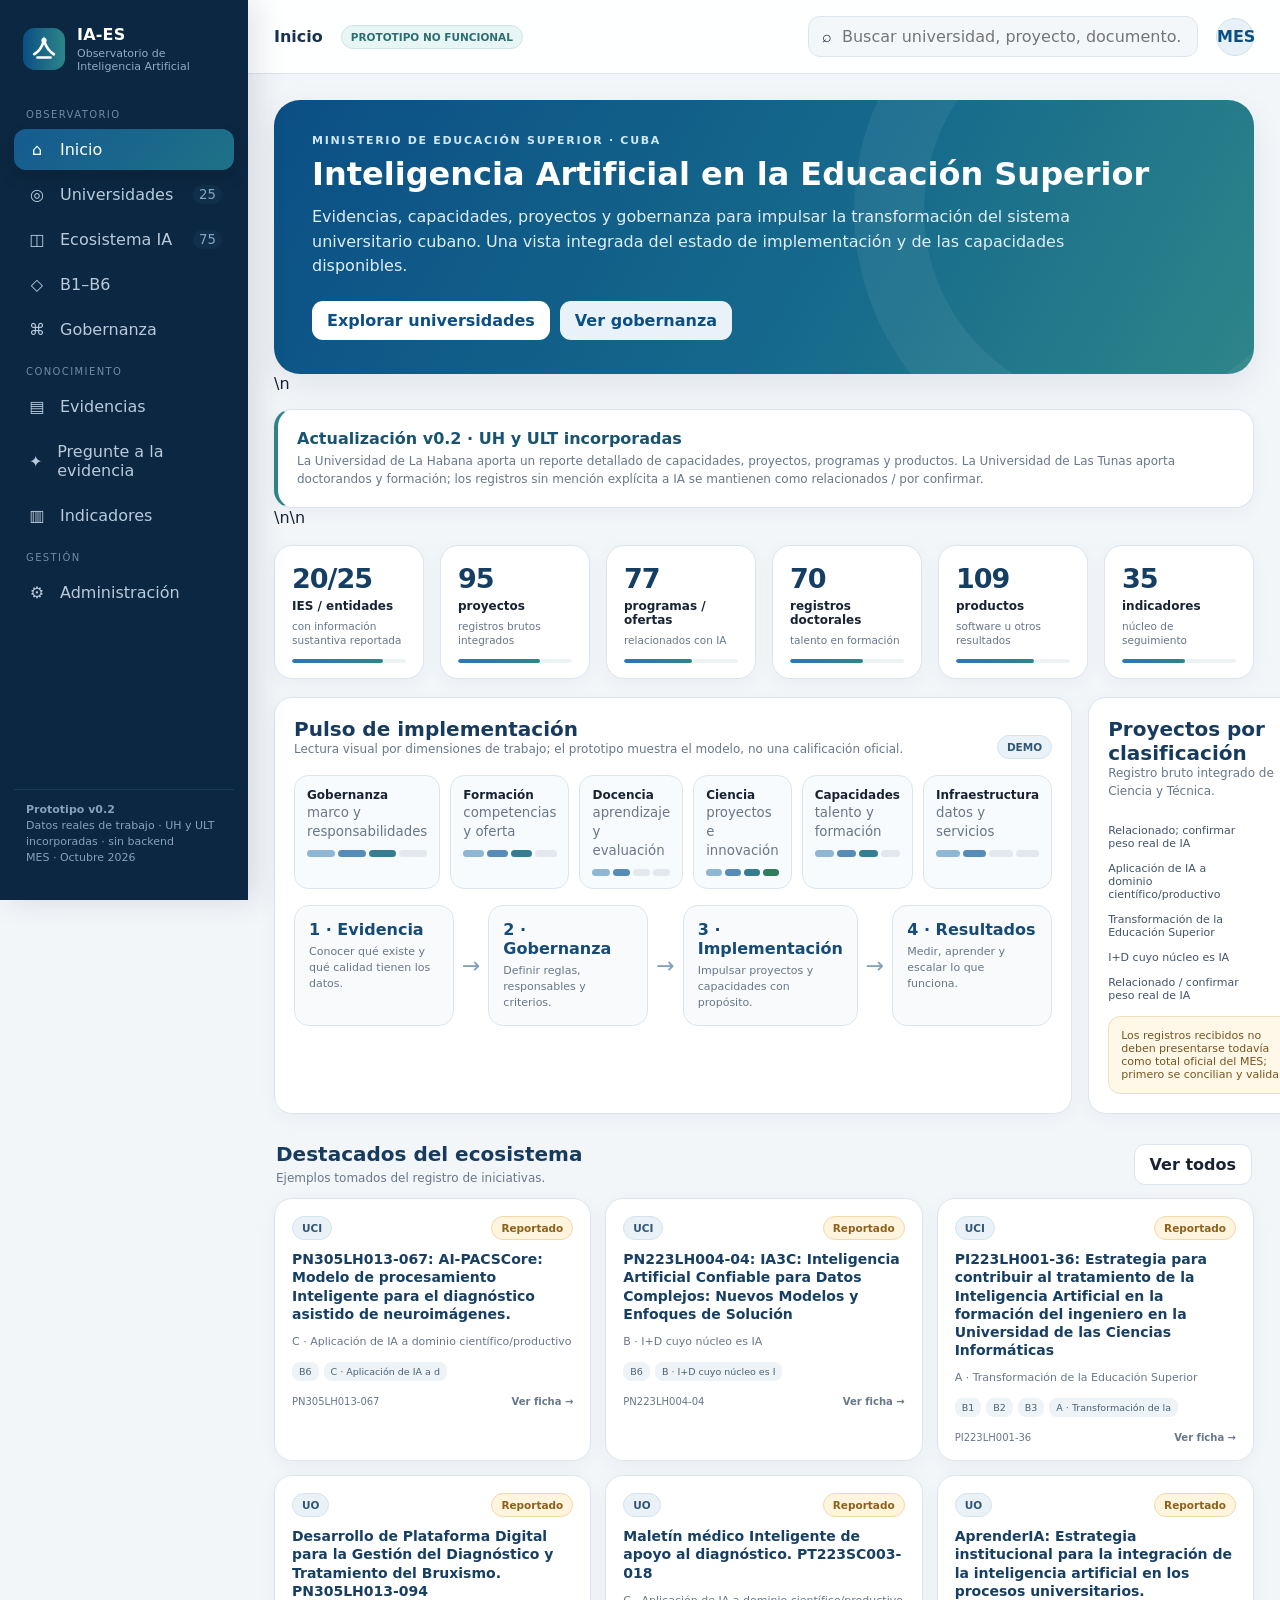
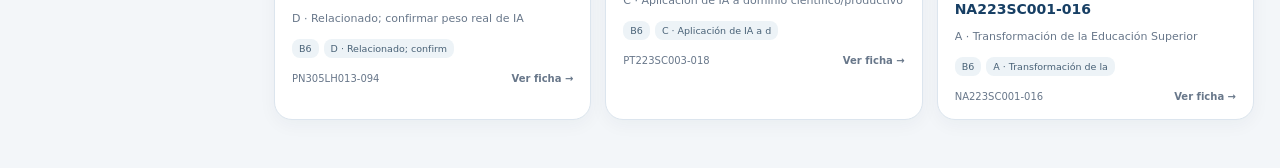
<file: index.html>
<!doctype html>
<html lang="es">
<head>
<meta charset="utf-8">
<meta name="viewport" content="width=device-width,initial-scale=1">
<title>IA-ES · Observatorio de Inteligencia Artificial en la Educación Superior</title>
<style>
:root{
 --bg:#f3f6f9;--surface:#fff;--surface2:#f8fafc;--ink:#172233;--muted:#68778a;
 --navy:#0b4f85;--blue:#2f75b5;--teal:#2f8589;--green:#2e7d5b;--amber:#ad6f17;
 --red:#a63b3b;--line:#dce5ee;--shadow:0 12px 34px rgba(18,42,67,.08);
 --radius:18px;--sidebar:248px;--topbar:74px;
}
*{box-sizing:border-box}html{scroll-behavior:smooth}body{margin:0;font-family:Inter,ui-sans-serif,system-ui,-apple-system,Segoe UI,Roboto,Arial,sans-serif;background:var(--bg);color:var(--ink)}
button,input,select,textarea{font:inherit}button{cursor:pointer}
.app{min-height:100vh}.sidebar{position:fixed;inset:0 auto 0 0;width:var(--sidebar);background:#0c2741;color:#dce9f5;padding:22px 14px;z-index:20;display:flex;flex-direction:column;box-shadow:8px 0 30px rgba(4,26,47,.12)}
.brand{display:flex;align-items:center;gap:12px;padding:3px 9px 22px}.brand svg{width:42px;height:42px;flex:none}.brand strong{display:block;color:#fff;font-size:16px;letter-spacing:.2px}.brand span{display:block;color:#92abc2;font-size:11px;margin-top:3px}
.navgroup{font-size:10px;text-transform:uppercase;letter-spacing:1.4px;color:#6f8ba5;margin:14px 12px 7px}.navbtn{width:100%;display:flex;align-items:center;gap:12px;border:0;background:transparent;color:#b8cadb;border-radius:12px;padding:11px 12px;text-align:left;margin:2px 0;transition:.18s}.navbtn:hover{background:#123554;color:#fff}.navbtn.active{background:linear-gradient(135deg,#155b90,#1f7187);color:#fff;box-shadow:0 7px 17px rgba(0,0,0,.12)}.navbtn .ico{width:22px;text-align:center;font-size:16px}.navbtn small{margin-left:auto;color:#83a4c2;background:#102f4b;border-radius:10px;padding:2px 6px}
.sidefoot{margin-top:auto;padding:12px;border-top:1px solid #193c59;color:#87a2ba;font-size:11px;line-height:1.45}
.topbar{position:fixed;left:var(--sidebar);right:0;top:0;height:var(--topbar);background:rgba(255,255,255,.92);backdrop-filter:blur(14px);border-bottom:1px solid var(--line);z-index:15;display:flex;align-items:center;padding:0 26px;gap:18px}.crumb{font-weight:750;color:#19334f}.topsearch{margin-left:auto;display:flex;align-items:center;gap:8px;background:#f4f7fa;border:1px solid var(--line);border-radius:12px;padding:9px 13px;width:min(390px,34vw)}.topsearch input{border:0;outline:0;background:transparent;width:100%;color:var(--ink)}.avatar{width:38px;height:38px;border-radius:50%;display:grid;place-items:center;background:#e7f1f7;color:var(--navy);font-weight:800;border:1px solid #cfe0ea}
.main{margin-left:var(--sidebar);padding:calc(var(--topbar) + 26px) 26px 48px;min-height:100vh}.view{display:none;animation:fade .25s ease}.view.active{display:block}@keyframes fade{from{opacity:.3;transform:translateY(4px)}to{opacity:1;transform:none}}
.hero{position:relative;overflow:hidden;border-radius:26px;padding:34px 38px;background:linear-gradient(120deg,#0b4f85,#166a8c 58%,#2f8589);color:#fff;box-shadow:var(--shadow)}.hero:after{content:"";position:absolute;width:390px;height:390px;border:70px solid rgba(255,255,255,.06);border-radius:50%;right:-130px;top:-155px}.hero .eyebrow{font-size:11px;text-transform:uppercase;letter-spacing:1.7px;color:#cfe8f3;font-weight:700}.hero h1{font-size:32px;line-height:1.12;max-width:880px;margin:10px 0 12px}.hero p{max-width:820px;color:#dfeef5;line-height:1.55;margin:0}.hero-actions{margin-top:22px;display:flex;gap:10px;flex-wrap:wrap}.btn{border:0;border-radius:11px;padding:10px 15px;font-weight:700;transition:.18s}.btn.primary{background:#fff;color:var(--navy)}.btn.primary:hover{transform:translateY(-1px);box-shadow:0 7px 16px rgba(0,0,0,.15)}.btn.soft{background:#e8f2f8;color:var(--navy)}.btn.outline{border:1px solid var(--line);background:#fff;color:var(--ink)}.btn.dark{background:#0c2741;color:#fff}.btn.teal{background:var(--teal);color:#fff}
.badge{display:inline-flex;align-items:center;gap:5px;padding:5px 9px;border-radius:999px;font-size:10.5px;font-weight:750;background:#eaf2f8;color:#315675;border:1px solid #d3e4ef}.badge.green{background:#e9f6ef;color:#28694d;border-color:#cfe7d9}.badge.amber{background:#fff4dd;color:#8d601b;border-color:#f1d9a8}.badge.red{background:#fce9e9;color:#8b3434;border-color:#efcaca}.badge.teal{background:#e8f5f5;color:#2c6f72;border-color:#cfe5e5}
.grid{display:grid;gap:16px}.kpi-grid{grid-template-columns:repeat(6,minmax(0,1fr));margin:18px 0}.card{background:var(--surface);border:1px solid var(--line);border-radius:var(--radius);box-shadow:0 5px 18px rgba(25,55,80,.045)}.kpi{padding:17px 17px 15px;min-height:116px}.kpi .num{font-size:27px;font-weight:850;color:#153e63;letter-spacing:-1px}.kpi .label{font-size:12px;font-weight:750;margin-top:5px}.kpi .sub{font-size:10.5px;color:var(--muted);margin-top:6px;line-height:1.35}.kpi .bar{height:4px;background:#edf2f5;border-radius:4px;margin-top:12px;overflow:hidden}.kpi .bar i{display:block;height:100%;background:linear-gradient(90deg,var(--blue),var(--teal));border-radius:5px}
.section-head{display:flex;align-items:flex-end;justify-content:space-between;gap:15px;margin:28px 2px 13px}.section-head h2{font-size:20px;margin:0;color:#163b5e}.section-head p{font-size:12px;color:var(--muted);margin:5px 0 0}.section-head .actions{display:flex;gap:8px}
.two{grid-template-columns:1.45fr .9fr}.three{grid-template-columns:repeat(3,1fr)}.four{grid-template-columns:repeat(4,1fr)}.panel{padding:19px}.panel h3{margin:0 0 6px;font-size:15px;color:#173d60}.panel p{margin:0;color:var(--muted);font-size:12px;line-height:1.45}
.pulse{display:grid;grid-template-columns:repeat(6,1fr);gap:10px;margin-top:16px}.pulse-item{background:#f8fbfd;border:1px solid var(--line);border-radius:14px;padding:12px}.pulse-item b{display:block;font-size:12px}.pulse-item small{color:var(--muted)}.segments{display:flex;gap:3px;margin-top:10px}.segments i{height:7px;flex:1;border-radius:5px;background:#e2e8ee}.segments i.on1{background:#8eb7d6}.segments i.on2{background:#558db8}.segments i.on3{background:#357e92}.segments i.on4{background:#2e7d5b}
.storyline{display:flex;align-items:stretch;gap:8px;margin-top:16px}.story{flex:1;padding:14px;border-radius:15px;background:#f8fafc;border:1px solid var(--line);position:relative}.story b{color:#154b76}.story p{margin-top:5px;font-size:11px}.story-arrow{display:grid;place-items:center;color:#80a1ba;font-size:22px}
.chart{padding:12px 0 0}.hbar{display:grid;grid-template-columns:140px 1fr 42px;gap:10px;align-items:center;margin:12px 0}.hbar label{font-size:11px;color:#425468}.track{height:9px;border-radius:10px;background:#edf2f5;overflow:hidden}.track i{display:block;height:100%;border-radius:10px;background:linear-gradient(90deg,#2e6fa8,#2f8589)}.hbar strong{font-size:11px;color:#173d60;text-align:right}
.mapcard{min-height:465px;position:relative;overflow:hidden;background:linear-gradient(160deg,#fdfefe,#eef5f8)}.maptoolbar{position:absolute;left:18px;top:18px;z-index:3;display:flex;gap:8px}.cuba-map{position:absolute;inset:60px 30px 30px}.cuba-outline{position:absolute;left:4%;right:4%;top:33%;height:28%;background:linear-gradient(90deg,#dceaf1,#c9e0e6);border-radius:60% 45% 62% 48% / 52% 50% 55% 48%;transform:rotate(-3deg);filter:drop-shadow(0 8px 9px rgba(30,72,99,.08))}.cuba-outline:before{content:"";position:absolute;width:18%;height:40%;background:#d4e6ec;left:-6%;bottom:-15%;border-radius:65% 20% 60% 40%;transform:rotate(18deg)}.dot{position:absolute;width:16px;height:16px;border:3px solid #fff;border-radius:50%;background:var(--blue);box-shadow:0 2px 8px rgba(17,70,105,.25);transform:translate(-50%,-50%);z-index:2;transition:.18s}.dot:hover,.dot.active{transform:translate(-50%,-50%) scale(1.35);background:var(--teal)}.dot.warn{background:var(--amber)}.dot.muted{background:#98a9b7}.maplegend{position:absolute;bottom:16px;left:18px;display:flex;gap:10px;font-size:10px;color:var(--muted)}.leg{display:flex;align-items:center;gap:5px}.leg i{width:9px;height:9px;border-radius:50%;background:var(--blue)}.leg.warn i{background:var(--amber)}.leg.muted i{background:#98a9b7}
.instlist{display:grid;gap:8px;max-height:420px;overflow:auto;padding-right:4px}.instrow{display:flex;align-items:center;gap:11px;padding:11px;border:1px solid var(--line);border-radius:13px;background:#fff;transition:.15s}.instrow:hover{border-color:#abc7d9;transform:translateX(2px)}.instlogo{width:38px;height:38px;border-radius:12px;background:#e9f2f8;color:var(--navy);display:grid;place-items:center;font-size:10px;font-weight:850}.instrow .meta{min-width:0;flex:1}.instrow b{display:block;font-size:12px}.instrow small{display:block;font-size:10.5px;color:var(--muted);margin-top:3px}.instrow .count{font-size:12px;font-weight:800;color:#2e678f}
.filters{display:grid;grid-template-columns:1.5fr repeat(3,1fr);gap:10px;margin:12px 0 16px}.control{width:100%;border:1px solid var(--line);background:#fff;border-radius:11px;padding:10px 11px;outline:none;color:var(--ink)}.control:focus{border-color:#89b6ce;box-shadow:0 0 0 3px #e5f1f7}
.tablewrap{overflow:auto;border:1px solid var(--line);border-radius:16px;background:#fff}table{border-collapse:collapse;width:100%;min-width:860px}th{position:sticky;top:0;background:#f3f7fa;color:#52687c;font-size:10px;text-transform:uppercase;letter-spacing:.5px;text-align:left;padding:11px;border-bottom:1px solid var(--line)}td{padding:12px 11px;border-bottom:1px solid #edf1f4;font-size:11.5px;vertical-align:top}tr:hover td{background:#fbfdfe}.click{cursor:pointer}
.projectgrid{display:grid;grid-template-columns:repeat(3,1fr);gap:14px}.project{padding:17px;position:relative;min-height:190px}.project .top{display:flex;justify-content:space-between;gap:10px}.project h3{font-size:14px;line-height:1.3;margin:10px 0 8px;color:#173f64}.project p{font-size:11px;color:var(--muted);line-height:1.45;display:-webkit-box;-webkit-line-clamp:3;-webkit-box-orient:vertical;overflow:hidden}.chips{display:flex;flex-wrap:wrap;gap:5px;margin-top:12px}.chip{font-size:9.5px;padding:4px 7px;border-radius:8px;background:#edf3f7;color:#486176}.project .foot{display:flex;justify-content:space-between;align-items:center;margin-top:15px;font-size:10px;color:var(--muted)}
.bgrid{display:grid;grid-template-columns:repeat(3,1fr);gap:14px}.bcard{padding:20px;min-height:190px;border-top:4px solid var(--blue);transition:.18s}.bcard:hover{transform:translateY(-2px);box-shadow:var(--shadow)}.bcard .code{font-size:11px;font-weight:850;color:var(--blue)}.bcard h3{font-size:15px;margin:8px 0;color:#183e61}.bcard p{font-size:11px;color:var(--muted);line-height:1.45}.bcard .stat{display:flex;gap:18px;margin-top:15px}.bcard .stat b{font-size:18px;color:#173e60}.bcard .stat small{display:block;color:var(--muted);font-size:9px}
.govflow{display:flex;align-items:stretch;gap:9px;margin-top:18px;overflow:auto;padding-bottom:5px}.govnode{min-width:180px;flex:1;padding:16px;border-radius:15px;border:1px solid var(--line);background:#fff}.govnode b{color:#154d77;font-size:12px}.govnode small{display:block;color:var(--muted);margin-top:6px;font-size:10.5px;line-height:1.35}.govarr{display:grid;place-items:center;color:#8aa6bb;font-size:20px}
.docgrid{display:grid;grid-template-columns:repeat(3,1fr);gap:14px}.doccard{padding:16px;min-height:170px}.docicon{width:42px;height:42px;border-radius:12px;background:#eaf2f8;display:grid;place-items:center;color:var(--navy);font-size:18px}.doccard h3{font-size:13px;margin:11px 0 6px}.doccard p{font-size:10.5px;color:var(--muted);line-height:1.4}.docmeta{margin-top:10px;font-size:9.5px;color:#75869a}
.ai-shell{display:grid;grid-template-columns:1fr 290px;gap:16px}.chat{min-height:580px;display:flex;flex-direction:column;overflow:hidden}.chat-head{padding:17px 20px;border-bottom:1px solid var(--line);display:flex;align-items:center;gap:11px}.spark{width:38px;height:38px;border-radius:13px;background:linear-gradient(135deg,#0f5688,#2f8589);display:grid;place-items:center;color:#fff;font-size:18px}.messages{flex:1;padding:20px;overflow:auto;background:linear-gradient(#fff,#fbfdfe)}.msg{max-width:80%;padding:13px 15px;border-radius:16px;margin-bottom:13px;font-size:12px;line-height:1.5}.msg.user{margin-left:auto;background:#0d5788;color:#fff;border-bottom-right-radius:5px}.msg.bot{background:#eef5f8;border:1px solid #dce9ef;border-bottom-left-radius:5px}.msg .sources{border-top:1px solid #d5e2e8;margin-top:10px;padding-top:8px;font-size:10px;color:#5f788a}.chat-input{padding:14px;border-top:1px solid var(--line);display:flex;gap:8px}.chat-input input{flex:1}.suggestions{padding:17px}.suggestion{padding:11px;border:1px solid var(--line);border-radius:12px;margin-top:9px;font-size:11px;color:#3f5669;background:#fff;cursor:pointer}.suggestion:hover{background:#f4f8fa}
.admin-grid{display:grid;grid-template-columns:230px 1fr;gap:16px}.admin-menu{padding:10px}.admin-menu button{display:block;width:100%;border:0;background:transparent;text-align:left;padding:10px 11px;border-radius:10px;color:#4d6377}.admin-menu button.active{background:#eaf2f8;color:#174f77;font-weight:800}.form{padding:21px}.formgrid{display:grid;grid-template-columns:1fr 1fr;gap:13px}.field label{display:block;font-size:10px;font-weight:800;color:#52667a;margin-bottom:5px}.field.full{grid-column:1/-1}textarea.control{min-height:88px;resize:vertical}.upload-zone{border:2px dashed #b9ccda;border-radius:16px;padding:27px;text-align:center;background:#f8fbfc;color:#5d7285}.upload-zone b{display:block;color:#234b69;margin-bottom:5px}
.drawerbg{position:fixed;inset:0;background:rgba(8,27,43,.34);z-index:60;opacity:0;pointer-events:none;transition:.2s}.drawerbg.open{opacity:1;pointer-events:auto}.drawer{position:absolute;right:0;top:0;bottom:0;width:min(680px,92vw);background:#fff;box-shadow:-25px 0 55px rgba(0,0,0,.16);padding:24px;overflow:auto;transform:translateX(100%);transition:.22s}.drawerbg.open .drawer{transform:none}.drawerhead{display:flex;justify-content:space-between;gap:12px;align-items:flex-start;border-bottom:1px solid var(--line);padding-bottom:14px}.drawerhead h2{margin:8px 0 0;font-size:20px;color:#173f64}.close{border:0;background:#eef3f6;border-radius:10px;width:36px;height:36px;font-size:18px}.detailgrid{display:grid;grid-template-columns:1fr 1fr;gap:10px;margin-top:17px}.detail{padding:12px;border-radius:12px;background:#f8fafb;border:1px solid #e4ebf0}.detail b{font-size:9.5px;text-transform:uppercase;color:#6a8093;letter-spacing:.4px}.detail p{font-size:11.5px;margin:5px 0 0;line-height:1.42}.timeline{display:flex;gap:5px;margin:14px 0}.timeline i{flex:1;height:7px;border-radius:6px;background:#e5edf2}.timeline i.on{background:var(--teal)}.empty-note{padding:12px;border-radius:12px;background:#fff8e9;border:1px solid #f1dfbb;color:#76551f;font-size:11px}
.toast{position:fixed;right:24px;bottom:24px;background:#0b3556;color:#fff;padding:13px 16px;border-radius:12px;box-shadow:0 14px 40px rgba(0,0,0,.2);z-index:90;opacity:0;transform:translateY(10px);pointer-events:none;transition:.2s}.toast.show{opacity:1;transform:none}
.mobilebar{display:none}
@media(max-width:1180px){.kpi-grid{grid-template-columns:repeat(3,1fr)}.projectgrid,.bgrid,.docgrid{grid-template-columns:repeat(2,1fr)}.pulse{grid-template-columns:repeat(3,1fr)}}
@media(max-width:860px){:root{--sidebar:0px}.sidebar{display:none}.topbar{left:0;padding:0 14px}.topsearch{display:none}.main{margin-left:0;padding-left:14px;padding-right:14px;padding-bottom:86px}.mobilebar{display:flex;position:fixed;z-index:50;left:10px;right:10px;bottom:10px;background:#0c2741;border-radius:16px;padding:8px;justify-content:space-around;box-shadow:0 10px 35px rgba(0,0,0,.2)}.mobilebar button{border:0;background:transparent;color:#a8c0d4;font-size:10px;padding:7px}.mobilebar button.active{color:#fff}.two,.ai-shell,.admin-grid{grid-template-columns:1fr}.kpi-grid{grid-template-columns:repeat(2,1fr)}.projectgrid,.bgrid,.docgrid,.three,.four{grid-template-columns:1fr}.filters{grid-template-columns:1fr 1fr}.hero{padding:27px 24px}.hero h1{font-size:26px}}
</style>
</head>
<body>
<div class="app">
<aside class="sidebar">
  <div class="brand"><svg viewBox="0 0 64 64" aria-hidden="true"><defs><linearGradient id="g" x1="0" x2="1"><stop stop-color="#0b4f85"/><stop offset="1" stop-color="#2d8589"/></linearGradient></defs><rect width="64" height="64" rx="18" fill="url(#g)"/><path d="M17 40c8-4 12-11 15-21 3 10 8 17 15 21M22 45h20" fill="none" stroke="#fff" stroke-width="4" stroke-linecap="round"/><circle cx="32" cy="19" r="4" fill="#fff"/></svg><div><strong>IA-ES</strong><span>Observatorio de Inteligencia Artificial</span></div></div>
  <div class="navgroup">Observatorio</div>
  <button class="navbtn active" data-view="home"><span class="ico">⌂</span> Inicio</button>
  <button class="navbtn" data-view="universities"><span class="ico">◎</span> Universidades <small>25</small></button>
  <button class="navbtn" data-view="ecosystem"><span class="ico">◫</span> Ecosistema IA <small>75</small></button>
  <button class="navbtn" data-view="strategy"><span class="ico">◇</span> B1–B6</button>
  <button class="navbtn" data-view="governance"><span class="ico">⌘</span> Gobernanza</button>
  <div class="navgroup">Conocimiento</div>
  <button class="navbtn" data-view="evidence"><span class="ico">▤</span> Evidencias</button>
  <button class="navbtn" data-view="assistant"><span class="ico">✦</span> Pregunte a la evidencia</button>
  <button class="navbtn" data-view="analytics"><span class="ico">▥</span> Indicadores</button>
  <div class="navgroup">Gestión</div>
  <button class="navbtn" data-view="admin"><span class="ico">⚙</span> Administración</button>
  <div class="sidefoot"><b>Prototipo v0.2</b><br>Datos reales de trabajo · UH y ULT incorporadas · sin backend<br>MES · Octubre 2026</div>
</aside>

<header class="topbar">
 <div class="crumb" id="crumb">Inicio</div>
 <div class="badge teal">PROTOTIPO NO FUNCIONAL</div>
 <div class="topsearch"><span>⌕</span><input id="globalSearch" placeholder="Buscar universidad, proyecto, documento..."></div>
 <div class="avatar">MES</div>
</header>

<main class="main">
<section class="view active" id="view-home">
 <div class="hero">
  <div class="eyebrow">Ministerio de Educación Superior · Cuba</div>
  <h1>Inteligencia Artificial en la Educación Superior</h1>
  <p>Evidencias, capacidades, proyectos y gobernanza para impulsar la transformación del sistema universitario cubano. Una vista integrada del estado de implementación y de las capacidades disponibles.</p>
  <div class="hero-actions"><button class="btn primary" onclick="go('universities')">Explorar universidades</button><button class="btn soft" onclick="go('governance')">Ver gobernanza</button></div>
 </div>\n <div class="card panel" style="margin-top:16px;border-left:4px solid var(--teal)"><b style="color:#185372">Actualización v0.2 · UH y ULT incorporadas</b><p style="margin-top:5px">La Universidad de La Habana aporta un reporte detallado de capacidades, proyectos, programas y productos. La Universidad de Las Tunas aporta doctorandos y formación; los registros sin mención explícita a IA se mantienen como relacionados / por confirmar.</p></div>\n\n <div class="grid kpi-grid" id="homeKpis"></div>

 <div class="grid two">
  <div class="card panel">
   <div class="section-head" style="margin:0"><div><h2>Pulso de implementación</h2><p>Lectura visual por dimensiones de trabajo; el prototipo muestra el modelo, no una calificación oficial.</p></div><span class="badge">DEMO</span></div>
   <div class="pulse">
    <div class="pulse-item"><b>Gobernanza</b><small>marco y responsabilidades</small><div class="segments"><i class="on1"></i><i class="on2"></i><i class="on3"></i><i></i></div></div>
    <div class="pulse-item"><b>Formación</b><small>competencias y oferta</small><div class="segments"><i class="on1"></i><i class="on2"></i><i class="on3"></i><i></i></div></div>
    <div class="pulse-item"><b>Docencia</b><small>aprendizaje y evaluación</small><div class="segments"><i class="on1"></i><i class="on2"></i><i></i><i></i></div></div>
    <div class="pulse-item"><b>Ciencia</b><small>proyectos e innovación</small><div class="segments"><i class="on1"></i><i class="on2"></i><i class="on3"></i><i class="on4"></i></div></div>
    <div class="pulse-item"><b>Capacidades</b><small>talento y formación</small><div class="segments"><i class="on1"></i><i class="on2"></i><i class="on3"></i><i></i></div></div>
    <div class="pulse-item"><b>Infraestructura</b><small>datos y servicios</small><div class="segments"><i class="on1"></i><i class="on2"></i><i></i><i></i></div></div>
   </div>
   <div class="storyline">
    <div class="story"><b>1 · Evidencia</b><p>Conocer qué existe y qué calidad tienen los datos.</p></div><div class="story-arrow">→</div>
    <div class="story"><b>2 · Gobernanza</b><p>Definir reglas, responsables y criterios.</p></div><div class="story-arrow">→</div>
    <div class="story"><b>3 · Implementación</b><p>Impulsar proyectos y capacidades con propósito.</p></div><div class="story-arrow">→</div>
    <div class="story"><b>4 · Resultados</b><p>Medir, aprender y escalar lo que funciona.</p></div>
   </div>
  </div>
  <div class="card panel">
   <div class="section-head" style="margin:0"><div><h2>Proyectos por clasificación</h2><p>Registro bruto integrado de Ciencia y Técnica.</p></div></div>
   <div class="chart" id="classChart"></div>
   <div class="empty-note" style="margin-top:14px">Los registros recibidos no deben presentarse todavía como total oficial del MES; primero se concilian y validan.</div>
  </div>
 </div>

 <div class="section-head"><div><h2>Destacados del ecosistema</h2><p>Ejemplos tomados del registro de iniciativas.</p></div><button class="btn outline" onclick="go('ecosystem')">Ver todos</button></div>
 <div class="projectgrid" id="featuredProjects"></div>
</section>

<section class="view" id="view-universities">
 <div class="section-head"><div><h2>IA en las universidades</h2><p>Mapa y lectura institucional de las capacidades reportadas.</p></div><div class="actions"><span class="badge amber">Datos en depuración</span><button class="btn dark" onclick="showToast('Vista de carga institucional — prototipo')">Actualizar datos</button></div></div>
 <div class="grid two">
  <div class="card mapcard">
   <div class="maptoolbar"><select class="control" id="mapMetric" onchange="renderMap()" style="width:190px"><option value="projects">Proyectos</option><option value="doctorands">Doctorandos</option><option value="programs">Programas/ofertas</option><option value="products">Productos</option></select></div>
   <div class="cuba-map" id="cubaMap"><div class="cuba-outline"></div></div>
   <div class="maplegend"><span class="leg"><i></i> información</span><span class="leg warn"><i></i> requiere conciliación</span><span class="leg muted"><i></i> información insuficiente</span></div>
  </div>
  <div class="card panel">
   <h3>Instituciones / entidades</h3><p>Seleccione una institución para abrir su ficha.</p>
   <div class="filters" style="grid-template-columns:1fr;margin:12px 0"><input class="control" id="instSearch" placeholder="Buscar institución..." oninput="renderInstitutions()"></div>
   <div class="instlist" id="institutionList"></div>
  </div>
 </div>
 <div id="institutionProfile" style="margin-top:16px"></div>
</section>

<section class="view" id="view-ecosystem">
 <div class="section-head"><div><h2>Ecosistema de IA</h2><p>Proyectos, programas, productos y talento conectados por institución, objetivo estratégico y estado de evidencia.</p></div><div class="actions"><button class="btn outline" onclick="showToast('Exportación simulada')">Exportar</button><button class="btn teal" onclick="go('admin')">+ Nueva iniciativa</button></div></div>
 <div class="filters">
  <input class="control" id="ecoSearch" placeholder="Buscar por nombre, código o responsable..." oninput="renderEcosystem()">
  <select class="control" id="ecoKind" onchange="renderEcosystem()"><option value="projects">Proyectos</option><option value="programs">Programas / ofertas</option><option value="products">Productos</option><option value="doctorands">Doctorandos</option></select>
  <select class="control" id="ecoCenter" onchange="renderEcosystem()"><option value="">Todas las instituciones</option></select>
  <select class="control" id="ecoClass" onchange="renderEcosystem()"><option value="">Todas las clasificaciones</option></select>
 </div>
 <div class="projectgrid" id="ecosystemGrid"></div>
</section>

<section class="view" id="view-strategy">
 <div class="hero" style="padding:28px 32px">
  <div class="eyebrow">Estrategia Nacional de Inteligencia Artificial · Eje B Capital Humano</div>
  <h1 style="font-size:28px">De B1 a B6: qué transformar en la Educación Superior</h1>
  <p>La Matriz Maestra conecta cada objetivo con acciones, evidencias, responsables, indicadores y proyectos.</p>
 </div>
 <div class="section-head"><div><h2>Objetivos estratégicos</h2><p>Seleccione un objetivo para ver sus acciones y evidencias.</p></div><span class="badge">49 acciones totales · incluye transversales</span></div>
 <div class="bgrid" id="bGrid"></div>
 <div class="card panel" id="bDetails" style="margin-top:16px"></div>
</section>

<section class="view" id="view-governance">
 <div class="section-head"><div><h2>Gobernanza de la IA</h2><p>Del marco nacional a la implementación concreta en las instituciones.</p></div><span class="badge green">Lineamientos v0.2 · consulta</span></div>
 <div class="card panel">
  <h3>Arquitectura de gobernanza</h3><p>Los Lineamientos funcionan como puente entre la Estrategia Nacional y la ejecución universitaria.</p>
  <div class="govflow">
   <div class="govnode"><b>Estrategia Nacional IA</b><small>Marco país y prioridades nacionales.</small></div><div class="govarr">→</div>
   <div class="govnode"><b>Eje B · Capital Humano</b><small>B1–B6 como columna vertebral.</small></div><div class="govarr">→</div>
   <div class="govnode"><b>Lineamientos MES</b><small>Principios, responsabilidades y reglas comunes.</small></div><div class="govarr">→</div>
   <div class="govnode"><b>Estrategia / plan IES</b><small>Adaptación institucional y portafolio propio.</small></div><div class="govarr">→</div>
   <div class="govnode"><b>Proyectos + indicadores</b><small>Implementación, evidencia y mejora.</small></div>
  </div>
 </div>
 <div class="grid three" style="margin-top:16px">
  <div class="card panel"><h3>10 principios</h3><p>Propósito, agencia humana, responsabilidad, transparencia, integridad, inclusión, privacidad, soberanía, sostenibilidad y rigor.</p><div class="chips"><span class="chip">Respaldo 2025–2026</span><span class="chip">Consulta experta</span></div></div>
  <div class="card panel"><h3>Gate de soluciones IA</h3><p>Propósito → datos → impacto humano → calidad → accesibilidad → TCO → evidencia.</p><div class="chips"><span class="chip">Verde · Escalar</span><span class="chip">Ámbar · Piloto</span><span class="chip">Rojo · No desplegar</span></div></div>
  <div class="card panel"><h3>Modelo MES + IES</h3><p>Marco común nacional con adaptación institucional y responsabilidades claras.</p><div class="chips"><span class="chip">Gobernanza</span><span class="chip">Monitoreo</span><span class="chip">Calidad</span></div></div>
 </div>
 <div class="section-head"><div><h2>Instrumentos de gobernanza</h2><p>Documentos que acompañan el marco rector.</p></div></div>
 <div class="docgrid">
  <div class="card doccard"><div class="docicon">§</div><h3>Lineamientos MES</h3><p>Gobernanza, desarrollo y uso responsable de IA en la Educación Superior.</p><div class="docmeta">v0.2 · consulta técnica · APA 7</div></div>
  <div class="card doccard"><div class="docicon">✓</div><h3>Checklist de soluciones</h3><p>Evaluación proporcional al riesgo antes de pilotar o escalar.</p><div class="docmeta">14 criterios disponibles</div></div>
  <div class="card doccard"><div class="docicon">▦</div><h3>Modelo de estrategia IES</h3><p>Plantilla adaptable: diagnóstico, gobernanza, capacidades, proyectos e indicadores.</p><div class="docmeta">Instrumento propuesto</div></div>
  <div class="card doccard"><div class="docicon">A</div><h3>Evaluación y tesis</h3><p>Autoría, transparencia, declaración de uso e integridad académica.</p><div class="docmeta">En elaboración</div></div>
  <div class="card doccard"><div class="docicon">⌁</div><h3>Datos y seguridad</h3><p>Criterios para servicios externos, datos sensibles, portabilidad y soberanía.</p><div class="docmeta">En elaboración</div></div>
  <div class="card doccard"><div class="docicon">◉</div><h3>Sistema de indicadores</h3><p>Adopción, preparación, resultados y riesgos.</p><div class="docmeta">35 indicadores en la matriz</div></div>
 </div>
</section>

<section class="view" id="view-evidence">
 <div class="section-head"><div><h2>Biblioteca de evidencias</h2><p>Documentos institucionales, investigaciones, informes, presentaciones y evidencias vinculadas a proyectos e indicadores.</p></div><button class="btn teal" onclick="openUpload()">↑ Subir documento</button></div>
 <div class="filters"><input class="control" id="docSearch" placeholder="Buscar documento..." oninput="renderDocs()"><select class="control"><option>Todos los tipos</option><option>Política / normativa</option><option>Investigación</option><option>Evidencia institucional</option></select><select class="control"><option>Todas las instituciones</option></select><select class="control"><option>2025–2026</option></select></div>
 <div class="docgrid" id="documentsGrid"></div>
</section>

<section class="view" id="view-assistant">
 <div class="section-head"><div><h2>Pregunte a la evidencia</h2><p>Interfaz conceptual para consultar únicamente la información registrada y devolver respuestas con fuentes.</p></div><span class="badge teal">IA CON FUENTES</span></div>
 <div class="ai-shell">
  <div class="card chat">
   <div class="chat-head"><div class="spark">✦</div><div><b>Asistente IA-ES</b><div style="font-size:10px;color:var(--muted)">Responde a partir de la evidencia del observatorio</div></div></div>
   <div class="messages" id="messages">
    <div class="msg bot"><b>¿Qué necesita conocer?</b><br>Puedo ayudar a explorar universidades, proyectos, formación, capacidades y gobernanza. En el sistema real, cada respuesta deberá mostrar las evidencias que la sustentan.</div>
   </div>
   <div class="chat-input"><input class="control" id="chatInput" placeholder="Ej.: ¿Qué universidades tienen proyectos de IA aplicados a salud?" onkeydown="if(event.key==='Enter')askDemo()"><button class="btn dark" onclick="askDemo()">Enviar</button></div>
  </div>
  <div class="card suggestions"><h3>Preguntas sugeridas</h3><div class="suggestion" onclick="askSuggestion(this)">¿Qué proyectos de IA están aplicados a salud?</div><div class="suggestion" onclick="askSuggestion(this)">¿Qué evidencia tenemos en UCLV?</div><div class="suggestion" onclick="askSuggestion(this)">¿Qué iniciativas se relacionan con B2?</div><div class="suggestion" onclick="askSuggestion(this)">¿Qué universidades reportan más proyectos?</div><div class="suggestion" onclick="askSuggestion(this)">¿Qué documentos sustentan la gobernanza?</div><div class="empty-note" style="margin-top:16px">Prototipo: la respuesta se simula usando el dataset local; no hay modelo de IA conectado.</div></div>
 </div>
</section>

<section class="view" id="view-analytics">
 <div class="section-head"><div><h2>Indicadores y analítica</h2><p>Visualizaciones para observar cobertura, capacidades y estructura del ecosistema.</p></div><span class="badge">35 indicadores definidos</span></div>
 <div class="grid three">
  <div class="card panel"><h3>Acciones B1–B6</h3><div class="chart" id="bChart"></div></div>
  <div class="card panel"><h3>Cobertura institucional</h3><div style="display:grid;place-items:center;height:210px"><div style="width:150px;height:150px;border-radius:50%;background:conic-gradient(var(--teal) 0 259deg,#e8eef2 0);display:grid;place-items:center"><div style="width:112px;height:112px;border-radius:50%;background:#fff;display:grid;place-items:center;text-align:center"><div><b style="font-size:28px;color:#174b72">18/25</b><br><small style="color:var(--muted)">con datos sustantivos</small></div></div></div></div></div>
  <div class="card panel"><h3>Calidad de evidencia</h3><p style="margin-bottom:15px">Estado actual del registro: la evidencia recibida está mayoritariamente en fase de reporte y conciliación.</p><div class="hbar"><label>Reportado</label><div class="track"><i style="width:100%"></i></div><strong>base</strong></div><div class="hbar"><label>Depurado</label><div class="track"><i style="width:28%"></i></div><strong>demo</strong></div><div class="hbar"><label>Validado</label><div class="track"><i style="width:8%"></i></div><strong>demo</strong></div><div class="empty-note">Las barras “Depurado/Validado” son solo ilustración de UX; el dataset actual no contiene todavía esos estados consolidados.</div></div>
 </div>
 <div class="section-head"><div><h2>Proyectos por institución</h2><p>Se usan registros de anexos cuando existen; los valores no son totales oficiales.</p></div></div>
 <div class="card panel"><div class="chart" id="institutionChart"></div></div>
</section>

<section class="view" id="view-admin">
 <div class="section-head"><div><h2>Administración</h2><p>Ejemplo de cómo se gestionarían datos, evidencias y flujos de validación.</p></div><span class="badge amber">DEMO · NO GUARDA EN SERVIDOR</span></div>
 <div class="admin-grid">
  <div class="card admin-menu"><button class="active">Nuevo proyecto</button><button>Instituciones</button><button>Programas</button><button>Personas</button><button>Productos</button><button>Documentos</button><button>Indicadores</button><button>Usuarios y roles</button><button>Catálogos</button><button>Auditoría</button></div>
  <div class="card form">
   <h3>Registrar nueva iniciativa</h3><p>Flujo propuesto: Borrador → Reportado por IES → En revisión → Depurado → Validado MES → Publicado.</p>
   <div class="formgrid" style="margin-top:18px">
    <div class="field full"><label>Nombre de la iniciativa</label><input class="control" value="Sistema de tutoría académica asistida por IA"></div>
    <div class="field"><label>Institución</label><select class="control"><option>Universidad Central «Marta Abreu» de Las Villas</option><option>Universidad de Oriente</option><option>Universidad de las Ciencias Informáticas</option></select></div>
    <div class="field"><label>Tipo</label><select class="control"><option>Proyecto de transformación universitaria</option><option>I+D cuyo núcleo es IA</option><option>Aplicación de IA a dominio científico/productivo</option></select></div>
    <div class="field"><label>Responsable</label><input class="control" placeholder="Nombre / cargo"></div>
    <div class="field"><label>Objetivos B1–B6</label><select class="control"><option>B2 · Enseñanza y aprendizaje</option><option>B1 · Currículo</option><option>B3 · Formación docente</option></select></div>
    <div class="field full"><label>Descripción</label><textarea class="control">Piloto orientado a apoyar la tutoría y la retroalimentación académica, con supervisión docente y evaluación de impacto.</textarea></div>
    <div class="field"><label>Estado de implementación</label><select class="control"><option>Idea</option><option selected>Piloto</option><option>Implementación</option><option>Escalado</option></select></div>
    <div class="field"><label>Estado de evidencia</label><select class="control"><option>Borrador</option><option>Reportado por IES</option><option>En revisión</option></select></div>
    <div class="field full"><label>Evidencias</label><div class="upload-zone" onclick="showToast('Carga de archivos simulada')"><b>Arrastre documentos o haga clic para seleccionar</b>PDF, DOCX, XLSX, PPTX, imágenes · el sistema real conservará metadatos y trazabilidad.</div></div>
   </div>
   <div style="display:flex;gap:9px;justify-content:flex-end;margin-top:18px"><button class="btn outline" onclick="showToast('Borrador simulado')">Guardar borrador</button><button class="btn teal" onclick="showToast('Enviado a revisión — simulación')">Enviar a revisión</button></div>
  </div>
 </div>
</section>
</main>

<nav class="mobilebar"><button onclick="go('home')">Inicio</button><button onclick="go('universities')">IES</button><button onclick="go('ecosystem')">Ecosistema</button><button onclick="go('assistant')">IA</button><button onclick="go('admin')">Gestión</button></nav>
</div>

<div class="drawerbg" id="drawerBg" onclick="if(event.target===this)closeDrawer()"><div class="drawer" id="drawer"></div></div>
<div class="toast" id="toast"></div>

<script>
const DATA={"summary": [{"Centro": "UPR", "Profesores que imparten IA (declarado)": "6", "Graduados posgrado IA (declarado)": "1", "Doctorandos (declarado)": "1", "Proyectos (declarado)": "0", "Programas (declarado)": "0", "Productos (declarado)": "2", "Doctorandos (registros anexo)": 1, "Proyectos (registros anexo)": "", "Programas/ofertas (registros anexo)": "", "Productos (registros anexo)": 2, "Estado evidencia": "Reportado", "Observaciones de conciliación": "", "Fuente principal": "TABLAS PARA MINISTRO IA.docx"}, {"Centro": "UH", "Profesores que imparten IA (declarado)": "42", "Graduados posgrado IA (declarado)": "22", "Doctorandos (declarado)": "10", "Proyectos (declarado)": "19", "Programas (declarado)": "7 programas académicos + 3 superación profesional", "Productos (declarado)": "34", "Doctorandos (registros anexo)": 10, "Proyectos (registros anexo)": 20, "Programas/ofertas (registros anexo)": 10, "Productos (registros anexo)": 34, "Estado evidencia": "Reportado", "Observaciones de conciliación": "proyectos: resumen 19 vs detalle 20 (uno aprobado para iniciar en 2027)", "Fuente principal": "informe_IA_MES_2026_tablas UH.docx"}, {"Centro": "CUJAE", "Profesores que imparten IA (declarado)": "", "Graduados posgrado IA (declarado)": "", "Doctorandos (declarado)": "", "Proyectos (declarado)": "", "Programas (declarado)": "", "Productos (declarado)": "", "Doctorandos (registros anexo)": "", "Proyectos (registros anexo)": "", "Programas/ofertas (registros anexo)": "", "Productos (registros anexo)": "", "Estado evidencia": "Reportado", "Observaciones de conciliación": "", "Fuente principal": "TABLAS PARA MINISTRO IA.docx"}, {"Centro": "UCI", "Profesores que imparten IA (declarado)": "321", "Graduados posgrado IA (declarado)": "261", "Doctorandos (declarado)": "10", "Proyectos (declarado)": "4", "Programas (declarado)": "6", "Productos (declarado)": "0", "Doctorandos (registros anexo)": 10, "Proyectos (registros anexo)": 4, "Programas/ofertas (registros anexo)": 6, "Productos (registros anexo)": "", "Estado evidencia": "Reportado", "Observaciones de conciliación": "", "Fuente principal": "TABLAS PARA MINISTRO IA.docx"}, {"Centro": "UCPEJV", "Profesores que imparten IA (declarado)": "6", "Graduados posgrado IA (declarado)": "6", "Doctorandos (declarado)": "1", "Proyectos (declarado)": "1", "Programas (declarado)": "0", "Productos (declarado)": "0", "Doctorandos (registros anexo)": 1, "Proyectos (registros anexo)": 1, "Programas/ofertas (registros anexo)": 3, "Productos (registros anexo)": "", "Estado evidencia": "Reportado", "Observaciones de conciliación": "programas: resumen 0 vs anexo 3", "Fuente principal": "TABLAS PARA MINISTRO IA.docx"}, {"Centro": "UCCFD", "Profesores que imparten IA (declarado)": "", "Graduados posgrado IA (declarado)": "", "Doctorandos (declarado)": "", "Proyectos (declarado)": "", "Programas (declarado)": "", "Productos (declarado)": "", "Doctorandos (registros anexo)": "", "Proyectos (registros anexo)": "", "Programas/ofertas (registros anexo)": "", "Productos (registros anexo)": "", "Estado evidencia": "Reportado", "Observaciones de conciliación": "", "Fuente principal": "TABLAS PARA MINISTRO IA.docx"}, {"Centro": "ESCEG", "Profesores que imparten IA (declarado)": "6", "Graduados posgrado IA (declarado)": "194", "Doctorandos (declarado)": "3", "Proyectos (declarado)": "1", "Programas (declarado)": "3", "Productos (declarado)": "7", "Doctorandos (registros anexo)": 3, "Proyectos (registros anexo)": 1, "Programas/ofertas (registros anexo)": 3, "Productos (registros anexo)": 7, "Estado evidencia": "Reportado", "Observaciones de conciliación": "", "Fuente principal": "TABLAS PARA MINISTRO IA.docx"}, {"Centro": "UIJ", "Profesores que imparten IA (declarado)": "5", "Graduados posgrado IA (declarado)": "2", "Doctorandos (declarado)": "2", "Proyectos (declarado)": "1", "Programas (declarado)": "0", "Productos (declarado)": "7", "Doctorandos (registros anexo)": 2, "Proyectos (registros anexo)": 1, "Programas/ofertas (registros anexo)": "", "Productos (registros anexo)": 6, "Estado evidencia": "Reportado", "Observaciones de conciliación": "productos: resumen 7 vs anexo 6", "Fuente principal": "TABLAS PARA MINISTRO IA.docx"}, {"Centro": "UNAH", "Profesores que imparten IA (declarado)": "11", "Graduados posgrado IA (declarado)": "27", "Doctorandos (declarado)": "1", "Proyectos (declarado)": "4", "Programas (declarado)": "7", "Productos (declarado)": "6", "Doctorandos (registros anexo)": 1, "Proyectos (registros anexo)": 4, "Programas/ofertas (registros anexo)": 5, "Productos (registros anexo)": 6, "Estado evidencia": "Reportado", "Observaciones de conciliación": "programas: resumen 7 vs anexo 5", "Fuente principal": "TABLAS PARA MINISTRO IA.docx"}, {"Centro": "UA", "Profesores que imparten IA (declarado)": "12", "Graduados posgrado IA (declarado)": "84", "Doctorandos (declarado)": "3", "Proyectos (declarado)": "0", "Programas (declarado)": "0", "Productos (declarado)": "1", "Doctorandos (registros anexo)": 3, "Proyectos (registros anexo)": "", "Programas/ofertas (registros anexo)": "", "Productos (registros anexo)": 1, "Estado evidencia": "Reportado", "Observaciones de conciliación": "", "Fuente principal": "TABLAS PARA MINISTRO IA.docx"}, {"Centro": "UM", "Profesores que imparten IA (declarado)": "10", "Graduados posgrado IA (declarado)": "215", "Doctorandos (declarado)": "3", "Proyectos (declarado)": "6", "Programas (declarado)": "2", "Productos (declarado)": "7", "Doctorandos (registros anexo)": 3, "Proyectos (registros anexo)": 6, "Programas/ofertas (registros anexo)": 2, "Productos (registros anexo)": 7, "Estado evidencia": "Reportado", "Observaciones de conciliación": "", "Fuente principal": "TABLAS PARA MINISTRO IA.docx"}, {"Centro": "UCf", "Profesores que imparten IA (declarado)": "17", "Graduados posgrado IA (declarado)": "73", "Doctorandos (declarado)": "3", "Proyectos (declarado)": "2", "Programas (declarado)": "0", "Productos (declarado)": "0", "Doctorandos (registros anexo)": 3, "Proyectos (registros anexo)": 2, "Programas/ofertas (registros anexo)": "", "Productos (registros anexo)": "", "Estado evidencia": "Reportado", "Observaciones de conciliación": "", "Fuente principal": "TABLAS PARA MINISTRO IA.docx"}, {"Centro": "UCLV", "Profesores que imparten IA (declarado)": "42", "Graduados posgrado IA (declarado)": "142", "Doctorandos (declarado)": "18", "Proyectos (declarado)": "12", "Programas (declarado)": "", "Productos (declarado)": "", "Doctorandos (registros anexo)": 18, "Proyectos (registros anexo)": 15, "Programas/ofertas (registros anexo)": 12, "Productos (registros anexo)": 6, "Estado evidencia": "Reportado", "Observaciones de conciliación": "proyectos: resumen 12 vs anexo 15; programas: anexo aporta 12 registros; resumen sin cifra; productos: anexo aporta 6 registros; resumen sin cifra", "Fuente principal": "Información IA-UCLV -octubre 2026.docx"}, {"Centro": "UNICA", "Profesores que imparten IA (declarado)": "3", "Graduados posgrado IA (declarado)": "0", "Doctorandos (declarado)": "0", "Proyectos (declarado)": "0", "Programas (declarado)": "0", "Productos (declarado)": "0", "Doctorandos (registros anexo)": "", "Proyectos (registros anexo)": "", "Programas/ofertas (registros anexo)": "", "Productos (registros anexo)": "", "Estado evidencia": "Reportado", "Observaciones de conciliación": "", "Fuente principal": "TABLAS PARA MINISTRO IA.docx"}, {"Centro": "UNISS", "Profesores que imparten IA (declarado)": "8", "Graduados posgrado IA (declarado)": "742", "Doctorandos (declarado)": "2", "Proyectos (declarado)": "2", "Programas (declarado)": "0", "Productos (declarado)": "3", "Doctorandos (registros anexo)": 2, "Proyectos (registros anexo)": 3, "Programas/ofertas (registros anexo)": "", "Productos (registros anexo)": 3, "Estado evidencia": "Reportado", "Observaciones de conciliación": "proyectos: resumen 2 vs anexo 3", "Fuente principal": "TABLAS PARA MINISTRO IA.docx"}, {"Centro": "UC", "Profesores que imparten IA (declarado)": "", "Graduados posgrado IA (declarado)": "", "Doctorandos (declarado)": "", "Proyectos (declarado)": "", "Programas (declarado)": "", "Productos (declarado)": "", "Doctorandos (registros anexo)": "", "Proyectos (registros anexo)": 4, "Programas/ofertas (registros anexo)": "", "Productos (registros anexo)": 9, "Estado evidencia": "Reportado", "Observaciones de conciliación": "proyectos: anexo aporta 4 registros; resumen sin cifra; productos: anexo aporta 9 registros; resumen sin cifra", "Fuente principal": "TABLAS PARA MINISTRO IA.docx"}, {"Centro": "ULT", "Profesores que imparten IA (declarado)": "RELACIONADOS", "Graduados posgrado IA (declarado)": "", "Doctorandos (declarado)": "2", "Proyectos (declarado)": "", "Programas (declarado)": "4 entradas formativas reportadas", "Productos (declarado)": "", "Doctorandos (registros anexo)": 2, "Proyectos (registros anexo)": "", "Programas/ofertas (registros anexo)": 4, "Productos (registros anexo)": "", "Estado evidencia": "Reportado", "Observaciones de conciliación": "El reporte no incluye anexos de proyectos ni productos. De 4 entradas formativas, 1 menciona IA explícitamente; las restantes se mantienen como relacionadas / vínculo IA por confirmar.", "Fuente principal": "ULT.docx"}, {"Centro": "UDG", "Profesores que imparten IA (declarado)": "", "Graduados posgrado IA (declarado)": "", "Doctorandos (declarado)": "", "Proyectos (declarado)": "", "Programas (declarado)": "", "Productos (declarado)": "", "Doctorandos (registros anexo)": "", "Proyectos (registros anexo)": "", "Programas/ofertas (registros anexo)": "", "Productos (registros anexo)": "", "Estado evidencia": "Reportado", "Observaciones de conciliación": "", "Fuente principal": "TABLAS PARA MINISTRO IA.docx"}, {"Centro": "UHo", "Profesores que imparten IA (declarado)": "6", "Graduados posgrado IA (declarado)": "7", "Doctorandos (declarado)": "2", "Proyectos (declarado)": "0", "Programas (declarado)": "0", "Productos (declarado)": "0", "Doctorandos (registros anexo)": 2, "Proyectos (registros anexo)": 8, "Programas/ofertas (registros anexo)": "", "Productos (registros anexo)": "", "Estado evidencia": "Reportado", "Observaciones de conciliación": "proyectos: resumen 0 vs anexo 8", "Fuente principal": "TABLAS PARA MINISTRO IA.docx"}, {"Centro": "UO", "Profesores que imparten IA (declarado)": "23", "Graduados posgrado IA (declarado)": "57", "Doctorandos (declarado)": "8", "Proyectos (declarado)": "", "Programas (declarado)": "", "Productos (declarado)": "", "Doctorandos (registros anexo)": 8, "Proyectos (registros anexo)": 18, "Programas/ofertas (registros anexo)": 31, "Productos (registros anexo)": 22, "Estado evidencia": "Reportado", "Observaciones de conciliación": "proyectos: anexo aporta 18 registros; resumen sin cifra; programas: anexo aporta 31 registros; resumen sin cifra; productos: anexo aporta 22 registros; resumen sin cifra", "Fuente principal": "TABLAS PARA MINISTRO IA.docx"}, {"Centro": "UG", "Profesores que imparten IA (declarado)": "", "Graduados posgrado IA (declarado)": "", "Doctorandos (declarado)": "", "Proyectos (declarado)": "", "Programas (declarado)": "", "Productos (declarado)": "", "Doctorandos (registros anexo)": "", "Proyectos (registros anexo)": "", "Programas/ofertas (registros anexo)": "", "Productos (registros anexo)": "", "Estado evidencia": "Reportado", "Observaciones de conciliación": "", "Fuente principal": "TABLAS PARA MINISTRO IA.docx"}, {"Centro": "UMoA", "Profesores que imparten IA (declarado)": "2", "Graduados posgrado IA (declarado)": "", "Doctorandos (declarado)": "", "Proyectos (declarado)": "1", "Programas (declarado)": "", "Productos (declarado)": "", "Doctorandos (registros anexo)": "", "Proyectos (registros anexo)": 1, "Programas/ofertas (registros anexo)": "", "Productos (registros anexo)": "", "Estado evidencia": "Reportado", "Observaciones de conciliación": "", "Fuente principal": "RS.SM- 546 INFORMACION SOBRE IA. UMoa.docx"}, {"Centro": "INCA", "Profesores que imparten IA (declarado)": "0", "Graduados posgrado IA (declarado)": "16", "Doctorandos (declarado)": "0", "Proyectos (declarado)": "5", "Programas (declarado)": "0", "Productos (declarado)": "4", "Doctorandos (registros anexo)": "", "Proyectos (registros anexo)": 5, "Programas/ofertas (registros anexo)": "", "Productos (registros anexo)": 4, "Estado evidencia": "Reportado", "Observaciones de conciliación": "", "Fuente principal": "TABLAS PARA MINISTRO IA.docx"}, {"Centro": "ICA", "Profesores que imparten IA (declarado)": "0", "Graduados posgrado IA (declarado)": "3", "Doctorandos (declarado)": "1", "Proyectos (declarado)": "2", "Programas (declarado)": "1", "Productos (declarado)": "2", "Doctorandos (registros anexo)": 1, "Proyectos (registros anexo)": 2, "Programas/ofertas (registros anexo)": 1, "Productos (registros anexo)": 2, "Estado evidencia": "Reportado", "Observaciones de conciliación": "", "Fuente principal": "TABLAS PARA MINISTRO IA.docx"}, {"Centro": "CENSA", "Profesores que imparten IA (declarado)": "", "Graduados posgrado IA (declarado)": "", "Doctorandos (declarado)": "", "Proyectos (declarado)": "", "Programas (declarado)": "", "Productos (declarado)": "", "Doctorandos (registros anexo)": "", "Proyectos (registros anexo)": "", "Programas/ofertas (registros anexo)": "", "Productos (registros anexo)": "", "Estado evidencia": "Reportado", "Observaciones de conciliación": "", "Fuente principal": "TABLAS PARA MINISTRO IA.docx"}], "projects": [{"Centro reportante": "UCI", "Proyecto / iniciativa": "PN305LH013-067: AI-PACSCore: Modelo de procesamiento Inteligente para el diagnóstico asistido de neuroimágenes.", "Código": "PN305LH013-067", "Tipo programa ciencia": "PAPN", "Entidad ejecutora principal": "UCI", "Entidades participantes": "CNEURO", "Jefe / responsable": "Dr. C. Arturo Orellana", "Fuente": "TABLAS PARA MINISTRO IA.docx", "Estado evidencia": "Reportado", "Clasificación de trabajo": "C · Aplicación de IA a dominio científico/productivo", "Mapeo B1-B6": "B6", "Observación de calidad": "Registro recibido de Ciencia y Técnica; clasificación de trabajo pendiente de validación institucional."}, {"Centro reportante": "UCI", "Proyecto / iniciativa": "PN223LH004-04: IA3C: Inteligencia Artificial Confiable para Datos Complejos: Nuevos Modelos y Enfoques de Solución", "Código": "PN223LH004-04", "Tipo programa ciencia": "PAPN", "Entidad ejecutora principal": "UCI", "Entidades participantes": "CUJAE, UCLV, UC", "Jefe / responsable": "Dr. C. Orlando Grabiel Toledano López", "Fuente": "TABLAS PARA MINISTRO IA.docx", "Estado evidencia": "Reportado", "Clasificación de trabajo": "B · I+D cuyo núcleo es IA", "Mapeo B1-B6": "B6", "Observación de calidad": "Registro recibido de Ciencia y Técnica; clasificación de trabajo pendiente de validación institucional."}, {"Centro reportante": "UCI", "Proyecto / iniciativa": "PS262LH-006: Ecosistema de ciencia, tecnología e innovación para contribuir a la Sostenibilidad de los Recursos Humanos", "Código": "PS262LH-006", "Tipo programa ciencia": "PAPS", "Entidad ejecutora principal": "UCI", "Entidades participantes": "UCLV, DESOFT", "Jefe / responsable": "M. Sc. Yasmani Aguilera Sánchez", "Fuente": "TABLAS PARA MINISTRO IA.docx", "Estado evidencia": "Reportado", "Clasificación de trabajo": "D · Relacionado; confirmar peso real de IA", "Mapeo B1-B6": "B6", "Observación de calidad": "Registro recibido de Ciencia y Técnica; clasificación de trabajo pendiente de validación institucional."}, {"Centro reportante": "UCI", "Proyecto / iniciativa": "PI223LH001-36: Estrategia para contribuir al tratamiento de la Inteligencia Artificial en la formación del ingeniero en la Universidad de las Ciencias Informáticas", "Código": "PI223LH001-36", "Tipo programa ciencia": "", "Entidad ejecutora principal": "", "Entidades participantes": "PI223LH001-36: Estrategia para contribuir al tratamiento de la Inteligencia Artificial en la formación del ingeniero en la Universidad de las Ciencias Informáticas", "Jefe / responsable": "", "Fuente": "TABLAS PARA MINISTRO IA.docx", "Estado evidencia": "Reportado", "Clasificación de trabajo": "A · Transformación de la Educación Superior", "Mapeo B1-B6": "B1/B2/B3", "Observación de calidad": "Registro recibido de Ciencia y Técnica; clasificación de trabajo pendiente de validación institucional."}, {"Centro reportante": "UCPEJV", "Proyecto / iniciativa": "La integración de las TIC en el proceso de enseñanza-aprendizaje de la Matemática", "Código": "", "Tipo programa ciencia": "Investigación e innovación en el perfeccionamiento continuo del sistema educativo cubano", "Entidad ejecutora principal": "UCPEJV", "Entidades participantes": "UO, Dirección General de Educación de Cienfuegos, Dirección General de Educación de Marianao", "Jefe / responsable": "Luis Enrique Lezcano Rodríguez", "Fuente": "TABLAS PARA MINISTRO IA.docx", "Estado evidencia": "Reportado", "Clasificación de trabajo": "D · Relacionado; confirmar peso real de IA", "Mapeo B1-B6": "B1/B2/B3", "Observación de calidad": "Registro recibido de Ciencia y Técnica; clasificación de trabajo pendiente de validación institucional."}, {"Centro reportante": "ESCEG", "Proyecto / iniciativa": "Superación y preparación de los cuadros del Estado y del Gobierno orientado a las competencias. (PN223LH016-001)", "Código": "PN223LH016-001", "Tipo programa ciencia": "PAP", "Entidad ejecutora principal": "ESCEG", "Entidades participantes": "Dirección Infocomunicaciones de la Secretaría del CM y Universidades CUJAE, Matanzas, Oriente y Ciego de Ávila", "Jefe / responsable": "Mercedes Delgado Fernández", "Fuente": "TABLAS PARA MINISTRO IA.docx", "Estado evidencia": "Reportado", "Clasificación de trabajo": "D · Relacionado; confirmar peso real de IA", "Mapeo B1-B6": "B6", "Observación de calidad": "Registro recibido de Ciencia y Técnica; clasificación de trabajo pendiente de validación institucional."}, {"Centro reportante": "UIJ", "Proyecto / iniciativa": "La Inteligencia artificial para el desarrollo local", "Código": "", "Tipo programa ciencia": "PAP", "Entidad ejecutora principal": "UIJ", "Entidades participantes": "UIJ, Gobierno municipal, Minsap, Delegación e Agricultura", "Jefe / responsable": "Arlety Leticia García García", "Fuente": "TABLAS PARA MINISTRO IA.docx", "Estado evidencia": "Reportado", "Clasificación de trabajo": "C · Aplicación de IA a dominio científico/productivo", "Mapeo B1-B6": "B4/B6", "Observación de calidad": "Registro recibido de Ciencia y Técnica; clasificación de trabajo pendiente de validación institucional."}, {"Centro reportante": "UNAH", "Proyecto / iniciativa": "Desarrollo de Modelos Estadísticos-Matemáticos y herramientas de la Agricultura Inteligente, para su aplicación en la descripción y gestión de Procesos Agrarios. Código: PN223LH010-066", "Código": "PN223LH010-066", "Tipo programa ciencia": "PAPN", "Entidad ejecutora principal": "UNAH", "Entidades participantes": "INCA, CENSA, ICA", "Jefe / responsable": "Dr.C. Lucía Fernández Chuairey", "Fuente": "TABLAS PARA MINISTRO IA.docx", "Estado evidencia": "Reportado", "Clasificación de trabajo": "C · Aplicación de IA a dominio científico/productivo", "Mapeo B1-B6": "B6", "Observación de calidad": "Registro recibido de Ciencia y Técnica; clasificación de trabajo pendiente de validación institucional."}, {"Centro reportante": "UNAH", "Proyecto / iniciativa": "Producción local de alimentos sobre bases agroecológicas en escenarios productivos de las instituciones de educación superior. Código: PS223LH001-088", "Código": "PS223LH001-088", "Tipo programa ciencia": "PAPS", "Entidad ejecutora principal": "UNAH", "Entidades participantes": "INCA, ICA, CENSA, UPR, UIJ, UA, UH, CUJAE, UCI, ESCEG, UCPEJV, UCCFD, UM, EEPFIH, UCf, UCLV, UNISS, UNICA, UC, ULT, UDG, UHo, UO, UG, UMoa", "Jefe / responsable": "Dr.C. Antihus Alexander Hernández Gómez", "Fuente": "TABLAS PARA MINISTRO IA.docx", "Estado evidencia": "Reportado", "Clasificación de trabajo": "D · Relacionado; confirmar peso real de IA", "Mapeo B1-B6": "B6", "Observación de calidad": "Registro recibido de Ciencia y Técnica; clasificación de trabajo pendiente de validación institucional."}, {"Centro reportante": "UNAH", "Proyecto / iniciativa": "Apoyo a la producción local de alimentos sobre bases agroecológicas en la Dirección Docente Científico Tecnológica -Granja Universitaria Guayabal-.", "Código": "", "Tipo programa ciencia": "PNAP", "Entidad ejecutora principal": "UNAH", "Entidades participantes": "-", "Jefe / responsable": "MSc. Idalmis Nazco Chaviano", "Fuente": "TABLAS PARA MINISTRO IA.docx", "Estado evidencia": "Reportado", "Clasificación de trabajo": "D · Relacionado; confirmar peso real de IA", "Mapeo B1-B6": "B6", "Observación de calidad": "Registro recibido de Ciencia y Técnica; clasificación de trabajo pendiente de validación institucional."}, {"Centro reportante": "UNAH", "Proyecto / iniciativa": "Fortalecimiento de capacidades para la mitigación de la presencia de microplásticos en la cadena alimentaria locales desde el enfoque Una Salud. Código: PS223MY003-163", "Código": "PS223MY003-163", "Tipo programa ciencia": "PAPS", "Entidad ejecutora principal": "UNAH", "Entidades participantes": "UC, CENSA, Empresa Interfaz Complejo Mayabeque S.A., Facultad de Ciencias Médicas Mayabeque, Delegación Provincial de la Agricultura de Mayabeque", "Jefe / responsable": "Dr.C. Mabelin Armenteros Amaya", "Fuente": "TABLAS PARA MINISTRO IA.docx", "Estado evidencia": "Reportado", "Clasificación de trabajo": "D · Relacionado; confirmar peso real de IA", "Mapeo B1-B6": "B6", "Observación de calidad": "Registro recibido de Ciencia y Técnica; clasificación de trabajo pendiente de validación institucional."}, {"Centro reportante": "UM", "Proyecto / iniciativa": "Aplicación de Técnicas de Inteligencia Artificial en la Gestión e Ingeniería del mantenimiento de Centrales Termoeléctricas", "Código": "", "Tipo programa ciencia": "PNAP", "Entidad ejecutora principal": "UM", "Entidades participantes": "CTE “ Antonio Guiteras”", "Jefe / responsable": "Dr.C. Eduardo Torres Alpízar", "Fuente": "TABLAS PARA MINISTRO IA.docx", "Estado evidencia": "Reportado", "Clasificación de trabajo": "C · Aplicación de IA a dominio científico/productivo", "Mapeo B1-B6": "B6", "Observación de calidad": "Registro recibido de Ciencia y Técnica; clasificación de trabajo pendiente de validación institucional."}, {"Centro reportante": "UM", "Proyecto / iniciativa": "Línea Piloto de Industria 4.0 para docencia y capacitación", "Código": "", "Tipo programa ciencia": "PAPS (MES)", "Entidad ejecutora principal": "UM", "Entidades participantes": "", "Jefe / responsable": "Dr. C. Teresa Pérez Sosa", "Fuente": "TABLAS PARA MINISTRO IA.docx", "Estado evidencia": "Reportado", "Clasificación de trabajo": "D · Relacionado; confirmar peso real de IA", "Mapeo B1-B6": "B1/B2/B3", "Observación de calidad": "Registro recibido de Ciencia y Técnica; clasificación de trabajo pendiente de validación institucional."}, {"Centro reportante": "UM", "Proyecto / iniciativa": "Matanzas Vial 2030: SIG, Inteligencia Artificial, Innovación y Sostenibilidad en la Conservación y Reconstrucción de las vías.", "Código": "", "Tipo programa ciencia": "PAPS (MICONS)", "Entidad ejecutora principal": "", "Entidades participantes": "", "Jefe / responsable": "M. Sc. Osmany Sánchez Roque", "Fuente": "TABLAS PARA MINISTRO IA.docx", "Estado evidencia": "Reportado", "Clasificación de trabajo": "C · Aplicación de IA a dominio científico/productivo", "Mapeo B1-B6": "B6", "Observación de calidad": "Registro recibido de Ciencia y Técnica; clasificación de trabajo pendiente de validación institucional."}, {"Centro reportante": "UM", "Proyecto / iniciativa": "Evaluación Integral de Puentes. Fundamentos y acciones.", "Código": "", "Tipo programa ciencia": "PAPS (MICONS)", "Entidad ejecutora principal": "UM", "Entidades participantes": "", "Jefe / responsable": "Dr. C. José A Macías", "Fuente": "TABLAS PARA MINISTRO IA.docx", "Estado evidencia": "Reportado", "Clasificación de trabajo": "D · Relacionado; confirmar peso real de IA", "Mapeo B1-B6": "B6", "Observación de calidad": "Registro recibido de Ciencia y Técnica; clasificación de trabajo pendiente de validación institucional."}, {"Centro reportante": "UM", "Proyecto / iniciativa": "Integración de los acuerdos ambientales globales de Río en las prioridades y necesidades nacionales mediante el mejoramiento del manejo de la información y el conocimiento en la planificación y la toma de decisiones.(InfoGEO) Cód. GEF 5727", "Código": "", "Tipo programa ciencia": "Proyecto Internacional (PNAP de relación)", "Entidad ejecutora principal": "Centro Nacional de Áreas Protegidas", "Entidades participantes": "Universidad de Matanzas", "Jefe / responsable": "Dr. C. Enrique Moret Hernández", "Fuente": "TABLAS PARA MINISTRO IA.docx", "Estado evidencia": "Reportado", "Clasificación de trabajo": "D · Relacionado; confirmar peso real de IA", "Mapeo B1-B6": "B6", "Observación de calidad": "Registro recibido de Ciencia y Técnica; clasificación de trabajo pendiente de validación institucional."}, {"Centro reportante": "UM", "Proyecto / iniciativa": "Observatorios automatizados enfocados a la gestión ambiental empresarial. Casos pilotos Bahía de Matanzas y Bahía de La Habana.", "Código": "", "Tipo programa ciencia": "PAPN", "Entidad ejecutora principal": "Universidad de Matanzas", "Entidades participantes": "Grupo de Trabajo Estatal Bahía de La Habana Unidad de Medio ambiente. Centro de Servicios ambientales de Matanzas (CSAM- CITMA Matanzas)", "Jefe / responsable": "Dr. C. Juan Alfredo Cabrera Hernández", "Fuente": "TABLAS PARA MINISTRO IA.docx", "Estado evidencia": "Reportado", "Clasificación de trabajo": "D · Relacionado; confirmar peso real de IA", "Mapeo B1-B6": "B6", "Observación de calidad": "Registro recibido de Ciencia y Técnica; clasificación de trabajo pendiente de validación institucional."}, {"Centro reportante": "UCf", "Proyecto / iniciativa": "NA223CF500-004 Contribución a la transformación digital en la Universidad de Cienfuegos", "Código": "NA223CF500-004", "Tipo programa ciencia": "PNAP", "Entidad ejecutora principal": "UCf", "Entidades participantes": "-Uso de la IA en los procesos universitarios: formación, extensión y CTI", "Jefe / responsable": "Dr.C. Juan Bautista Cogollos Martínez", "Fuente": "TABLAS PARA MINISTRO IA.docx", "Estado evidencia": "Reportado", "Clasificación de trabajo": "A · Transformación de la Educación Superior", "Mapeo B1-B6": "B6", "Observación de calidad": "Registro recibido de Ciencia y Técnica; clasificación de trabajo pendiente de validación institucional."}, {"Centro reportante": "UCf", "Proyecto / iniciativa": "PN223LH004-045 Obtención de un modelo predictivo basado en IA para la gestión del mantenimiento en Refinería Cienfuegos SA", "Código": "PN223LH004-045", "Tipo programa ciencia": "PAPN", "Entidad ejecutora principal": "UCf", "Entidades participantes": "-Desarrollo del modelo predictivo basado en IA para la gestión del mantenimiento en la Refinería de Cienfuegos. - Capacitación para la implementación del modelo. -Implementación del sistema de monitoreo para la implementación de dicho modelo. - Capacitación para la implementación del modelo.", "Jefe / responsable": "Dr.C. Ridelio Miranda Pérez", "Fuente": "TABLAS PARA MINISTRO IA.docx", "Estado evidencia": "Reportado", "Clasificación de trabajo": "C · Aplicación de IA a dominio científico/productivo", "Mapeo B1-B6": "B6", "Observación de calidad": "Registro recibido de Ciencia y Técnica; clasificación de trabajo pendiente de validación institucional."}, {"Centro reportante": "UNISS", "Proyecto / iniciativa": "Desarrollo de soluciones prácticas a través de un entorno de Fabricación Digital, IoT e IA", "Código": "", "Tipo programa ciencia": "Otro", "Entidad ejecutora principal": "Universidad de Sancti Spíritus “José Martí Pérez”", "Entidades participantes": "Universidad de Sancti Spíritus “José Martí Pérez”.", "Jefe / responsable": "Dr. C. Luis Alberto Quintero Domínguez", "Fuente": "TABLAS PARA MINISTRO IA.docx", "Estado evidencia": "Reportado", "Clasificación de trabajo": "C · Aplicación de IA a dominio científico/productivo", "Mapeo B1-B6": "B6", "Observación de calidad": "Registro recibido de Ciencia y Técnica; clasificación de trabajo pendiente de validación institucional."}, {"Centro reportante": "UNISS", "Proyecto / iniciativa": "Diseño y desarrollo de un marco integrado de gestión inteligente para la UNE de Sancti Spíritus mediante la aplicación de IA, IoT y sistemas de gestión. A implementar en el 2027", "Código": "", "Tipo programa ciencia": "PNAP con demanda externa", "Entidad ejecutora principal": "Universidad de Sancti Spíritus “José Martí Pérez”", "Entidades participantes": "UNE Sancti Spíritus. Universidad de Sancti Spíritus “José Martí Pérez”.", "Jefe / responsable": "Dr. C. Luis Alberto Quintero Domínguez", "Fuente": "TABLAS PARA MINISTRO IA.docx", "Estado evidencia": "Reportado", "Clasificación de trabajo": "C · Aplicación de IA a dominio científico/productivo", "Mapeo B1-B6": "B6", "Observación de calidad": "Registro recibido de Ciencia y Técnica; clasificación de trabajo pendiente de validación institucional."}, {"Centro reportante": "UNISS", "Proyecto / iniciativa": "Observatorio agroalimentario para la adaptación climática. Integración de tecnología, innovación en el monitoreo y gestión del conocimiento.", "Código": "", "Tipo programa ciencia": "Proyecto Internacional", "Entidad ejecutora principal": "CTCN/OIKO", "Entidades participantes": "Universidad de Sancti Spíritus “José Martí Pérez”. CITMA Geocuba", "Jefe / responsable": "Dr. C. Ignacio González Ramírez", "Fuente": "TABLAS PARA MINISTRO IA.docx", "Estado evidencia": "Reportado", "Clasificación de trabajo": "D · Relacionado; confirmar peso real de IA", "Mapeo B1-B6": "B6", "Observación de calidad": "Registro recibido de Ciencia y Técnica; clasificación de trabajo pendiente de validación institucional."}, {"Centro reportante": "UC", "Proyecto / iniciativa": "Modelo de gestión integrada de la operación y el mantenimiento para la mejora de la confiabilidad operacional y la eficiencia energética de la generación en Centrales Termoeléctricas PN211LH005-045", "Código": "PN211LH005-045", "Tipo programa ciencia": "PAP", "Entidad ejecutora principal": "Universidad de Camagüey", "Entidades participantes": "CTE 10 de Octubre, Universidad de Holguín", "Jefe / responsable": "Eduardo Sierra Gil", "Fuente": "TABLAS PARA MINISTRO IA.docx", "Estado evidencia": "Reportado", "Clasificación de trabajo": "D · Relacionado; confirmar peso real de IA", "Mapeo B1-B6": "T1/B2", "Observación de calidad": "Registro recibido de Ciencia y Técnica; clasificación de trabajo pendiente de validación institucional."}, {"Centro reportante": "UC", "Proyecto / iniciativa": "Sistema de limpieza del eje convectivo del generador de vapor de centrales termoeléctricas, basados en técnicas de inteligencia artificial PT223CM005-002", "Código": "PT223CM005-002", "Tipo programa ciencia": "PAPT", "Entidad ejecutora principal": "Universidad de Camagüey", "Entidades participantes": "Universidad de Ciego de Ávila UNICA, CTE 10 de octubre, Pentol GmbH®", "Jefe / responsable": "Isnel Benítez Cortés", "Fuente": "TABLAS PARA MINISTRO IA.docx", "Estado evidencia": "Reportado", "Clasificación de trabajo": "C · Aplicación de IA a dominio científico/productivo", "Mapeo B1-B6": "B6", "Observación de calidad": "Registro recibido de Ciencia y Técnica; clasificación de trabajo pendiente de validación institucional."}, {"Centro reportante": "UC", "Proyecto / iniciativa": "Concepción didáctica de la inteligencia artificial en la formación continua del profesor de matemáticas", "Código": "", "Tipo programa ciencia": "PAPS", "Entidad ejecutora principal": "Universidad de Camagüey", "Entidades participantes": "-", "Jefe / responsable": "Yumilka Fernández Hernández", "Fuente": "TABLAS PARA MINISTRO IA.docx", "Estado evidencia": "Reportado", "Clasificación de trabajo": "A · Transformación de la Educación Superior", "Mapeo B1-B6": "B1/B2/B3", "Observación de calidad": "Registro recibido de Ciencia y Técnica; clasificación de trabajo pendiente de validación institucional."}, {"Centro reportante": "UC", "Proyecto / iniciativa": "Aportes teóricos a la IA en el manejo de problemas con datos complejos", "Código": "", "Tipo programa ciencia": "PAPN", "Entidad ejecutora principal": "Universidad Central Marta Abreu de las Villas", "Entidades participantes": "Universidad de Camagüey", "Jefe / responsable": "Julio Madera Quintana (Coordina el proyecto en Camagüey)", "Fuente": "TABLAS PARA MINISTRO IA.docx", "Estado evidencia": "Reportado", "Clasificación de trabajo": "B · I+D cuyo núcleo es IA", "Mapeo B1-B6": "B6", "Observación de calidad": "Registro recibido de Ciencia y Técnica; clasificación de trabajo pendiente de validación institucional."}, {"Centro reportante": "UHo", "Proyecto / iniciativa": "PN305LH013-065 Predicción temprana de la progresión motora de las Ataxias Espinocerebelosas con herramientas de Inteligencia Artificial", "Código": "PN305LH013-065", "Tipo programa ciencia": "PAPN", "Entidad ejecutora principal": "UHo", "Entidades participantes": "CIRAH, ACC, CNEURO, CITMA", "Jefe / responsable": "Dr.C Roberto Pérez Rodríguez", "Fuente": "TABLAS PARA MINISTRO IA.docx", "Estado evidencia": "Reportado", "Clasificación de trabajo": "C · Aplicación de IA a dominio científico/productivo", "Mapeo B1-B6": "B6", "Observación de calidad": "Registro recibido de Ciencia y Técnica; clasificación de trabajo pendiente de validación institucional."}, {"Centro reportante": "UHo", "Proyecto / iniciativa": "PN305LH013-072 Modelos Matemáticos y Biomarcadores basados en inteligencia artificial en enfermedades neurodegenerativas que comparten mecanismos comunes", "Código": "PN305LH013-072", "Tipo programa ciencia": "PAPN", "Entidad ejecutora principal": "UHo", "Entidades participantes": "CIRAH, ACC, CNEURO, CITMA", "Jefe / responsable": "Dr.C Roberto Pérez Rodríguez", "Fuente": "TABLAS PARA MINISTRO IA.docx", "Estado evidencia": "Reportado", "Clasificación de trabajo": "C · Aplicación de IA a dominio científico/productivo", "Mapeo B1-B6": "B6", "Observación de calidad": "Registro recibido de Ciencia y Técnica; clasificación de trabajo pendiente de validación institucional."}, {"Centro reportante": "UHo", "Proyecto / iniciativa": "PN21LH005-056 Resiliencia de la tecnología eólica para el cambio de la matriz energética en Cuba.", "Código": "PN21LH005-056", "Tipo programa ciencia": "PAPN", "Entidad ejecutora principal": "UHo", "Entidades participantes": "", "Jefe / responsable": "Dr.C. Yorley Arbella Feliciano", "Fuente": "TABLAS PARA MINISTRO IA.docx", "Estado evidencia": "Reportado", "Clasificación de trabajo": "D · Relacionado; confirmar peso real de IA", "Mapeo B1-B6": "T1/B2", "Observación de calidad": "Registro recibido de Ciencia y Técnica; clasificación de trabajo pendiente de validación institucional."}, {"Centro reportante": "UHo", "Proyecto / iniciativa": "PS211SC001-050 Sistema de Evaluación Automatizada de Patologías en Edificaciones patrimoniales con Inteligencia Artificial – Cuba (SEAPI)", "Código": "PS211SC001-050", "Tipo programa ciencia": "PAPS", "Entidad ejecutora principal": "UHo", "Entidades participantes": "", "Jefe / responsable": "MSc. Irma Clara Sondón", "Fuente": "TABLAS PARA MINISTRO IA.docx", "Estado evidencia": "Reportado", "Clasificación de trabajo": "C · Aplicación de IA a dominio científico/productivo", "Mapeo B1-B6": "B6", "Observación de calidad": "Registro recibido de Ciencia y Técnica; clasificación de trabajo pendiente de validación institucional."}, {"Centro reportante": "UHo", "Proyecto / iniciativa": "PS126LH03-014-26 Transformación Digital para la implementacion de la metodología BIM en el territorio holguinero", "Código": "PS126LH03-014-26", "Tipo programa ciencia": "PAPS", "Entidad ejecutora principal": "UHo", "Entidades participantes": "Geocuba, Vertice; Raudal", "Jefe / responsable": "Dr. C Luis Enrique Acosta González", "Fuente": "TABLAS PARA MINISTRO IA.docx", "Estado evidencia": "Reportado", "Clasificación de trabajo": "D · Relacionado; confirmar peso real de IA", "Mapeo B1-B6": "B6", "Observación de calidad": "Registro recibido de Ciencia y Técnica; clasificación de trabajo pendiente de validación institucional."}, {"Centro reportante": "UHo", "Proyecto / iniciativa": "PS223LH001-043 Herramientas disruptivas para la enseñanza de las ingenierías orientadas a la energía, el medio ambiente, la seguridad y salud del trabajo. Visión desde le enfoque STEM", "Código": "PS223LH001-043", "Tipo programa ciencia": "PAPS", "Entidad ejecutora principal": "UHo", "Entidades participantes": "", "Jefe / responsable": "Dr.C Annis Tito Castillo", "Fuente": "TABLAS PARA MINISTRO IA.docx", "Estado evidencia": "Reportado", "Clasificación de trabajo": "A · Transformación de la Educación Superior", "Mapeo B1-B6": "B1/B2/B3", "Observación de calidad": "Registro recibido de Ciencia y Técnica; clasificación de trabajo pendiente de validación institucional."}, {"Centro reportante": "UHo", "Proyecto / iniciativa": "PT223HO002-17 Controlador para la operación y mantenimiento asistido por computadora de la PCHE Mayarí", "Código": "PT223HO002-17", "Tipo programa ciencia": "PAPT", "Entidad ejecutora principal": "UHo", "Entidades participantes": "", "Jefe / responsable": "Dr.C. Yorley Arbella Feliciano", "Fuente": "TABLAS PARA MINISTRO IA.docx", "Estado evidencia": "Reportado", "Clasificación de trabajo": "D · Relacionado; confirmar peso real de IA", "Mapeo B1-B6": "B6", "Observación de calidad": "Registro recibido de Ciencia y Técnica; clasificación de trabajo pendiente de validación institucional."}, {"Centro reportante": "UHo", "Proyecto / iniciativa": "PT223HO009-06 Impacto del patrimonio monumental en el desarrollo turístico en municipios holguineros", "Código": "PT223HO009-06", "Tipo programa ciencia": "PAPT", "Entidad ejecutora principal": "UHo", "Entidades participantes": "", "Jefe / responsable": "Dr.C. Yorley Arbella Feliciano", "Fuente": "TABLAS PARA MINISTRO IA.docx", "Estado evidencia": "Reportado", "Clasificación de trabajo": "D · Relacionado; confirmar peso real de IA", "Mapeo B1-B6": "B6", "Observación de calidad": "Registro recibido de Ciencia y Técnica; clasificación de trabajo pendiente de validación institucional."}, {"Centro reportante": "UO", "Proyecto / iniciativa": "Criptografía aplicada a la seguridad de las tecnologías de la información. PN223LH006-015", "Código": "PN223LH006-015", "Tipo programa ciencia": "PAP Programa Nacional de Telecomunicaciones e Informatización de la Sociedad (tarea del IC-UH)", "Entidad ejecutora principal": "Universidad de la Habana", "Entidades participantes": "Universidad de Oriente", "Jefe / responsable": "Dr C. Mijail Borges Quintana. mijail@uo.edu.cu", "Fuente": "TABLAS PARA MINISTRO IA.docx", "Estado evidencia": "Reportado", "Clasificación de trabajo": "D · Relacionado; confirmar peso real de IA", "Mapeo B1-B6": "B6", "Observación de calidad": "Registro recibido de Ciencia y Técnica; clasificación de trabajo pendiente de validación institucional."}, {"Centro reportante": "UO", "Proyecto / iniciativa": "Adolescentes, lectura y plataformas digitales. PN223LH015-015", "Código": "PN223LH015-015", "Tipo programa ciencia": "PAP Programa Nacional de Teoría marxista y procesos ideológicos en la sociedad cubana contemporánea", "Entidad ejecutora principal": "Universidad de Oriente", "Entidades participantes": "DGE, Universidad de Guantánamo y la Casa Editora Abril", "Jefe / responsable": "MSc. Ignacio Delás Colás ig.delas@uo.edu.cu", "Fuente": "TABLAS PARA MINISTRO IA.docx", "Estado evidencia": "Reportado", "Clasificación de trabajo": "D · Relacionado; confirmar peso real de IA", "Mapeo B1-B6": "B6", "Observación de calidad": "Registro recibido de Ciencia y Técnica; clasificación de trabajo pendiente de validación institucional."}, {"Centro reportante": "UO", "Proyecto / iniciativa": "Interfaz Cerebro-Computador y Humano-Máquina para la Detección de Imaginación Motora en Tecnologías de Rehabilitación. PN223LH004-041", "Código": "PN223LH004-041", "Tipo programa ciencia": "PAP Programa Nacional de Biotecnología, industria farmacéutica y tecnología médica", "Entidad ejecutora principal": "Universidad de Oriente", "Entidades participantes": "Hospital Clínico Quirúrgico Juan Bruno Zayas; Hospital Provincial Saturnino Lora y Centro de Medicina Deportiva", "Jefe / responsable": "Dr.C. Alberto López Denis alberto.lopezd@uo.edu.cu", "Fuente": "TABLAS PARA MINISTRO IA.docx", "Estado evidencia": "Reportado", "Clasificación de trabajo": "D · Relacionado; confirmar peso real de IA", "Mapeo B1-B6": "B6", "Observación de calidad": "Registro recibido de Ciencia y Técnica; clasificación de trabajo pendiente de validación institucional."}, {"Centro reportante": "UO", "Proyecto / iniciativa": "Desarrollo de Plataforma Digital para la Gestión del Diagnóstico y Tratamiento del Bruxismo. PN305LH013-094", "Código": "PN305LH013-094", "Tipo programa ciencia": "PAP Programa Nacional de Biotecnología, industria farmacéutica y tecnología médica", "Entidad ejecutora principal": "Universidad de Oriente", "Entidades participantes": "Facultad de Estomatología; Clínica de Estomatología y Hospital Clínico Quirúrgico Juan Bruno Zayas", "Jefe / responsable": "Dr.C. Alberto López Denis alberto.lopezd@uo.edu.cu", "Fuente": "TABLAS PARA MINISTRO IA.docx", "Estado evidencia": "Reportado", "Clasificación de trabajo": "D · Relacionado; confirmar peso real de IA", "Mapeo B1-B6": "B6", "Observación de calidad": "Registro recibido de Ciencia y Técnica; clasificación de trabajo pendiente de validación institucional."}, {"Centro reportante": "UO", "Proyecto / iniciativa": "Aplicación del sistema terapéutico de ejercicios en entornos clínicos y hospitalarios. PT223SC003-014", "Código": "PT223SC003-014", "Tipo programa ciencia": "PAPPrograma Territorial de Productos y servicios de salud", "Entidad ejecutora principal": "Universidad de Oriente", "Entidades participantes": "Hospital Clínico Quirúrgico Juan Bruno Zayas; Hospital Provincial Saturnino Lora y Centro de Medicina Deportiva", "Jefe / responsable": "Dr.C. Alberto López Denis alberto.lopezd@uo.edu.cu", "Fuente": "TABLAS PARA MINISTRO IA.docx", "Estado evidencia": "Reportado", "Clasificación de trabajo": "D · Relacionado; confirmar peso real de IA", "Mapeo B1-B6": "B6", "Observación de calidad": "Registro recibido de Ciencia y Técnica; clasificación de trabajo pendiente de validación institucional."}, {"Centro reportante": "UO", "Proyecto / iniciativa": "Desarrollo de un Estetoscopio Digital. PT223SC003-017", "Código": "PT223SC003-017", "Tipo programa ciencia": "PAP Programa Territorial de Productos y servicios de salud", "Entidad ejecutora principal": "Universidad de Oriente", "Entidades participantes": "Instituto de Nacional de Cardiología y Hospital Militar Joaquín Castillo Duany", "Jefe / responsable": "Dr.C. Alexander Soyora Mengana", "Fuente": "TABLAS PARA MINISTRO IA.docx", "Estado evidencia": "Reportado", "Clasificación de trabajo": "D · Relacionado; confirmar peso real de IA", "Mapeo B1-B6": "B6", "Observación de calidad": "Registro recibido de Ciencia y Técnica; clasificación de trabajo pendiente de validación institucional."}, {"Centro reportante": "UO", "Proyecto / iniciativa": "Maletín médico Inteligente de apoyo al diagnóstico. PT223SC003-018", "Código": "PT223SC003-018", "Tipo programa ciencia": "PAP Programa Territorial de Productos y servicios de salud", "Entidad ejecutora principal": "Universidad de Oriente", "Entidades participantes": "Instituto Nacional de Angiología Vascular, Hospital Clínico Quirúrgico Juan Bruno Zayas y Hospital Militar Joaquín Castillo Duany", "Jefe / responsable": "Dr.C. Juan Carlos García Naranjo juan.garcia@uo.edu.cu", "Fuente": "TABLAS PARA MINISTRO IA.docx", "Estado evidencia": "Reportado", "Clasificación de trabajo": "C · Aplicación de IA a dominio científico/productivo", "Mapeo B1-B6": "B6", "Observación de calidad": "Registro recibido de Ciencia y Técnica; clasificación de trabajo pendiente de validación institucional."}, {"Centro reportante": "UO", "Proyecto / iniciativa": "Obtención demostrativa a escala piloto del clarificante y macerador enzimático Pectolig. PT223SC001-009", "Código": "PT223SC001-009", "Tipo programa ciencia": "PAP Programa Territorial de Producción Sostenible de Alimentos", "Entidad ejecutora principal": "Universidad de Oriente", "Entidades participantes": "Bio-derivados de Palma y Empresa Provincial de la Industria Alimentaria", "Jefe / responsable": "Dr.C. Manuel de Jesús Serrat Díaz. mserrat@uo.edu.cu", "Fuente": "TABLAS PARA MINISTRO IA.docx", "Estado evidencia": "Reportado", "Clasificación de trabajo": "D · Relacionado; confirmar peso real de IA", "Mapeo B1-B6": "B6", "Observación de calidad": "Registro recibido de Ciencia y Técnica; clasificación de trabajo pendiente de validación institucional."}, {"Centro reportante": "UO", "Proyecto / iniciativa": "Diseño e implementación del Corredor Biotecnológico de Santiago de Cuba. PT223SC003", "Código": "", "Tipo programa ciencia": "PAP Programa Territorial de Productos y servicios de salud.", "Entidad ejecutora principal": "Laboratorio Farmacéutico Oriente", "Entidades participantes": "CEBI, CBM y Hospital Clínico Quirúrgico Juan Bruno Zayas", "Jefe / responsable": "Dr. C. Nora García Oduardo norag@uo.edu.cu", "Fuente": "TABLAS PARA MINISTRO IA.docx", "Estado evidencia": "Reportado", "Clasificación de trabajo": "D · Relacionado; confirmar peso real de IA", "Mapeo B1-B6": "B6", "Observación de calidad": "Registro recibido de Ciencia y Técnica; clasificación de trabajo pendiente de validación institucional."}, {"Centro reportante": "UO", "Proyecto / iniciativa": "Rediseño del suministro eléctrico para la transición energética en la UO (ReSumE–UO) NA223SC001-004", "Código": "NA223SC001-004", "Tipo programa ciencia": "PNAP Proyecto Institucional Ciencia y Conciencia", "Entidad ejecutora principal": "Universidad de Oriente", "Entidades participantes": "Empresa Eléctrica", "Jefe / responsable": "Dr. C. Frank Grau Merconchini decanofie@consejo.uo.edu.cu", "Fuente": "TABLAS PARA MINISTRO IA.docx", "Estado evidencia": "Reportado", "Clasificación de trabajo": "D · Relacionado; confirmar peso real de IA", "Mapeo B1-B6": "T1/B2", "Observación de calidad": "Registro recibido de Ciencia y Técnica; clasificación de trabajo pendiente de validación institucional."}, {"Centro reportante": "UO", "Proyecto / iniciativa": "Sistema de metrología integral para esquemas de suministro eléctrico bidireccional (SIMESE). NA223SC001-005", "Código": "NA223SC001-005", "Tipo programa ciencia": "PNAP Proyecto Institucional Ciencia y Conciencia", "Entidad ejecutora principal": "Universidad de Oriente", "Entidades participantes": "Empresa Eléctrica", "Jefe / responsable": "Dr. C. Frank Grau Merconchini decanofie@consejo.uo.edu.cu", "Fuente": "TABLAS PARA MINISTRO IA.docx", "Estado evidencia": "Reportado", "Clasificación de trabajo": "D · Relacionado; confirmar peso real de IA", "Mapeo B1-B6": "B6", "Observación de calidad": "Registro recibido de Ciencia y Técnica; clasificación de trabajo pendiente de validación institucional."}, {"Centro reportante": "UO", "Proyecto / iniciativa": "Ciencia y Sociedad: Estrategia de divulgación científica para fortalecer el vínculo universidad-sociedad y la cultura científica. NA223SC001-009", "Código": "NA223SC001-009", "Tipo programa ciencia": "PNAP Proyecto Institucional Ciencia y Conciencia", "Entidad ejecutora principal": "Universidad de Oriente", "Entidades participantes": "Gobierno Provincial", "Jefe / responsable": "Dr.C. Miriam Marañón Cardonne cintro@consejo.uo.edu.cu", "Fuente": "TABLAS PARA MINISTRO IA.docx", "Estado evidencia": "Reportado", "Clasificación de trabajo": "D · Relacionado; confirmar peso real de IA", "Mapeo B1-B6": "B4/B6", "Observación de calidad": "Registro recibido de Ciencia y Técnica; clasificación de trabajo pendiente de validación institucional."}, {"Centro reportante": "UO", "Proyecto / iniciativa": "Sala Interactiva de cultura científica e innovativa en la Universidad de Oriente. NA223SC001-012", "Código": "NA223SC001-012", "Tipo programa ciencia": "PNAP Proyecto Institucional Ciencia y Conciencia", "Entidad ejecutora principal": "Universidad de Oriente", "Entidades participantes": "", "Jefe / responsable": "Dr.C. Giovanni L. Villalón García giovanni@uo.edu.cu", "Fuente": "TABLAS PARA MINISTRO IA.docx", "Estado evidencia": "Reportado", "Clasificación de trabajo": "D · Relacionado; confirmar peso real de IA", "Mapeo B1-B6": "B4/B6", "Observación de calidad": "Registro recibido de Ciencia y Técnica; clasificación de trabajo pendiente de validación institucional."}, {"Centro reportante": "UO", "Proyecto / iniciativa": "AprenderIA: Estrategia institucional para la integración de la inteligencia artificial en los procesos universitarios. NA223SC001-016", "Código": "NA223SC001-016", "Tipo programa ciencia": "PNAP Proyecto Institucional Ciencia y Conciencia", "Entidad ejecutora principal": "Universidad de Oriente", "Entidades participantes": "", "Jefe / responsable": "Dr.C. Miriela Escobedo Nicot dinf@consejo.uo.edu.cu", "Fuente": "TABLAS PARA MINISTRO IA.docx", "Estado evidencia": "Reportado", "Clasificación de trabajo": "A · Transformación de la Educación Superior", "Mapeo B1-B6": "B6", "Observación de calidad": "Registro recibido de Ciencia y Técnica; clasificación de trabajo pendiente de validación institucional."}, {"Centro reportante": "UO", "Proyecto / iniciativa": "La inteligência artificial em la investigación científica: dilemas éticos, retos metodológicos y epistemológicos em la formación doctoral de la UO. NA223SC001-017", "Código": "NA223SC001-017", "Tipo programa ciencia": "PNAP Proyecto Institucional Ciencia y Conciencia", "Entidad ejecutora principal": "Universidad de Oriente", "Entidades participantes": "", "Jefe / responsable": "Dr.C. Aymara Reyes Saborit aymarar@uo.edu.cu", "Fuente": "TABLAS PARA MINISTRO IA.docx", "Estado evidencia": "Reportado", "Clasificación de trabajo": "D · Relacionado; confirmar peso real de IA", "Mapeo B1-B6": "T1/B2", "Observación de calidad": "Registro recibido de Ciencia y Técnica; clasificación de trabajo pendiente de validación institucional."}, {"Centro reportante": "UO", "Proyecto / iniciativa": "Estrategia institucional de Protección y Evaluación Científica. NA223SC001-018", "Código": "NA223SC001-018", "Tipo programa ciencia": "PNAP Proyecto Institucional Ciencia y Conciencia", "Entidad ejecutora principal": "Universidad de Oriente", "Entidades participantes": "", "Jefe / responsable": "MSc. Gianny Quesada Martínez comercialización@consejo.uo.edu.cu", "Fuente": "TABLAS PARA MINISTRO IA.docx", "Estado evidencia": "Reportado", "Clasificación de trabajo": "D · Relacionado; confirmar peso real de IA", "Mapeo B1-B6": "B6", "Observación de calidad": "Registro recibido de Ciencia y Técnica; clasificación de trabajo pendiente de validación institucional."}, {"Centro reportante": "UO", "Proyecto / iniciativa": "La gestión del proceso de Ciencia para un desarrollo sostenible. NA223SC001-019", "Código": "NA223SC001-019", "Tipo programa ciencia": "PNAP Proyecto Institucional Ciencia y Conciencia", "Entidad ejecutora principal": "Universidad de Oriente", "Entidades participantes": "", "Jefe / responsable": "Dr.C. Dania Del Toro Alvarez dcti@consejo.uo.edu.cu", "Fuente": "TABLAS PARA MINISTRO IA.docx", "Estado evidencia": "Reportado", "Clasificación de trabajo": "D · Relacionado; confirmar peso real de IA", "Mapeo B1-B6": "B6", "Observación de calidad": "Registro recibido de Ciencia y Técnica; clasificación de trabajo pendiente de validación institucional."}, {"Centro reportante": "UO", "Proyecto / iniciativa": "La gestión del proceso de Ciencia para un desarrollo sostenible. NA223SC001-019", "Código": "NA223SC001-019", "Tipo programa ciencia": "PNAP Proyecto Institucional Ciencia y Conciencia", "Entidad ejecutora principal": "Universidad de Oriente", "Entidades participantes": "", "Jefe / responsable": "Dr.C. Dania Del Toro Alvarez dcti@consejo.uo.edu.cu", "Fuente": "TABLAS PARA MINISTRO IA.docx", "Estado evidencia": "Reportado", "Clasificación de trabajo": "D · Relacionado; confirmar peso real de IA", "Mapeo B1-B6": "B6", "Observación de calidad": "Registro recibido de Ciencia y Técnica; clasificación de trabajo pendiente de validación institucional."}, {"Centro reportante": "INCA", "Proyecto / iniciativa": "Contribución de bioproductos y fuentes locales de nutrientes para el manejo sostenible de agroecosistemas cubanos (PN131LH001.90)", "Código": "PN131LH001.90", "Tipo programa ciencia": "PAP “Producción de Alimentos y su Agroindustria” Código: PN131LH001", "Entidad ejecutora principal": "INCA", "Entidades participantes": "EEPFIH UNAH EETSJM CIPB", "Jefe / responsable": "Dra.C. Gloria M. Martín Alonso", "Fuente": "TABLAS PARA MINISTRO IA.docx", "Estado evidencia": "Reportado", "Clasificación de trabajo": "D · Relacionado; confirmar peso real de IA", "Mapeo B1-B6": "B6", "Observación de calidad": "Registro recibido de Ciencia y Técnica; clasificación de trabajo pendiente de validación institucional."}, {"Centro reportante": "INCA", "Proyecto / iniciativa": "Extender el uso de los abonos verdes inoculados y el análisis de suelo para optimizar la productividad y fertilidad de fincas campesinas en Cuba", "Código": "", "Tipo programa ciencia": "Otro Internacional de cooperación, financiado por AECID y CERAI como contraparte española", "Entidad ejecutora principal": "INCA", "Entidades participantes": "UNAH", "Jefe / responsable": "Dra.C. Gloria M. Martín Alonso", "Fuente": "TABLAS PARA MINISTRO IA.docx", "Estado evidencia": "Reportado", "Clasificación de trabajo": "D · Relacionado; confirmar peso real de IA", "Mapeo B1-B6": "B6", "Observación de calidad": "Registro recibido de Ciencia y Técnica; clasificación de trabajo pendiente de validación institucional."}, {"Centro reportante": "INCA", "Proyecto / iniciativa": "Colaboración para el desarrollo y la validación de un sistema integrado de gestión inteligente del arroz en función de la seguridad alimentaria en Cuba.", "Código": "", "Tipo programa ciencia": "PAP Alimento Humano y su agroindustria", "Entidad ejecutora principal": "INCA", "Entidades participantes": "IIG INSMET UPR (Centro Universitario Municipal Los Palacios) UNAH EAIG", "Jefe / responsable": "Dr. C. Lázaro A. Maqueira López", "Fuente": "TABLAS PARA MINISTRO IA.docx", "Estado evidencia": "Reportado", "Clasificación de trabajo": "C · Aplicación de IA a dominio científico/productivo", "Mapeo B1-B6": "B6", "Observación de calidad": "Registro recibido de Ciencia y Técnica; clasificación de trabajo pendiente de validación institucional."}, {"Centro reportante": "INCA", "Proyecto / iniciativa": "Contribución a la producción de arroz en Cuba sobre la base de la conservación y el uso adecuado de los recursos naturales favoreciendo la sustitución de importaciones", "Código": "", "Tipo programa ciencia": "PAP Alimento Humano y su agroindustria", "Entidad ejecutora principal": "INCA", "Entidades participantes": "IIG IAgric INIVIT INSMET CEADEN Centro Universitario Municipal Los Palacios UNAH EAIG", "Jefe / responsable": "Dr. C. Lázaro A. Maqueira López", "Fuente": "TABLAS PARA MINISTRO IA.docx", "Estado evidencia": "Reportado", "Clasificación de trabajo": "D · Relacionado; confirmar peso real de IA", "Mapeo B1-B6": "B6", "Observación de calidad": "Registro recibido de Ciencia y Técnica; clasificación de trabajo pendiente de validación institucional."}, {"Centro reportante": "INCA", "Proyecto / iniciativa": "Bioestimulantes a base de extractos de algas para el aumento de los rendimientos y la calidad de cultivos de importancia económica", "Código": "", "Tipo programa ciencia": "PSCTI Desarrollo y uso sostenible de bioinsumos agropecuarios y medicamentos veterinarios", "Entidad ejecutora principal": "INCA", "Entidades participantes": "ICIMAR", "Jefe / responsable": "Dr.C. Yanelis Reyes", "Fuente": "TABLAS PARA MINISTRO IA.docx", "Estado evidencia": "Reportado", "Clasificación de trabajo": "D · Relacionado; confirmar peso real de IA", "Mapeo B1-B6": "B6", "Observación de calidad": "Registro recibido de Ciencia y Técnica; clasificación de trabajo pendiente de validación institucional."}, {"Centro reportante": "ICA", "Proyecto / iniciativa": "Diseño de estrategias que combinan métodos estadísticos-matemáticos para la solución a problemas multifactoriales en los sistemas agropecuarios. PN223LH010-052", "Código": "PN223LH010-052", "Tipo programa ciencia": "PAPN", "Entidad ejecutora principal": "ICA", "Entidades participantes": "UNAH, UCLV, UCI, INCA, CENSA", "Jefe / responsable": "Dr. C. Verena Torres Cárdenas", "Fuente": "TABLAS PARA MINISTRO IA.docx", "Estado evidencia": "Reportado", "Clasificación de trabajo": "D · Relacionado; confirmar peso real de IA", "Mapeo B1-B6": "B6", "Observación de calidad": "Registro recibido de Ciencia y Técnica; clasificación de trabajo pendiente de validación institucional."}, {"Centro reportante": "ICA", "Proyecto / iniciativa": "Fortalecimiento de las capacidades institucionales relacionadas con la gestión editorial, la visibilidad y el impacto de las publicaciones científicas. PS223LH001-055", "Código": "PS223LH001-055", "Tipo programa ciencia": "PAPS", "Entidad ejecutora principal": "ICA", "Entidades participantes": "CENSA, INCA, IDICT, INFOMED, CENPALAB", "Jefe / responsable": "Dr. C. Tania Pérez Pérez", "Fuente": "TABLAS PARA MINISTRO IA.docx", "Estado evidencia": "Reportado", "Clasificación de trabajo": "D · Relacionado; confirmar peso real de IA", "Mapeo B1-B6": "B6", "Observación de calidad": "Registro recibido de Ciencia y Técnica; clasificación de trabajo pendiente de validación institucional."}, {"Centro reportante": "UCLV", "Proyecto / iniciativa": "Técnicas estadísticas y de inteligencia artificial para clasificación de especies del germoplasma vegetal en Cuba (PN131LH001-062)", "Código": "PN131LH001-062", "Tipo programa ciencia": "PAP (Nacional)", "Entidad ejecutora principal": "INIVIT VC", "Entidades participantes": "FMFC-UCLV; UCI", "Jefe / responsable": "Ing. Osmany Molina Concepción (INIVIT). Participa por MFC: Dr. C Rafael Esteban Bello Pérez", "Fuente": "Información IA-UCLV -octubre 2026.docx", "Estado evidencia": "Reportado", "Clasificación de trabajo": "C · Aplicación de IA a dominio científico/productivo", "Mapeo B1-B6": "B6", "Observación de calidad": "Registro institucional detallado UCLV; la tabla resumen declara 12 proyectos y el anexo contiene 15 registros, por lo que requiere conciliación."}, {"Centro reportante": "UCLV", "Proyecto / iniciativa": "Aplicaciones de las técnicas de inteligencia artificial (IA) para mejorar la eficiencia y calidad del azúcar (PN131LH002-111)", "Código": "PN131LH002-111", "Tipo programa ciencia": "PAP (Nacional)", "Entidad ejecutora principal": "ICIDCA", "Entidades participantes": "FMFC-UCLV", "Jefe / responsable": "", "Fuente": "Información IA-UCLV -octubre 2026.docx", "Estado evidencia": "Reportado", "Clasificación de trabajo": "C · Aplicación de IA a dominio científico/productivo", "Mapeo B1-B6": "B6", "Observación de calidad": "Registro institucional detallado UCLV; la tabla resumen declara 12 proyectos y el anexo contiene 15 registros, por lo que requiere conciliación."}, {"Centro reportante": "UCLV", "Proyecto / iniciativa": "Aportes teóricos a la IA en el manejo de problemas con datos complejos (PN223LH004-112)", "Código": "PN223LH004-112", "Tipo programa ciencia": "PAP (Nacional)", "Entidad ejecutora principal": "FMFC-UCLV", "Entidades participantes": "Universidad de Camagüey; UCI; CUJAE; IADES", "Jefe / responsable": "Dr. C Deborah Galpert Cañizares", "Fuente": "Información IA-UCLV -octubre 2026.docx", "Estado evidencia": "Reportado", "Clasificación de trabajo": "B · I+D cuyo núcleo es IA", "Mapeo B1-B6": "B6", "Observación de calidad": "Registro institucional detallado UCLV; la tabla resumen declara 12 proyectos y el anexo contiene 15 registros, por lo que requiere conciliación."}, {"Centro reportante": "UCLV", "Proyecto / iniciativa": "Desarrollo de herramientas informáticas de apoyo al diagnóstico médico usando inteligencia artificial y técnicas de análisis de imágenes (PT241VC001-009)", "Código": "PT241VC001-009", "Tipo programa ciencia": "PT (Territorial)", "Entidad ejecutora principal": "UCLV", "Entidades participantes": "Hospital Provincial Universitario Arnaldo Milián Castro (HAMC), Hospital Universitario Cmte. Manuel Fajardo Rivero (HM)", "Jefe / responsable": "Dr. C Yusely Ruiz González", "Fuente": "Información IA-UCLV -octubre 2026.docx", "Estado evidencia": "Reportado", "Clasificación de trabajo": "A · Transformación de la Educación Superior", "Mapeo B1-B6": "B6", "Observación de calidad": "Registro institucional detallado UCLV; la tabla resumen declara 12 proyectos y el anexo contiene 15 registros, por lo que requiere conciliación."}, {"Centro reportante": "UCLV", "Proyecto / iniciativa": "Software basado en Inteligencia Artificial para la detección de potenciales enzimas quitinasas con actividad antifúngica y promotoras del crecimiento vegetal (PT223VC005-001)", "Código": "PT223VC005-001", "Tipo programa ciencia": "PT (Territorial)", "Entidad ejecutora principal": "UCLV", "Entidades participantes": "IBP", "Jefe / responsable": "Dr. C Deborah Galpert Cañizares", "Fuente": "Información IA-UCLV -octubre 2026.docx", "Estado evidencia": "Reportado", "Clasificación de trabajo": "C · Aplicación de IA a dominio científico/productivo", "Mapeo B1-B6": "B6", "Observación de calidad": "Registro institucional detallado UCLV; la tabla resumen declara 12 proyectos y el anexo contiene 15 registros, por lo que requiere conciliación."}, {"Centro reportante": "UCLV", "Proyecto / iniciativa": "Desarrollo de sistemas automatizados de apoyo al diagnóstico médico con el empleo de inteligencia artificial y neuroimágenes (PS211LH002-032)", "Código": "PS211LH002-032", "Tipo programa ciencia": "PS (Sectorial)", "Entidad ejecutora principal": "UCLV", "Entidades participantes": "FIE", "Jefe / responsable": "Dr. C Yusely Ruiz González", "Fuente": "Información IA-UCLV -octubre 2026.docx", "Estado evidencia": "Reportado", "Clasificación de trabajo": "C · Aplicación de IA a dominio científico/productivo", "Mapeo B1-B6": "B6", "Observación de calidad": "Registro institucional detallado UCLV; la tabla resumen declara 12 proyectos y el anexo contiene 15 registros, por lo que requiere conciliación."}, {"Centro reportante": "UCLV", "Proyecto / iniciativa": "Métodos de pronóstico energético a corto y muy corto plazo basados en IA para parques fotovoltaicos en el país", "Código": "", "Tipo programa ciencia": "PS (Sectorial)", "Entidad ejecutora principal": "UCLV", "Entidades participantes": "Empresa Eléctrica", "Jefe / responsable": "(Dr. C Francisco B. Herrera Fernández. Participan por MFC: Dr. C Rafael Esteban Bello Pérez Dr. C María Matilde García Lorenzo Dr. C Gerardo Hernández Cuellar MSc. Ernesto Fundora Fernández MSc. Rosalís Amador García MSc. Darian Fernández Gutiérrez", "Fuente": "Información IA-UCLV -octubre 2026.docx", "Estado evidencia": "Reportado", "Clasificación de trabajo": "B · I+D cuyo núcleo es IA", "Mapeo B1-B6": "T1/B2", "Observación de calidad": "Registro institucional detallado UCLV; la tabla resumen declara 12 proyectos y el anexo contiene 15 registros, por lo que requiere conciliación."}, {"Centro reportante": "UCLV", "Proyecto / iniciativa": "Modelo para el pronóstico energético para parques fotovoltaicos en la región central (PT124VC858-901)", "Código": "PT124VC858-901", "Tipo programa ciencia": "PT (Territorial)", "Entidad ejecutora principal": "UCLV (FIE, FMFC)", "Entidades participantes": "Empresa Eléctrica; Universidad de Cienfuegos, INSMET, Ministerio de Energía y Minas", "Jefe / responsable": "Dr. C Francisco B. Herrera Fernández Participan por MFC: Dr. C María Matilde García Lorenzo Dr. C Rafael Esteban Bello Pérez MSc. Darian Fernández Gutiérrez MSc. Rosalís Amador García MSc. Ernesto Fundora Fernández", "Fuente": "Información IA-UCLV -octubre 2026.docx", "Estado evidencia": "Reportado", "Clasificación de trabajo": "D · Relacionado; confirmar peso real de IA", "Mapeo B1-B6": "T1/B2", "Observación de calidad": "Registro institucional detallado UCLV; la tabla resumen declara 12 proyectos y el anexo contiene 15 registros, por lo que requiere conciliación."}, {"Centro reportante": "UCLV", "Proyecto / iniciativa": "Plataforma de servicios de ayuda a la toma de decisiones en Unidades de atención al grave (PT444VC009-777)", "Código": "PT444VC009-777", "Tipo programa ciencia": "PT (Territorial)", "Entidad ejecutora principal": "UCLV (FMFC)", "Entidades participantes": "Unidades de atención al grave del Hospital Provincial Arnaldo Milián Castro", "Jefe / responsable": "Dr. C Carlos Ernesto García González", "Fuente": "Información IA-UCLV -octubre 2026.docx", "Estado evidencia": "Reportado", "Clasificación de trabajo": "D · Relacionado; confirmar peso real de IA", "Mapeo B1-B6": "B6", "Observación de calidad": "Registro institucional detallado UCLV; la tabla resumen declara 12 proyectos y el anexo contiene 15 registros, por lo que requiere conciliación."}, {"Centro reportante": "UCLV", "Proyecto / iniciativa": "Bases jurídicas para el uso ético y legal de las herramientas informáticas y de inteligencia artificial en las instituciones de la Educación Superior cubana (PS223LH001-074)", "Código": "PS223LH001-074", "Tipo programa ciencia": "PS (Sectorial)", "Entidad ejecutora principal": "UCLV", "Entidades participantes": "FCS", "Jefe / responsable": "Dr.C Yulier Campos Pérez", "Fuente": "Información IA-UCLV -octubre 2026.docx", "Estado evidencia": "Reportado", "Clasificación de trabajo": "A · Transformación de la Educación Superior", "Mapeo B1-B6": "T1/B2", "Observación de calidad": "Registro institucional detallado UCLV; la tabla resumen declara 12 proyectos y el anexo contiene 15 registros, por lo que requiere conciliación."}, {"Centro reportante": "UCLV", "Proyecto / iniciativa": "IA3C: Inteligencia Artificial Confiable para datos Complejos: Nuevos Modelos Y Enfoques de Solución (PN223LH004-046)", "Código": "PN223LH004-046", "Tipo programa ciencia": "PAP (Nacional)", "Entidad ejecutora principal": "UCI", "Entidades participantes": "UCLV-FMFC", "Jefe / responsable": "Dr. C Orlando Gabriel Toledano López Participa por MFC: Dr. C Rafael Esteban Bello Pérez", "Fuente": "Información IA-UCLV -octubre 2026.docx", "Estado evidencia": "Reportado", "Clasificación de trabajo": "B · I+D cuyo núcleo es IA", "Mapeo B1-B6": "B6", "Observación de calidad": "Registro institucional detallado UCLV; la tabla resumen declara 12 proyectos y el anexo contiene 15 registros, por lo que requiere conciliación."}, {"Centro reportante": "UCLV", "Proyecto / iniciativa": "Tackling Online Transgressive Behaviours in Cuban University Communities- Strenghtening Institutional Response for non-discrimination and non-violence in Online Spaces (CYBERSAFE) (NA000VC002-005) -- Internacional", "Código": "NA000VC002-005", "Tipo programa ciencia": "Proyecto Internacional", "Entidad ejecutora principal": "UCLV", "Entidades participantes": "UCLV-VUB", "Jefe / responsable": "Dr.C Anaiky Borges Machín", "Fuente": "Información IA-UCLV -octubre 2026.docx", "Estado evidencia": "Reportado", "Clasificación de trabajo": "D · Relacionado; confirmar peso real de IA", "Mapeo B1-B6": "B6", "Observación de calidad": "Registro institucional detallado UCLV; la tabla resumen declara 12 proyectos y el anexo contiene 15 registros, por lo que requiere conciliación."}, {"Centro reportante": "UCLV", "Proyecto / iniciativa": "Soluciones para la agricultura y el medio ambiente basadas en sistemas robóticos articuladas a una infraestructura de datos espaciales (PN223LH004)", "Código": "", "Tipo programa ciencia": "PAP", "Entidad ejecutora principal": "UCLV", "Entidades participantes": "FIE-UCLV", "Jefe / responsable": "Dr.C Luis Hernández Santana", "Fuente": "Información IA-UCLV -octubre 2026.docx", "Estado evidencia": "Reportado", "Clasificación de trabajo": "D · Relacionado; confirmar peso real de IA", "Mapeo B1-B6": "B6", "Observación de calidad": "Registro institucional detallado UCLV; la tabla resumen declara 12 proyectos y el anexo contiene 15 registros, por lo que requiere conciliación."}, {"Centro reportante": "UCLV", "Proyecto / iniciativa": "Diversificación de dispositivos de monitoreo de bajo costo para la estimación de la calidad del aire (PN223LH004)", "Código": "", "Tipo programa ciencia": "PAP", "Entidad ejecutora principal": "UCLV", "Entidades participantes": "FIE-UCLV", "Jefe / responsable": "Dr.C. Alain Martínez Laguardia", "Fuente": "Información IA-UCLV -octubre 2026.docx", "Estado evidencia": "Reportado", "Clasificación de trabajo": "D · Relacionado; confirmar peso real de IA", "Mapeo B1-B6": "B6", "Observación de calidad": "Registro institucional detallado UCLV; la tabla resumen declara 12 proyectos y el anexo contiene 15 registros, por lo que requiere conciliación."}, {"Centro reportante": "UCLV", "Proyecto / iniciativa": "Introducción de la Inteligencia Artificial en el proceso de formación del profesional universitario", "Código": "", "Tipo programa ciencia": "PNAP", "Entidad ejecutora principal": "UCLV", "Entidades participantes": "VRFP-UCLV", "Jefe / responsable": "Dr.C. Neibys Lourdes Casdelo Gutiérrez", "Fuente": "Información IA-UCLV -octubre 2026.docx", "Estado evidencia": "Reportado", "Clasificación de trabajo": "A · Transformación de la Educación Superior", "Mapeo B1-B6": "B1/B2/B3", "Observación de calidad": "Registro institucional detallado UCLV; la tabla resumen declara 12 proyectos y el anexo contiene 15 registros, por lo que requiere conciliación."}, {"Centro reportante": "UMoA", "Proyecto / iniciativa": "Integración de la Inteligencia Artificial IA en los procesos formativos de la Universidad de Moa (UMoa). (PNAP 223HO822 – 004)", "Código": "", "Tipo programa ciencia": "PNAP", "Entidad ejecutora principal": "UMoa", "Entidades participantes": "UC", "Jefe / responsable": "Maday Cartaya Pire", "Fuente": "RS.SM- 546 INFORMACION SOBRE IA. UMoa.docx", "Estado evidencia": "Reportado", "Clasificación de trabajo": "C · Aplicación de IA a dominio científico/productivo", "Mapeo B1-B6": "B1/B2/B3", "Observación de calidad": "Registro institucional UMoA recibido mediante comunicación oficial."}, {"Centro reportante": "UH", "Proyecto / iniciativa": "Plataforma Cubana de Inteligencia Artificial Generativa (PN223LH006-034)", "Código": "PN223LH006-034", "Tipo programa ciencia": "PAPN", "Entidad ejecutora principal": "UH", "Entidades participantes": "", "Jefe / responsable": "Dr. C. Yudivián Almeida Cruz", "Clasificación de trabajo": "B · I+D cuyo núcleo es IA", "Mapeo B1-B6": "B6", "Estado evidencia": "Reportado", "Fuente": "informe_IA_MES_2026_tablas UH.docx", "Observación de calidad": ""}, {"Centro reportante": "UH", "Proyecto / iniciativa": "Desarrollo de modelos y métodos matemáticos y computacionales para problemas específicos de toma de decisión PN223LH010-049)", "Código": "PN223LH010-049", "Tipo programa ciencia": "PAPN", "Entidad ejecutora principal": "", "Entidades participantes": "Universidad de Cienfuegos", "Jefe / responsable": "Gemayqzel Bouza Allende", "Clasificación de trabajo": "D · Relacionado / confirmar peso real de IA", "Mapeo B1-B6": "B6", "Estado evidencia": "Reportado", "Fuente": "informe_IA_MES_2026_tablas UH.docx", "Observación de calidad": ""}, {"Centro reportante": "UH", "Proyecto / iniciativa": "Dengue Early Warning System in Cuba (VLIRUOS SI 2025)", "Código": "", "Tipo programa ciencia": "PNAP", "Entidad ejecutora principal": "UH", "Entidades participantes": "IFV,", "Jefe / responsable": "Dr. C. Yanet García Serrano (co-directora)", "Clasificación de trabajo": "C · Aplicación de IA a dominio científico/productivo", "Mapeo B1-B6": "B6", "Estado evidencia": "Reportado", "Fuente": "informe_IA_MES_2026_tablas UH.docx", "Observación de calidad": ""}, {"Centro reportante": "UH", "Proyecto / iniciativa": "Desarrollo de aplicaciones basadas en análisis imagenológico en apoyo al diagnóstico y tratamiento de lesiones cutáneas PN223LH006-0", "Código": "PN223LH006-0", "Tipo programa ciencia": "PAPN", "Entidad ejecutora principal": "UH", "Entidades participantes": "Hospital almejeiras", "Jefe / responsable": "Dr. C. Marta Lourdes Baguer Díaz-Romañach", "Clasificación de trabajo": "C · Aplicación de IA a dominio científico/productivo", "Mapeo B1-B6": "B6", "Estado evidencia": "Reportado", "Fuente": "informe_IA_MES_2026_tablas UH.docx", "Observación de calidad": ""}, {"Centro reportante": "UH", "Proyecto / iniciativa": "Nuevas aproximaciones en la modelación dinámica de enfermedades (PN223LH010-042)", "Código": "PN223LH010-042", "Tipo programa ciencia": "PAPN", "Entidad ejecutora principal": "UH", "Entidades participantes": "", "Jefe / responsable": "Dr. C. Aymeé Marrero Severo", "Clasificación de trabajo": "C · Aplicación de IA a dominio científico/productivo", "Mapeo B1-B6": "B6", "Estado evidencia": "Reportado", "Fuente": "informe_IA_MES_2026_tablas UH.docx", "Observación de calidad": ""}, {"Centro reportante": "UH", "Proyecto / iniciativa": "Caracterización cuantitativa de la estructura real de materiales: una aproximación desde la IA", "Código": "", "Tipo programa ciencia": "PNAP Institucional", "Entidad ejecutora principal": "FF", "Entidades participantes": "", "Jefe / responsable": "Dr. Arbelio Pentón Madrigal", "Clasificación de trabajo": "C · Aplicación de IA a dominio científico/productivo", "Mapeo B1-B6": "B6", "Estado evidencia": "Reportado", "Fuente": "informe_IA_MES_2026_tablas UH.docx", "Observación de calidad": ""}, {"Centro reportante": "UH", "Proyecto / iniciativa": "Inteligencia Artificial Fundamentada en la Neurodinámica Estadística para la Salud Cerebral: desde Modelos Fundacionales hasta Dispositivos Liviano", "Código": "", "Tipo programa ciencia": "Internacional PNAP", "Entidad ejecutora principal": "FF-CSC", "Entidades participantes": "Centro de Neurociencias de Cuba, CNEURO, Universidad de Ciencias Electrónicas y Tecnologías de China, Chengdu(UESTC)", "Jefe / responsable": "Dr. Roberto Mulet Genicio", "Clasificación de trabajo": "B · I+D cuyo núcleo es IA", "Mapeo B1-B6": "B6", "Estado evidencia": "Reportado", "Fuente": "informe_IA_MES_2026_tablas UH.docx", "Observación de calidad": ""}, {"Centro reportante": "UH", "Proyecto / iniciativa": "Statistical Inference from Multiscale Biological Data: theory, algorithms, applications", "Código": "", "Tipo programa ciencia": "Internacional PNAP", "Entidad ejecutora principal": "FF-CSC", "Entidades participantes": "Universidad de Soborna, Italia", "Jefe / responsable": "Dr. Roberto Mulet Genicio", "Clasificación de trabajo": "C · Aplicación de IA a dominio científico/productivo", "Mapeo B1-B6": "B6", "Estado evidencia": "Reportado", "Fuente": "informe_IA_MES_2026_tablas UH.docx", "Observación de calidad": ""}, {"Centro reportante": "UH", "Proyecto / iniciativa": "Reconstructing Interactions in Sparse Ecosystems RISE – IRP 2026", "Código": "", "Tipo programa ciencia": "Internacional PNAP", "Entidad ejecutora principal": "FF", "Entidades participantes": "Universidad de Bath, UK, Laboratorio de Física Teórica y Modelación de CY Cergy Paris Universidad y CNRS", "Jefe / responsable": "Dr. David Machado Pérez", "Clasificación de trabajo": "C · Aplicación de IA a dominio científico/productivo", "Mapeo B1-B6": "B6", "Estado evidencia": "Reportado", "Fuente": "informe_IA_MES_2026_tablas UH.docx", "Observación de calidad": ""}, {"Centro reportante": "UH", "Proyecto / iniciativa": "Harvesting computational enhancement at the edge of chaos through reservoir computing", "Código": "", "Tipo programa ciencia": "Internacional PNAP", "Entidad ejecutora principal": "FF", "Entidades participantes": "Instituto Max Planck, Alemania", "Jefe / responsable": "Dr. Ernesto Estévez Rams", "Clasificación de trabajo": "B · I+D cuyo núcleo es IA", "Mapeo B1-B6": "B6", "Estado evidencia": "Reportado", "Fuente": "informe_IA_MES_2026_tablas UH.docx", "Observación de calidad": ""}, {"Centro reportante": "UH", "Proyecto / iniciativa": "Configuración discursiva de un imaginario social: representación de actores, comunidades e instituciones en la comunicación pública en Cuba (estudios de CORESPUC). PN223LH011-042", "Código": "PN223LH011-042", "Tipo programa ciencia": "PAPN", "Entidad ejecutora principal": "Facultad de ARTES Y Letras", "Entidades participantes": "", "Jefe / responsable": "Dr C Alejandro Sanchez", "Clasificación de trabajo": "D · Relacionado / confirmar peso real de IA", "Mapeo B1-B6": "B6", "Estado evidencia": "Reportado", "Fuente": "informe_IA_MES_2026_tablas UH.docx", "Observación de calidad": ""}, {"Centro reportante": "UH", "Proyecto / iniciativa": "La inteligencia artificial y su proyección formativa en la educación superior PS223LH 002-035", "Código": "PS223LH 002-035", "Tipo programa ciencia": "PS", "Entidad ejecutora principal": "CEPES", "Entidades participantes": "", "Jefe / responsable": "Dr C Amauri Laurencia Leyva", "Clasificación de trabajo": "A · Transformación de la Educación Superior", "Mapeo B1-B6": "B1 / B2 / B3", "Estado evidencia": "Reportado", "Fuente": "informe_IA_MES_2026_tablas UH.docx", "Observación de calidad": ""}, {"Centro reportante": "UH", "Proyecto / iniciativa": "PN223LH010-081: Modelación de estructuras y procesos Nanoscópicos para materiales y bioactividad: métodos clásicos, cuánticos y con macrodatos", "Código": "PN223LH010-081", "Tipo programa ciencia": "PAPN", "Entidad ejecutora principal": "Quimica", "Entidades participantes": "Instec", "Jefe / responsable": "Yoana Alvarez", "Clasificación de trabajo": "C · Aplicación de IA a dominio científico/productivo", "Mapeo B1-B6": "B6", "Estado evidencia": "Reportado", "Fuente": "informe_IA_MES_2026_tablas UH.docx", "Observación de calidad": ""}, {"Centro reportante": "UH", "Proyecto / iniciativa": "PN223LH006-022: MenteCrítica 2.0: Hacia una ciudadanía digital", "Código": "PN223LH006-022", "Tipo programa ciencia": "PAPN", "Entidad ejecutora principal": "Universidad de La Habana (psicologia)", "Entidades participantes": "UCLV, ACPDI, Empresa LABIOFAM Habana, Centro de Investigaciones y Referencias de Aterosclerosis (CIRAH)", "Jefe / responsable": "Dr. C. Jorge Enrique Torralbas Oslé", "Clasificación de trabajo": "A · Transformación de la Educación Superior", "Mapeo B1-B6": "B4 / T1", "Estado evidencia": "Reportado", "Fuente": "informe_IA_MES_2026_tablas UH.docx", "Observación de calidad": ""}, {"Centro reportante": "UH", "Proyecto / iniciativa": "Implementación de un Modelo de Gestión Inteligente para la optimización de la Experiencia de Cliente y la Eficiencia Operativa en Palmares S.A", "Código": "", "Tipo programa ciencia": "Institucional", "Entidad ejecutora principal": "Palmares", "Entidades participantes": "FTUR", "Jefe / responsable": "", "Clasificación de trabajo": "D · Relacionado / confirmar peso real de IA", "Mapeo B1-B6": "B6", "Estado evidencia": "Reportado", "Fuente": "informe_IA_MES_2026_tablas UH.docx", "Observación de calidad": ""}, {"Centro reportante": "UH", "Proyecto / iniciativa": "Sistema experto de apoyo a la toma de decisiones durante la gestión del suministro de agua del acueducto de Albear (PS113LH001-019) (finalizado)", "Código": "PS113LH001-019", "Tipo programa ciencia": "Programa Sectorial INRH", "Entidad ejecutora principal": "Instituto Superior de Tecnologías y Ciencias Aplicadas", "Entidades participantes": "Aguas de La Habana, GIAT", "Jefe / responsable": "Yoel Martínez González", "Clasificación de trabajo": "C · Aplicación de IA a dominio científico/productivo", "Mapeo B1-B6": "B6", "Estado evidencia": "Reportado", "Fuente": "informe_IA_MES_2026_tablas UH.docx", "Observación de calidad": "Proyecto reportado como finalizado."}, {"Centro reportante": "UH", "Proyecto / iniciativa": "Perfeccionamiento del cálculo de la potencia de lentes a implantar en la cirugía de cataratas usando métodos de la Inteligencia Artificial (PN223LH004-029) (finalizado)", "Código": "PN223LH004-029", "Tipo programa ciencia": "Programa Nacional ARIA", "Entidad ejecutora principal": "Instituto Superior de Tecnologías y Ciencias Aplicadas", "Entidades participantes": "ICO Ramón Pando Ferrer", "Jefe / responsable": "Alfo José Batista Leyva", "Clasificación de trabajo": "C · Aplicación de IA a dominio científico/productivo", "Mapeo B1-B6": "B6", "Estado evidencia": "Reportado", "Fuente": "informe_IA_MES_2026_tablas UH.docx", "Observación de calidad": "Proyecto reportado como finalizado."}, {"Centro reportante": "UH", "Proyecto / iniciativa": "Modelo para el pronóstico a muy corto plazo de variables meteorológicas mediante un sistema basado en la Inteligencia Artificial (IAMET). (NAP223LH001-070) (detenido)", "Código": "NAP223LH001-070", "Tipo programa ciencia": "Programa Institucional UH", "Entidad ejecutora principal": "Instituto Superior de Tecnologías y Ciencias Aplicadas", "Entidades participantes": "-", "Jefe / responsable": "Maykel Márquez Mijares", "Clasificación de trabajo": "C · Aplicación de IA a dominio científico/productivo", "Mapeo B1-B6": "B6", "Estado evidencia": "Reportado", "Fuente": "informe_IA_MES_2026_tablas UH.docx", "Observación de calidad": "Proyecto reportado como detenido."}, {"Centro reportante": "UH", "Proyecto / iniciativa": "OCBIO, Observatorio cubano sobre colaboración científica en el sector biotecnológico y farmacéutico (UH).", "Código": "", "Tipo programa ciencia": "PAPN", "Entidad ejecutora principal": "Direccion de informacion", "Entidades participantes": "biocubafarma", "Jefe / responsable": "Yohannis Marti Lahera", "Clasificación de trabajo": "D · Relacionado / confirmar peso real de IA", "Mapeo B1-B6": "B6", "Estado evidencia": "Reportado", "Fuente": "informe_IA_MES_2026_tablas UH.docx", "Observación de calidad": ""}, {"Centro reportante": "UH", "Proyecto / iniciativa": "IA responsables: hacia el uso ético en la formación profesional y creación de capacidades para [practicas infocomunicacionales", "Código": "", "Tipo programa ciencia": "Aprobado para iniciar 2027 en PN de ciencias sociales", "Entidad ejecutora principal": "Facultad de comunicaciones", "Entidades participantes": "", "Jefe / responsable": "Dr Ailin Martinez Rodriguez", "Clasificación de trabajo": "A · Transformación de la Educación Superior", "Mapeo B1-B6": "B1 / B3 / T1", "Estado evidencia": "Reportado", "Fuente": "informe_IA_MES_2026_tablas UH.docx", "Observación de calidad": "Aprobado para iniciar en 2027; no debe contarse como proyecto activo 2026."}], "programs": [{"Centro reportante": "UCI", "Programa / oferta": "Programa Doctoral en Informática", "Tipo de oferta": "Doctorado", "Coordinador / responsable": "Dr. C. Yeleny Zulueta Veliz", "Línea / relación con IA": "Inteligencia Artificial Sistemas de Información y Transformación Digital Computación Científica Ciberseguridad", "Clasificación de trabajo": "Programa con línea explícita en IA", "Estado evidencia": "Reportado", "Fuente": "TABLAS PARA MINISTRO IA.docx", "Observación de calidad": "Registro recibido de Ciencia y Técnica; alcance IA debe validarse cuando la relación aparece como potencial o implícita."}, {"Centro reportante": "UCI", "Programa / oferta": "Maestría en Informática Avanzada", "Tipo de oferta": "Maestría", "Coordinador / responsable": "Dr. C. Hubert Viltres Sala", "Línea / relación con IA": "• Tecnologías de interfaz hombre-computadora Computación científica Ingeniería de software Inteligencia artificial Tecnología educativa Internet de las cosas Computación en la nube Seguridad informática Redes de telecomunicaciones", "Clasificación de trabajo": "Programa con línea explícita en IA", "Estado evidencia": "Reportado", "Fuente": "TABLAS PARA MINISTRO IA.docx", "Observación de calidad": "Registro recibido de Ciencia y Técnica; alcance IA debe validarse cuando la relación aparece como potencial o implícita."}, {"Centro reportante": "UCI", "Programa / oferta": "Maestría en Gestión de proyectos", "Tipo de oferta": "Maestría", "Coordinador / responsable": "Dr. C. Carlos Rafael Rodríguez Rodríguez", "Línea / relación con IA": "Aplicaciones de la Inteligencia Artificial a la Gestión de Proyectos", "Clasificación de trabajo": "Programa con línea explícita en IA", "Estado evidencia": "Reportado", "Fuente": "TABLAS PARA MINISTRO IA.docx", "Observación de calidad": "Registro recibido de Ciencia y Técnica; alcance IA debe validarse cuando la relación aparece como potencial o implícita."}, {"Centro reportante": "UCI", "Programa / oferta": "Maestría en Calidad de Software", "Tipo de oferta": "Maestría", "Coordinador / responsable": "Dr. C. Yaimi Trujillo Casañola", "Línea / relación con IA": "Ingeniería de software. Gestión de software. Auditoría de calidad. Medición y análisis. Gestión del conocimiento para la mejora de procesos. Verificación y validación de software. Aseguramiento de la calidad. La enseñanza de la calidad y la ingeniería de software.", "Clasificación de trabajo": "Relacionado/potencial; confirmar alcance IA", "Estado evidencia": "Reportado", "Fuente": "TABLAS PARA MINISTRO IA.docx", "Observación de calidad": "Registro recibido de Ciencia y Técnica; alcance IA debe validarse cuando la relación aparece como potencial o implícita."}, {"Centro reportante": "UCI", "Programa / oferta": "Maestría en Informática Médica Aplicada", "Tipo de oferta": "Maestría", "Coordinador / responsable": "Dr. C. Omar Mar Cornelio", "Línea / relación con IA": "Telemedicina y teleradiología. Gestión, análisis e integración de datos biológicos y clínicos. Bioinformática. Modelos computacionales. Big data en la salud y eSalud. Inteligencia de negocios y los sistemas expertos de soporte a la toma de decisiones en los sistemas de información", "Clasificación de trabajo": "Programa con línea explícita en IA", "Estado evidencia": "Reportado", "Fuente": "TABLAS PARA MINISTRO IA.docx", "Observación de calidad": "Registro recibido de Ciencia y Técnica; alcance IA debe validarse cuando la relación aparece como potencial o implícita."}, {"Centro reportante": "UCI", "Programa / oferta": "Maestría en Educación Virtual", "Tipo de oferta": "Maestría", "Coordinador / responsable": "Dr. C. Lidia Ruiz Ortiz", "Línea / relación con IA": "Analíticas de aprendizaje en la educación virtual", "Clasificación de trabajo": "Programa relacionado; confirmar alcance IA", "Estado evidencia": "Reportado", "Fuente": "TABLAS PARA MINISTRO IA.docx", "Observación de calidad": "Registro recibido de Ciencia y Técnica; alcance IA debe validarse cuando la relación aparece como potencial o implícita."}, {"Centro reportante": "UCPEJV", "Programa / oferta": "Maestría en Educación Tecnológica. Curso: Las TIC. Retos y perspectivas", "Tipo de oferta": "Maestría", "Coordinador / responsable": "Dr. C. Juana Borrego Lobo", "Línea / relación con IA": "Didáctica de la Informática", "Clasificación de trabajo": "Curso/entrenamiento relacionado", "Estado evidencia": "Reportado", "Fuente": "TABLAS PARA MINISTRO IA.docx", "Observación de calidad": "Registro recibido de Ciencia y Técnica; alcance IA debe validarse cuando la relación aparece como potencial o implícita."}, {"Centro reportante": "UCPEJV", "Programa / oferta": "Maestría en Educación Matemática. Curso: Las TIC en el PEA de la Matemática", "Tipo de oferta": "Maestría", "Coordinador / responsable": "Dr. C. Dunia Reyes Abreu", "Línea / relación con IA": "Didáctica de la Matemática", "Clasificación de trabajo": "Curso/entrenamiento relacionado", "Estado evidencia": "Reportado", "Fuente": "TABLAS PARA MINISTRO IA.docx", "Observación de calidad": "Registro recibido de Ciencia y Técnica; alcance IA debe validarse cuando la relación aparece como potencial o implícita."}, {"Centro reportante": "UCPEJV", "Programa / oferta": "Maestría en Didáctica de las Lenguas Extranjeras. Curso: El uso de las TIC en el PEA", "Tipo de oferta": "Maestría", "Coordinador / responsable": "Dr. C. Aracelis Góngora Perdomo", "Línea / relación con IA": "Didáctica de las Lenguas Extranjeras", "Clasificación de trabajo": "Curso/entrenamiento relacionado", "Estado evidencia": "Reportado", "Fuente": "TABLAS PARA MINISTRO IA.docx", "Observación de calidad": "Registro recibido de Ciencia y Técnica; alcance IA debe validarse cuando la relación aparece como potencial o implícita."}, {"Centro reportante": "ESCEG", "Programa / oferta": "Programa de doctorado “Gestión organizacional”", "Tipo de oferta": "Doctorado", "Coordinador / responsable": "Dr. C. José Luis López Carmenate", "Línea / relación con IA": "Perfeccionamiento de la Administración Pública Gestión de Gobierno y Empresarial", "Clasificación de trabajo": "Relacionado/potencial; confirmar alcance IA", "Estado evidencia": "Reportado", "Fuente": "TABLAS PARA MINISTRO IA.docx", "Observación de calidad": "Registro recibido de Ciencia y Técnica; alcance IA debe validarse cuando la relación aparece como potencial o implícita."}, {"Centro reportante": "ESCEG", "Programa / oferta": "Programa de Especialidad de posgrado en Administración Pública", "Tipo de oferta": "Especialidad", "Coordinador / responsable": "Dr. C. Bárbara Susana Sánchez Vignau", "Línea / relación con IA": "Transformación digital e IA en la Administración Pública", "Clasificación de trabajo": "Programa con línea explícita en IA", "Estado evidencia": "Reportado", "Fuente": "TABLAS PARA MINISTRO IA.docx", "Observación de calidad": "Registro recibido de Ciencia y Técnica; alcance IA debe validarse cuando la relación aparece como potencial o implícita."}, {"Centro reportante": "ESCEG", "Programa / oferta": "Programa de Especialidad de posgrado en Dirección y Gestión Empresarial", "Tipo de oferta": "Especialidad", "Coordinador / responsable": "Dr. C. Mercedes Delgado Fernández", "Línea / relación con IA": "Transformación digital e IA en la Dirección y Gestión Empresarial", "Clasificación de trabajo": "Programa con línea explícita en IA", "Estado evidencia": "Reportado", "Fuente": "TABLAS PARA MINISTRO IA.docx", "Observación de calidad": "Registro recibido de Ciencia y Técnica; alcance IA debe validarse cuando la relación aparece como potencial o implícita."}, {"Centro reportante": "UNAH", "Programa / oferta": "Diplomado: Educación y Desarrollo Sostenible Curso: La Inteligencia Artificial (IA) aplicada en la investigación educativa el", "Tipo de oferta": "Diplomado", "Coordinador / responsable": "Dr.C. Isabel Alvarez Horta (profesora que lo imparte)", "Línea / relación con IA": "-", "Clasificación de trabajo": "Curso/entrenamiento con IA explícita", "Estado evidencia": "Reportado", "Fuente": "TABLAS PARA MINISTRO IA.docx", "Observación de calidad": "Registro recibido de Ciencia y Técnica; alcance IA debe validarse cuando la relación aparece como potencial o implícita."}, {"Centro reportante": "UNAH", "Programa / oferta": "Inteligencia Artificial, Tecnologías Educativas y Gestión del Conocimiento en la Educación Superior. (Curso de posgrado que está previsto para que se imparta en el próximo mes de noviembre de 2026).", "Tipo de oferta": "Curso", "Coordinador / responsable": "MSc. Sunalys Meneses Baigorria (profesora que lo imparte)", "Línea / relación con IA": "Línea: Gestión del Conocimiento y desarrollo local Línea: Perfeccionamiento del sistema educativo", "Clasificación de trabajo": "Curso/entrenamiento con IA explícita", "Estado evidencia": "Reportado", "Fuente": "TABLAS PARA MINISTRO IA.docx", "Observación de calidad": "Registro recibido de Ciencia y Técnica; alcance IA debe validarse cuando la relación aparece como potencial o implícita."}, {"Centro reportante": "UNAH", "Programa / oferta": "Curso: Espacios Inteligentes para la formación de líderes, emprendedores e innovadores para el desarrollo MÓDULO II, Innova con responsabilidad para el desarrollo", "Tipo de oferta": "Curso", "Coordinador / responsable": "Aimara Brito Montero Naydelín Sánchez Ortega (profesoras que lo imparten)", "Línea / relación con IA": "Línea: Educación para el desarrollo sostenible Sublínea: Gestión del desarrollo", "Clasificación de trabajo": "Curso/entrenamiento relacionado", "Estado evidencia": "Reportado", "Fuente": "TABLAS PARA MINISTRO IA.docx", "Observación de calidad": "Registro recibido de Ciencia y Técnica; alcance IA debe validarse cuando la relación aparece como potencial o implícita."}, {"Centro reportante": "UNAH", "Programa / oferta": "Inteligencia Artificial aplicada a la Educación Superior: de la resistencia a la integración", "Tipo de oferta": "Posgrado / otro", "Coordinador / responsable": "Darais Báez Fernández (profesora que lo imparte)", "Línea / relación con IA": "Línea: Educación para el desarrollo sostenible Sublínea: Educación para el desarrollo", "Clasificación de trabajo": "Programa especializado / IA explícita", "Estado evidencia": "Reportado", "Fuente": "TABLAS PARA MINISTRO IA.docx", "Observación de calidad": "Registro recibido de Ciencia y Técnica; alcance IA debe validarse cuando la relación aparece como potencial o implícita."}, {"Centro reportante": "UNAH", "Programa / oferta": "Curso: Introducción a la Bioinformática Maestría en Biomatemática", "Tipo de oferta": "Maestría", "Coordinador / responsable": "Dr.C. Lucía Fernández Chuairey (coordinadora maestría) Dr.C. Yusney Marrero García, Dr.C. Lilibeth M. González Ruiz (profesores que lo imparten)", "Línea / relación con IA": "Línea: Informática Aplicada", "Clasificación de trabajo": "Curso/entrenamiento relacionado", "Estado evidencia": "Reportado", "Fuente": "TABLAS PARA MINISTRO IA.docx", "Observación de calidad": "Registro recibido de Ciencia y Técnica; alcance IA debe validarse cuando la relación aparece como potencial o implícita."}, {"Centro reportante": "UM", "Programa / oferta": "Maestría: Ingeniería asistida por computadora FCT", "Tipo de oferta": "Maestría", "Coordinador / responsable": "Dr. C. Alejandro González González", "Línea / relación con IA": "Eficiencia de los procesos tecnológicos", "Clasificación de trabajo": "Relacionado/potencial; confirmar alcance IA", "Estado evidencia": "Reportado", "Fuente": "TABLAS PARA MINISTRO IA.docx", "Observación de calidad": "Registro recibido de Ciencia y Técnica; alcance IA debe validarse cuando la relación aparece como potencial o implícita."}, {"Centro reportante": "UM", "Programa / oferta": "PFD: Tecnologías y procesos Industriales FCT", "Tipo de oferta": "Posgrado / otro", "Coordinador / responsable": "Dr. C. Teresa Pérez Sosa", "Línea / relación con IA": "Eficiencia de los procesos tecnológicos", "Clasificación de trabajo": "Relacionado/potencial; confirmar alcance IA", "Estado evidencia": "Reportado", "Fuente": "TABLAS PARA MINISTRO IA.docx", "Observación de calidad": "Registro recibido de Ciencia y Técnica; alcance IA debe validarse cuando la relación aparece como potencial o implícita."}, {"Centro reportante": "UO", "Programa / oferta": "Ciencias de la Educación", "Tipo de oferta": "Posgrado / otro", "Coordinador / responsable": "Dr. C. Irela Paz Domínguez", "Línea / relación con IA": "Línea: Virtualización de los procesos formativos; Referencia del egresado: socializar uso de herramientas de edición digital.", "Clasificación de trabajo": "Programa relacionado; confirmar alcance IA", "Estado evidencia": "Reportado", "Fuente": "TABLAS PARA MINISTRO IA.docx", "Observación de calidad": "Registro recibido de Ciencia y Técnica; alcance IA debe validarse cuando la relación aparece como potencial o implícita."}, {"Centro reportante": "UO", "Programa / oferta": "Ingeniería Biomédica", "Tipo de oferta": "Posgrado / otro", "Coordinador / responsable": "Dr. C. David Adame Brooks", "Línea / relación con IA": "Líneas: Análisis de bioseñales y biosistemas usando computacionales; sistemas de imágenes y temas de visión por computadora.", "Clasificación de trabajo": "Programa relacionado; confirmar alcance IA", "Estado evidencia": "Reportado", "Fuente": "TABLAS PARA MINISTRO IA.docx", "Observación de calidad": "Registro recibido de Ciencia y Técnica; alcance IA debe validarse cuando la relación aparece como potencial o implícita."}, {"Centro reportante": "UO", "Programa / oferta": "Automática", "Tipo de oferta": "Posgrado / otro", "Coordinador / responsable": "Dr. C Mercedes Ramírez Mendoza", "Línea / relación con IA": "Líneas: Modelado e Identificación, Sistemas de Control e Inteligencia Artificial; La automática en sistemas eléctricos, mecatrónicos, de transporte; entre otros.", "Clasificación de trabajo": "Programa con línea explícita en IA", "Estado evidencia": "Reportado", "Fuente": "TABLAS PARA MINISTRO IA.docx", "Observación de calidad": "Registro recibido de Ciencia y Técnica; alcance IA debe validarse cuando la relación aparece como potencial o implícita."}, {"Centro reportante": "UO", "Programa / oferta": "Biotecnología", "Tipo de oferta": "Posgrado / otro", "Coordinador / responsable": "Dr. C. Jesús Serrat Díaz", "Línea / relación con IA": "(Implícito) Desarrollo producto de biofarmacéuticos. Potencial para Bioinformática, Modelo molecular, de grandes datos genómicos; etc.", "Clasificación de trabajo": "Programa relacionado; confirmar alcance IA", "Estado evidencia": "Reportado", "Fuente": "TABLAS PARA MINISTRO IA.docx", "Observación de calidad": "Registro recibido de Ciencia y Técnica; alcance IA debe validarse cuando la relación aparece como potencial o implícita."}, {"Centro reportante": "UO", "Programa / oferta": "Aplicaciones de las Ciencias Básicas: materiales y modelación matemática", "Tipo de oferta": "Posgrado / otro", "Coordinador / responsable": "Dr. C. Pedro Muné Bandera", "Línea / relación con IA": "Línea: Modelación; se mena el uso de Herramientas de internet y equipos informáticos.", "Clasificación de trabajo": "Programa relacionado; confirmar alcance IA", "Estado evidencia": "Reportado", "Fuente": "TABLAS PARA MINISTRO IA.docx", "Observación de calidad": "Registro recibido de Ciencia y Técnica; alcance IA debe validarse cuando la relación aparece como potencial o implícita."}, {"Centro reportante": "UO", "Programa / oferta": "Patrimonio Cultural", "Tipo de oferta": "Posgrado / otro", "Coordinador / responsable": "Dr. C.Tania García Lescaille", "Línea / relación con IA": "Líneas: Estudios y crítica del patrimonio cultural; Conservación; Gestión. Potencial para Digitalización 3D, Realidad virtual, Bases de datos inteligentes.", "Clasificación de trabajo": "Programa relacionado; confirmar alcance IA", "Estado evidencia": "Reportado", "Fuente": "TABLAS PARA MINISTRO IA.docx", "Observación de calidad": "Registro recibido de Ciencia y Técnica; alcance IA debe validarse cuando la relación aparece como potencial o implícita."}, {"Centro reportante": "UO", "Programa / oferta": "Ciencias Ambientales", "Tipo de oferta": "Posgrado / otro", "Coordinador / responsable": "Dr. C. Liliana Gómez Luna", "Línea / relación con IA": "Línea: Gestión integrada de recursos naturales; se menciones software utilitarios y procesadores.", "Clasificación de trabajo": "Relacionado/potencial; confirmar alcance IA", "Estado evidencia": "Reportado", "Fuente": "TABLAS PARA MINISTRO IA.docx", "Observación de calidad": "Registro recibido de Ciencia y Técnica; alcance IA debe validarse cuando la relación aparece como potencial o implícita."}, {"Centro reportante": "UO", "Programa / oferta": "Ingeniería Química", "Tipo de oferta": "Posgrado / otro", "Coordinador / responsable": "Dr. C. Yudith González Díaz", "Línea / relación con IA": "Línea: Tecnologías para el desarrollo de químicos procesos y bioquímicos con enfoque sostenible; y obtención de nuevos materiales.", "Clasificación de trabajo": "Relacionado/potencial; confirmar alcance IA", "Estado evidencia": "Reportado", "Fuente": "TABLAS PARA MINISTRO IA.docx", "Observación de calidad": "Registro recibido de Ciencia y Técnica; alcance IA debe validarse cuando la relación aparece como potencial o implícita."}, {"Centro reportante": "UO", "Programa / oferta": "Ciencia de la Computación", "Tipo de oferta": "Posgrado / otro", "Coordinador / responsable": "Dr. C. Jorge Rey Díaz Silveira", "Línea / relación con IA": "Perfil completo: Solución computacional a problema, Artificial, redes de c de computadoras, Software educativo, De datos de datos, De procesamiento, Reconocimiento de patrones, La criptografía.", "Clasificación de trabajo": "Programa con línea explícita en IA", "Estado evidencia": "Reportado", "Fuente": "TABLAS PARA MINISTRO IA.docx", "Observación de calidad": "Registro recibido de Ciencia y Técnica; alcance IA debe validarse cuando la relación aparece como potencial o implícita."}, {"Centro reportante": "UO", "Programa / oferta": "Investigación Educativa (EaD)", "Tipo de oferta": "Posgrado / otro", "Coordinador / responsable": "Dr. C. Belkis Aranda Cintra", "Línea / relación con IA": "Perfil: socialización y publicación en diversos objetivos; científico: director-dirección. Su potencial se ubica en el procesamiento de datos educativos análisis de los sistemas de gestión del aprendizaje.", "Clasificación de trabajo": "Relacionado/potencial; confirmar alcance IA", "Estado evidencia": "Reportado", "Fuente": "TABLAS PARA MINISTRO IA.docx", "Observación de calidad": "Registro recibido de Ciencia y Técnica; alcance IA debe validarse cuando la relación aparece como potencial o implícita."}, {"Centro reportante": "UO", "Programa / oferta": "Virtualización de Procesos Formativos Universitarios", "Tipo de oferta": "Posgrado / otro", "Coordinador / responsable": "Dr. C Rosa Lidia Martínez Cabrales", "Línea / relación con IA": "Perfil completo: Entornos Virtuales Enseñanza de Aprendizaje (EVEA), metodologías de desarrollo de software educativos, de aprendizaje, medios didácticos digitales.", "Clasificación de trabajo": "Programa relacionado; confirmar alcance IA", "Estado evidencia": "Reportado", "Fuente": "TABLAS PARA MINISTRO IA.docx", "Observación de calidad": "Registro recibido de Ciencia y Técnica; alcance IA debe validarse cuando la relación aparece como potencial o implícita."}, {"Centro reportante": "UO", "Programa / oferta": "Ingeniería Biomédica (EaD)", "Tipo de oferta": "Posgrado / otro", "Coordinador / responsable": "Dr. C. Fernando Eudaldo Valdés Pérez", "Línea / relación con IA": "Líneas: Proceso de bioseñales, KAYAKs imágenes y visión por computadora, Campo electromagnético a la medicina.", "Clasificación de trabajo": "Programa relacionado; confirmar alcance IA", "Estado evidencia": "Reportado", "Fuente": "TABLAS PARA MINISTRO IA.docx", "Observación de calidad": "Registro recibido de Ciencia y Técnica; alcance IA debe validarse cuando la relación aparece como potencial o implícita."}, {"Centro reportante": "UO", "Programa / oferta": "Sistema de telecomunicaciones", "Tipo de oferta": "Posgrado / otro", "Coordinador / responsable": "Dr. C. Andres Subert Semanat", "Línea / relación con IA": "Objetivo: integrado Tecnologías de la Informática y las Telecomunicaciones; líneas: Tecnologías de la Información y Telecomunicaciones (TIC).", "Clasificación de trabajo": "Programa relacionado; confirmar alcance IA", "Estado evidencia": "Reportado", "Fuente": "TABLAS PARA MINISTRO IA.docx", "Observación de calidad": "Registro recibido de Ciencia y Técnica; alcance IA debe validarse cuando la relación aparece como potencial o implícita."}, {"Centro reportante": "UO", "Programa / oferta": "Manejo de zonas costeras (EaD)", "Tipo de oferta": "Posgrado / otro", "Coordinador / responsable": "Dr. C Ramón Yordanis Alarcón Borges", "Línea / relación con IA": "(Implícito) Ordenamiento territorial, gestión de riesgos. Potencial para Sistemas de información geográfica (SIG) Y Modelos predictivos de cambio climático.", "Clasificación de trabajo": "Programa relacionado; confirmar alcance IA", "Estado evidencia": "Reportado", "Fuente": "TABLAS PARA MINISTRO IA.docx", "Observación de calidad": "Registro recibido de Ciencia y Técnica; alcance IA debe validarse cuando la relación aparece como potencial o implícita."}, {"Centro reportante": "UO", "Programa / oferta": "Automática", "Tipo de oferta": "Posgrado / otro", "Coordinador / responsable": "Dr. C. Daily Milanés Hermosilla", "Línea / relación con IA": "Líneas: Modelado, Sistemas de Control e Inteligencia Artificial; Instrumentación, control de procesos y Sistemas de Automatización.", "Clasificación de trabajo": "Programa con línea explícita en IA", "Estado evidencia": "Reportado", "Fuente": "TABLAS PARA MINISTRO IA.docx", "Observación de calidad": "Registro recibido de Ciencia y Técnica; alcance IA debe validarse cuando la relación aparece como potencial o implícita."}, {"Centro reportante": "UO", "Programa / oferta": "Docencia en Psicopedagogía", "Tipo de oferta": "Posgrado / otro", "Coordinador / responsable": "Dr C Yaima Martínez Viel", "Línea / relación con IA": "Línea de investigación: Tecnología educativa y gestión educativa; Educación a distancia.", "Clasificación de trabajo": "Programa relacionado; confirmar alcance IA", "Estado evidencia": "Reportado", "Fuente": "TABLAS PARA MINISTRO IA.docx", "Observación de calidad": "Registro recibido de Ciencia y Técnica; alcance IA debe validarse cuando la relación aparece como potencial o implícita."}, {"Centro reportante": "UO", "Programa / oferta": "Docencia de la Biología", "Tipo de oferta": "Posgrado / otro", "Coordinador / responsable": "Dr. Marianila Blanch Milhet", "Línea / relación con IA": "Perfil del egresado: Uso de nuevas; líneas de innovación: noticias sistemas de medios de aplicación de aplicación las nuevas tecnologías.", "Clasificación de trabajo": "Programa relacionado; confirmar alcance IA", "Estado evidencia": "Reportado", "Fuente": "TABLAS PARA MINISTRO IA.docx", "Observación de calidad": "Registro recibido de Ciencia y Técnica; alcance IA debe validarse cuando la relación aparece como potencial o implícita."}, {"Centro reportante": "UO", "Programa / oferta": "Comercialización Turística", "Tipo de oferta": "Posgrado / otro", "Coordinador / responsable": "Dr. C. Jorge Luis Mariño Vivar", "Línea / relación con IA": "Perfil: Valoración Tecnologías de la información y las comunicaciones Para la comercialización de la comercialización.", "Clasificación de trabajo": "Programa relacionado; confirmar alcance IA", "Estado evidencia": "Reportado", "Fuente": "TABLAS PARA MINISTRO IA.docx", "Observación de calidad": "Registro recibido de Ciencia y Técnica; alcance IA debe validarse cuando la relación aparece como potencial o implícita."}, {"Centro reportante": "UO", "Programa / oferta": "Sanidad Vegetal", "Tipo de oferta": "Posgrado / otro", "Coordinador / responsable": "Dr. C Andrés Pérez Almaguer", "Línea / relación con IA": "(Implícito) Manejo de plagas con enfoque agroecológico. Potencial para Sistemas de apoyo a la decisión Bases en IA (ej. plaga de pronósticos).", "Clasificación de trabajo": "Programa con línea explícita en IA", "Estado evidencia": "Reportado", "Fuente": "TABLAS PARA MINISTRO IA.docx", "Observación de calidad": "Registro recibido de Ciencia y Técnica; alcance IA debe validarse cuando la relación aparece como potencial o implícita."}, {"Centro reportante": "UO", "Programa / oferta": "Museología", "Tipo de oferta": "Posgrado / otro", "Coordinador / responsable": "Dr. C Damaris A. Torres Elers", "Línea / relación con IA": "(Implícito) Gestión de colecciones, registro de bienes culturales. Potencial para Sistemas de información, Bases de datos inteligentes, Digitalización y catalogación automática.", "Clasificación de trabajo": "Programa relacionado; confirmar alcance IA", "Estado evidencia": "Reportado", "Fuente": "TABLAS PARA MINISTRO IA.docx", "Observación de calidad": "Registro recibido de Ciencia y Técnica; alcance IA debe validarse cuando la relación aparece como potencial o implícita."}, {"Centro reportante": "UO", "Programa / oferta": "Educación Ambiental, Tarea Vida y la IA", "Tipo de oferta": "Posgrado / otro", "Coordinador / responsable": "Yuldania Marén Bell - Mirialis Guerrero Lageyre", "Línea / relación con IA": "FITIB", "Clasificación de trabajo": "Relacionado/potencial; confirmar alcance IA", "Estado evidencia": "Reportado", "Fuente": "TABLAS PARA MINISTRO IA.docx", "Observación de calidad": "Registro recibido de Ciencia y Técnica; alcance IA debe validarse cuando la relación aparece como potencial o implícita."}, {"Centro reportante": "UO", "Programa / oferta": "Desarrollo web con técnicas de vibecoding", "Tipo de oferta": "Posgrado / otro", "Coordinador / responsable": "Juan García Pérez", "Línea / relación con IA": "FITIB", "Clasificación de trabajo": "Relacionado/potencial; confirmar alcance IA", "Estado evidencia": "Reportado", "Fuente": "TABLAS PARA MINISTRO IA.docx", "Observación de calidad": "Registro recibido de Ciencia y Técnica; alcance IA debe validarse cuando la relación aparece como potencial o implícita."}, {"Centro reportante": "UO", "Programa / oferta": "La IA aplicada a la investigación científica: Herramientas para la formación doctoral.", "Tipo de oferta": "Doctorado", "Coordinador / responsable": "Dionis López Ramos", "Línea / relación con IA": "FITIB", "Clasificación de trabajo": "Programa especializado / IA explícita", "Estado evidencia": "Reportado", "Fuente": "TABLAS PARA MINISTRO IA.docx", "Observación de calidad": "Registro recibido de Ciencia y Técnica; alcance IA debe validarse cuando la relación aparece como potencial o implícita."}, {"Centro reportante": "UO", "Programa / oferta": "IA como aliada estratégica en Educación", "Tipo de oferta": "Posgrado / otro", "Coordinador / responsable": "Mercdes Ramírez Mendoza", "Línea / relación con IA": "FIE", "Clasificación de trabajo": "Relacionado/potencial; confirmar alcance IA", "Estado evidencia": "Reportado", "Fuente": "TABLAS PARA MINISTRO IA.docx", "Observación de calidad": "Registro recibido de Ciencia y Técnica; alcance IA debe validarse cuando la relación aparece como potencial o implícita."}, {"Centro reportante": "UO", "Programa / oferta": "La Inteligencia Artificial como método de enseñanza", "Tipo de oferta": "Posgrado / otro", "Coordinador / responsable": "Luís Molina Reyes ,Leyanet Fernández Gutiérrez", "Línea / relación con IA": "CUM II Frente", "Clasificación de trabajo": "Programa especializado / IA explícita", "Estado evidencia": "Reportado", "Fuente": "TABLAS PARA MINISTRO IA.docx", "Observación de calidad": "Registro recibido de Ciencia y Técnica; alcance IA debe validarse cuando la relación aparece como potencial o implícita."}, {"Centro reportante": "UO", "Programa / oferta": "La Inteligencia artificial en la gestión de dirección para el desarrollo local", "Tipo de oferta": "Posgrado / otro", "Coordinador / responsable": "Licet Ortíz Quiala, Leyanet Fernández", "Línea / relación con IA": "CUM II Frente", "Clasificación de trabajo": "Programa especializado / IA explícita", "Estado evidencia": "Reportado", "Fuente": "TABLAS PARA MINISTRO IA.docx", "Observación de calidad": "Registro recibido de Ciencia y Técnica; alcance IA debe validarse cuando la relación aparece como potencial o implícita."}, {"Centro reportante": "UO", "Programa / oferta": "Las TIC en la gestión del proceso docente educativo", "Tipo de oferta": "Posgrado / otro", "Coordinador / responsable": "Roberto Velazquez Soler", "Línea / relación con IA": "CUM Guamá", "Clasificación de trabajo": "Programa relacionado; confirmar alcance IA", "Estado evidencia": "Reportado", "Fuente": "TABLAS PARA MINISTRO IA.docx", "Observación de calidad": "Registro recibido de Ciencia y Técnica; alcance IA debe validarse cuando la relación aparece como potencial o implícita."}, {"Centro reportante": "UO", "Programa / oferta": "Competencias digitales para la docencia y la gestión universitaria", "Tipo de oferta": "Posgrado / otro", "Coordinador / responsable": "Yusleni Hidalgo Cobas", "Línea / relación con IA": "CUM Mella", "Clasificación de trabajo": "Programa relacionado; confirmar alcance IA", "Estado evidencia": "Reportado", "Fuente": "TABLAS PARA MINISTRO IA.docx", "Observación de calidad": "Registro recibido de Ciencia y Técnica; alcance IA debe validarse cuando la relación aparece como potencial o implícita."}, {"Centro reportante": "UO", "Programa / oferta": "Introducción a la Inteligencia Artificial para profesores.", "Tipo de oferta": "Posgrado / otro", "Coordinador / responsable": "Carlos Lavaut Llagostera", "Línea / relación con IA": "CUM Mella", "Clasificación de trabajo": "Programa especializado / IA explícita", "Estado evidencia": "Reportado", "Fuente": "TABLAS PARA MINISTRO IA.docx", "Observación de calidad": "Registro recibido de Ciencia y Técnica; alcance IA debe validarse cuando la relación aparece como potencial o implícita."}, {"Centro reportante": "UO", "Programa / oferta": "La Inteligencia Artificial aliada en la enseñanza y aprendizaje en la educación pre universitaria", "Tipo de oferta": "Posgrado / otro", "Coordinador / responsable": "Pedro Neira Labañino", "Línea / relación con IA": "CUM Palma", "Clasificación de trabajo": "Programa especializado / IA explícita", "Estado evidencia": "Reportado", "Fuente": "TABLAS PARA MINISTRO IA.docx", "Observación de calidad": "Registro recibido de Ciencia y Técnica; alcance IA debe validarse cuando la relación aparece como potencial o implícita."}, {"Centro reportante": "UO", "Programa / oferta": "Uso de las tecnologías en la Información y las Comunicaciones en la comunicación en la social. La inteligencia artificial.", "Tipo de oferta": "Posgrado / otro", "Coordinador / responsable": "María Eulalia Martín Rivero/Alexander Gorina Sánchez", "Línea / relación con IA": "CUM Contramaestre", "Clasificación de trabajo": "Programa especializado / IA explícita", "Estado evidencia": "Reportado", "Fuente": "TABLAS PARA MINISTRO IA.docx", "Observación de calidad": "Registro recibido de Ciencia y Técnica; alcance IA debe validarse cuando la relación aparece como potencial o implícita."}, {"Centro reportante": "ICA", "Programa / oferta": "Bioestadística Aplicada", "Tipo de oferta": "Posgrado / otro", "Coordinador / responsable": "Dr. C. Verena Torres Cárdenas", "Línea / relación con IA": "Línea 1. Modelación y simulación matemática de sistemas de producción y procesos biológicos", "Clasificación de trabajo": "Programa relacionado; confirmar alcance IA", "Estado evidencia": "Reportado", "Fuente": "TABLAS PARA MINISTRO IA.docx", "Observación de calidad": "Registro recibido de Ciencia y Técnica; alcance IA debe validarse cuando la relación aparece como potencial o implícita."}, {"Centro reportante": "UCLV", "Programa / oferta": "P.D.: Ciencias Computacionales e Informáticas", "Tipo de oferta": "Doctorado", "Coordinador / responsable": "Rafael Esteban Bello Pérez", "Línea / relación con IA": "Inteligencia artificial. Procesamiento y análisis de imágenes y señales", "Clasificación de trabajo": "Programa con línea explícita en IA", "Estado evidencia": "Reportado", "Fuente": "Información IA-UCLV -octubre 2026.docx", "Observación de calidad": "Registro institucional detallado UCLV."}, {"Centro reportante": "UCLV", "Programa / oferta": "P. D.: Ingeniería Eléctrica", "Tipo de oferta": "Posgrado / otro", "Coordinador / responsable": "Erik Ortiz Guerra", "Línea / relación con IA": "Transformación digital de la sociedad con el uso de las tecnologías de la Información y las comunicaciones. Automatización y Robótica", "Clasificación de trabajo": "Programa relacionado; confirmar alcance IA", "Estado evidencia": "Reportado", "Fuente": "Información IA-UCLV -octubre 2026.docx", "Observación de calidad": "Registro institucional detallado UCLV."}, {"Centro reportante": "UCLV", "Programa / oferta": "P. D.: Ciencias de la Educación", "Tipo de oferta": "Posgrado / otro", "Coordinador / responsable": "Aida María Torres Alfonso", "Línea / relación con IA": "Innovación, tecnologías y calidad en la educación.", "Clasificación de trabajo": "Relacionado/potencial; confirmar alcance IA", "Estado evidencia": "Reportado", "Fuente": "Información IA-UCLV -octubre 2026.docx", "Observación de calidad": "Registro institucional detallado UCLV."}, {"Centro reportante": "UCLV", "Programa / oferta": "P. D.: Ciencias Jurídica", "Tipo de oferta": "Posgrado / otro", "Coordinador / responsable": "Reinerio Rodríguez Corría", "Línea / relación con IA": "Seguridad Jurídica", "Clasificación de trabajo": "Relacionado/potencial; confirmar alcance IA", "Estado evidencia": "Reportado", "Fuente": "Información IA-UCLV -octubre 2026.docx", "Observación de calidad": "Registro institucional detallado UCLV."}, {"Centro reportante": "UCLV", "Programa / oferta": "P. D.: Ingeniería Química", "Tipo de oferta": "Posgrado / otro", "Coordinador / responsable": "Erenio González Suárez", "Línea / relación con IA": "Estrategia y tecnologías para la obtención de productos químicos de alto valor agregado. Protección ambiental para el desarrollo sostenible.", "Clasificación de trabajo": "Relacionado/potencial; confirmar alcance IA", "Estado evidencia": "Reportado", "Fuente": "Información IA-UCLV -octubre 2026.docx", "Observación de calidad": "Registro institucional detallado UCLV."}, {"Centro reportante": "UCLV", "Programa / oferta": "P. M. Sc.: Ciencias de la Computación", "Tipo de oferta": "Maestría", "Coordinador / responsable": "María Matilde García Lorenzo", "Línea / relación con IA": "Inteligencia artificial. Procesamiento y análisis de imágenes y señales", "Clasificación de trabajo": "Programa con línea explícita en IA", "Estado evidencia": "Reportado", "Fuente": "Información IA-UCLV -octubre 2026.docx", "Observación de calidad": "Registro institucional detallado UCLV."}, {"Centro reportante": "UCLV", "Programa / oferta": "P. M. Sc.: Automática", "Tipo de oferta": "Maestría", "Coordinador / responsable": "Luis E. Hernández Santana", "Línea / relación con IA": "Inteligencia Artificial en el Control Automático", "Clasificación de trabajo": "Programa con línea explícita en IA", "Estado evidencia": "Reportado", "Fuente": "Información IA-UCLV -octubre 2026.docx", "Observación de calidad": "Registro institucional detallado UCLV."}, {"Centro reportante": "UCLV", "Programa / oferta": "P. M. Sc.: Telemática", "Tipo de oferta": "Maestría", "Coordinador / responsable": "Miguel Arturo Mendoza Reyes", "Línea / relación con IA": "Ingeniería Electrónica y de la Computación. Ciencia e Ingeniería de la Computación. Sistemas Internet.", "Clasificación de trabajo": "Programa relacionado; confirmar alcance IA", "Estado evidencia": "Reportado", "Fuente": "Información IA-UCLV -octubre 2026.docx", "Observación de calidad": "Registro institucional detallado UCLV."}, {"Centro reportante": "UCLV", "Programa / oferta": "P. M. Sc.: Derechos Económicos y Sociales", "Tipo de oferta": "Maestría", "Coordinador / responsable": "Yanelys Delgado Triana", "Línea / relación con IA": "Constitución y ordenamiento jurídico. Las garantías de los derechos.", "Clasificación de trabajo": "Relacionado/potencial; confirmar alcance IA", "Estado evidencia": "Reportado", "Fuente": "Información IA-UCLV -octubre 2026.docx", "Observación de calidad": "Registro institucional detallado UCLV."}, {"Centro reportante": "UCLV", "Programa / oferta": "P. M. Sc.: Ingeniería Química", "Tipo de oferta": "Maestría", "Coordinador / responsable": "Nancy López Bello", "Línea / relación con IA": "Estrategia y tecnologías de obtención de productos químicos. Protección ambiental para el desarrollo sostenible", "Clasificación de trabajo": "Relacionado/potencial; confirmar alcance IA", "Estado evidencia": "Reportado", "Fuente": "Información IA-UCLV -octubre 2026.docx", "Observación de calidad": "Registro institucional detallado UCLV."}, {"Centro reportante": "UCLV", "Programa / oferta": "P. M. Sc.: Asesoría Jurídica de Empresas", "Tipo de oferta": "Maestría", "Coordinador / responsable": "Yulier Campos Pérez", "Línea / relación con IA": "Investigación social innovadora para el desarrollo y la justicia social. Seguridad jurídica y administración", "Clasificación de trabajo": "Programa relacionado; confirmar alcance IA", "Estado evidencia": "Reportado", "Fuente": "Información IA-UCLV -octubre 2026.docx", "Observación de calidad": "Registro institucional detallado UCLV."}, {"Centro reportante": "UCLV", "Programa / oferta": "P. M. Sc.: Ciencias de la Educación", "Tipo de oferta": "Maestría", "Coordinador / responsable": "Yanet Padilla Cuellar", "Línea / relación con IA": "TIC aplicadas a los procesos de enseñanza-aprendizaje", "Clasificación de trabajo": "Programa relacionado; confirmar alcance IA", "Estado evidencia": "Reportado", "Fuente": "Información IA-UCLV -octubre 2026.docx", "Observación de calidad": "Registro institucional detallado UCLV."}, {"Centro reportante": "UH", "Programa / oferta": "Doctorado en Ciencias Matemáticas y de la Computación", "Tipo de oferta": "Programa académico", "Coordinador / responsable": "Dr. C. Gemayqzel Bouza Allende", "Línea / relación con IA": "IA / Ciencia de datos", "Clasificación de trabajo": "IA explícita / línea IA", "Estado evidencia": "Reportado", "Fuente": "informe_IA_MES_2026_tablas UH.docx", "Observación de calidad": "Incluido por la UH en su sección de programas con línea de IA."}, {"Centro reportante": "UH", "Programa / oferta": "Maestría en Ciencia de Computación", "Tipo de oferta": "Programa académico", "Coordinador / responsable": "Dr. C. Alejandro Piad Morffis", "Línea / relación con IA": "IA / Ciencia de datos", "Clasificación de trabajo": "IA explícita / línea IA", "Estado evidencia": "Reportado", "Fuente": "informe_IA_MES_2026_tablas UH.docx", "Observación de calidad": "Incluido por la UH en su sección de programas con línea de IA."}, {"Centro reportante": "UH", "Programa / oferta": "Maestría en Ciencias Matemáticas", "Tipo de oferta": "Programa académico", "Coordinador / responsable": "MSc. Rocío Ortiz Gancedo", "Línea / relación con IA": "IA", "Clasificación de trabajo": "IA explícita / línea IA", "Estado evidencia": "Reportado", "Fuente": "informe_IA_MES_2026_tablas UH.docx", "Observación de calidad": "Incluido por la UH en su sección de programas con línea de IA."}, {"Centro reportante": "UH", "Programa / oferta": "Maestría en Ciencias Físicas", "Tipo de oferta": "Programa académico", "Coordinador / responsable": "Dra. María Sánchez Colina", "Línea / relación con IA": "Física Estadística y Física de los Sistemas Complejos", "Clasificación de trabajo": "Relacionado / potencial; confirmar vínculo IA", "Estado evidencia": "Reportado", "Fuente": "informe_IA_MES_2026_tablas UH.docx", "Observación de calidad": "Incluido por la UH en su sección de programas con línea de IA."}, {"Centro reportante": "UH", "Programa / oferta": "Doctorado en Ciencias Físicas", "Tipo de oferta": "Programa académico", "Coordinador / responsable": "Dra. María Sánchez Colina", "Línea / relación con IA": "Física Estadística y Física de los Sistemas Complejos", "Clasificación de trabajo": "Relacionado / potencial; confirmar vínculo IA", "Estado evidencia": "Reportado", "Fuente": "informe_IA_MES_2026_tablas UH.docx", "Observación de calidad": "Incluido por la UH en su sección de programas con línea de IA."}, {"Centro reportante": "UH", "Programa / oferta": "Doctorado en Ciencias Bioinformáticas", "Tipo de oferta": "Programa académico", "Coordinador / responsable": "Dr. C. Yoanna María Álvarez Ginarte", "Línea / relación con IA": "Desarrollo y uso de métodos y metodologías para el estudio de las interacciones moleculares. Interpretación de datos proveniente de la Proteómica cuantitativa para la identificación de proteínas y la modelación de proteínas. Análisis de datos de OMICas. Integración de datos de BigData, su interpretación y uso en el estudio de enfermedades y desarrollo de nuevas drogas. Algoritmos Computacionales con aplicaciones Bioinformáticas. Análisis de imágenes de alto rendimiento para el estudio de procesos biológicos", "Clasificación de trabajo": "Relacionado / potencial; confirmar vínculo IA", "Estado evidencia": "Reportado", "Fuente": "informe_IA_MES_2026_tablas UH.docx", "Observación de calidad": "Incluido por la UH en su sección de programas con línea de IA."}, {"Centro reportante": "UH", "Programa / oferta": "Maestría de Gestión Turística", "Tipo de oferta": "Programa académico", "Coordinador / responsable": "Dra.C Julia María Espinosa", "Línea / relación con IA": "Transformación digital en el turismo", "Clasificación de trabajo": "Relacionado / potencial; confirmar vínculo IA", "Estado evidencia": "Reportado", "Fuente": "informe_IA_MES_2026_tablas UH.docx", "Observación de calidad": "Incluido por la UH en su sección de programas con línea de IA."}, {"Centro reportante": "UH", "Programa / oferta": "Entrenamiento básico en IA", "Tipo de oferta": "Superación profesional", "Coordinador / responsable": "Suilan Estevez", "Línea / relación con IA": "IA / Ciencia de datos", "Clasificación de trabajo": "IA explícita", "Estado evidencia": "Reportado", "Fuente": "informe_IA_MES_2026_tablas UH.docx", "Observación de calidad": "Incluido en las acciones de superación profesional reportadas por la UH."}, {"Centro reportante": "UH", "Programa / oferta": "Entrenamiento avanzado en IA", "Tipo de oferta": "Superación profesional", "Coordinador / responsable": "Suilan Estevez", "Línea / relación con IA": "IA / Ciencia de datos", "Clasificación de trabajo": "IA explícita", "Estado evidencia": "Reportado", "Fuente": "informe_IA_MES_2026_tablas UH.docx", "Observación de calidad": "Incluido en las acciones de superación profesional reportadas por la UH."}, {"Centro reportante": "UH", "Programa / oferta": "Diplomado de Gestión de Destino Turístico", "Tipo de oferta": "Superación profesional", "Coordinador / responsable": "Dra.C Julia María Espinosa", "Línea / relación con IA": "Transformación digital en el turismo", "Clasificación de trabajo": "Relacionado / transformación digital", "Estado evidencia": "Reportado", "Fuente": "informe_IA_MES_2026_tablas UH.docx", "Observación de calidad": "Incluido en las acciones de superación profesional reportadas por la UH."}, {"Centro reportante": "ULT", "Programa / oferta": "Maestría Didáctica de las Ciencias Naturales", "Tipo de oferta": "Programa/curso reportado", "Coordinador / responsable": "Dr.C. Guillermo Houari Mesa Briña", "Línea / relación con IA": "Curso Investigación Educativa en las Ciencias Naturales", "Clasificación de trabajo": "Relacionado / confirmar vínculo IA", "Estado evidencia": "Reportado", "Fuente": "ULT.docx", "Observación de calidad": "La relación con IA se clasifica solo según lo explícitamente descrito en el reporte."}, {"Centro reportante": "ULT", "Programa / oferta": "Maestría Didáctica de las Ciencias Naturales", "Tipo de oferta": "Programa/curso reportado", "Coordinador / responsable": "Dr.C. Guillermo Houari Mesa Briña", "Línea / relación con IA": "Curso Tecnologías Educativas para las Ciencias Naturales se incluye el contenido: Herramientas de IA para el diseño experimental. El diseño de prompts iterativos y cadenas de prompts. Las herramientas de IA para ela concepción de entornos virtuales de aprendizaje desarrolladores (Gemini, Chat GPT, GLM, Kimi K2, Note Book)", "Clasificación de trabajo": "IA explícita en contenido", "Estado evidencia": "Reportado", "Fuente": "ULT.docx", "Observación de calidad": "La relación con IA se clasifica solo según lo explícitamente descrito en el reporte."}, {"Centro reportante": "ULT", "Programa / oferta": "Maestría Didáctica de las Lenguas Extranjeras", "Tipo de oferta": "Programa/curso reportado", "Coordinador / responsable": "Dr.C Lucia Rafel Martínez", "Línea / relación con IA": "Las TIC a través de la enseñanza del Ingles", "Clasificación de trabajo": "Relacionado / confirmar vínculo IA", "Estado evidencia": "Reportado", "Fuente": "ULT.docx", "Observación de calidad": "La relación con IA se clasifica solo según lo explícitamente descrito en el reporte."}, {"Centro reportante": "ULT", "Programa / oferta": "Doctorado en Ciencias de la Educación", "Tipo de oferta": "Programa/curso reportado", "Coordinador / responsable": "Dr.C Yoenia Olivia Infante Cabrera", "Línea / relación con IA": "Formación profesional", "Clasificación de trabajo": "Relacionado / confirmar vínculo IA", "Estado evidencia": "Reportado", "Fuente": "ULT.docx", "Observación de calidad": "La relación con IA se clasifica solo según lo explícitamente descrito en el reporte."}], "doctorands": [{"Centro reportante": "UPR", "Nombre": "Marcos Miguel Llamazares Blanco", "Tema": "\"Inteligencia Artificial como apoyo a la creatividad científica\"", "Programa doctoral": "Programa de Doctorado en Tecnologías de la Información y la Comunicación -B25.56.1- (UGR)", "Estado evidencia": "Reportado", "Fuente": "TABLAS PARA MINISTRO IA.docx"}, {"Centro reportante": "UCI", "Nombre": "Rafael Rosabal Chamizo", "Tema": "Modelo de Construcción de Grafos de Conocimiento Consistentes a partir de Fuentes Heterogéneas basado en mecanismos de validación intrínseca.", "Programa doctoral": "Programa doctoral en Informática", "Estado evidencia": "Reportado", "Fuente": "TABLAS PARA MINISTRO IA.docx"}, {"Centro reportante": "UCI", "Nombre": "Gabriela Espinosa Mateo", "Tema": "Modelo computacional para la desambiguación de requisitos", "Programa doctoral": "Programa doctoral en Informática", "Estado evidencia": "Reportado", "Fuente": "TABLAS PARA MINISTRO IA.docx"}, {"Centro reportante": "UCI", "Nombre": "Jorge Félix Martínez Pazos", "Tema": "Enfoques computacionales para la anatomía y la cinemática del hombro: reconstrucción de múltiples tejidos basada en resonancia magnética y análisis del movimiento.", "Programa doctoral": "Programa doctoral en Informática", "Estado evidencia": "Reportado", "Fuente": "TABLAS PARA MINISTRO IA.docx"}, {"Centro reportante": "UCI", "Nombre": "Daniel Ahmed Maya Valdés", "Tema": "Análisis y síntesis de ECG como fuente de información: Diagnóstico, identificación y pronóstico", "Programa doctoral": "Programa doctoral en Informática", "Estado evidencia": "Reportado", "Fuente": "TABLAS PARA MINISTRO IA.docx"}, {"Centro reportante": "UCI", "Nombre": "Maslon Fabian Cabrera Bonilla", "Tema": "Modelo de sumarización lingüística basado en redes neuronales de grafos para el apoyo a la toma de decisiones dinámica multiexperto multicriterio", "Programa doctoral": "Programa doctoral en Informática", "Estado evidencia": "Reportado", "Fuente": "TABLAS PARA MINISTRO IA.docx"}, {"Centro reportante": "UCI", "Nombre": "Alayn Lado Chaviano", "Tema": "Método de selección de características para la detección de anomalías en transacciones bancarias basadas en error de reconstrucción", "Programa doctoral": "Programa doctoral en Informática", "Estado evidencia": "Reportado", "Fuente": "TABLAS PARA MINISTRO IA.docx"}, {"Centro reportante": "UCI", "Nombre": "Héctor Jesús Unzueta Lazo", "Tema": "Modelo multimodal para correlacionar imágenes y textos en documentos históricos", "Programa doctoral": "Programa doctoral en Informática", "Estado evidencia": "Reportado", "Fuente": "TABLAS PARA MINISTRO IA.docx"}, {"Centro reportante": "UCI", "Nombre": "Víctor Alejandro Roque Domínguez", "Tema": "Modelo para la gestión autonómica de la ciberseguridad en redes heterogéneas basada en Agentes IA", "Programa doctoral": "Programa doctoral en Informática", "Estado evidencia": "Reportado", "Fuente": "TABLAS PARA MINISTRO IA.docx"}, {"Centro reportante": "UCI", "Nombre": "Laritza Asán Caballero", "Tema": "Modelo de aprendizaje profundo para la imputación de datos faltantes en series temporales multivariadas", "Programa doctoral": "Programa doctoral en Informática", "Estado evidencia": "Reportado", "Fuente": "TABLAS PARA MINISTRO IA.docx"}, {"Centro reportante": "UCI", "Nombre": "Yordanka Fuentes Castillo", "Tema": "Modelo híbrido de aprendizaje automático para la recomendación de estrategias de pruebas automatizadas basado en características de proyectos y estándares de calidad ISO 25010", "Programa doctoral": "Programa doctoral en Informática", "Estado evidencia": "Reportado", "Fuente": "TABLAS PARA MINISTRO IA.docx"}, {"Centro reportante": "UCPEJV", "Nombre": "Laura Marta Quintero Torres", "Tema": "LA INTELIGENCIA ARTIFICIAL EN EL PROCESO DE ENSEÑANZA-APRENDIZAJE DE LA GEOMETRÍA ANALÍTICA DE LA LICENCIATURA EN EDUCACIÓN MATEMÁTICA", "Programa doctoral": "Ciencias de la Educación", "Estado evidencia": "Reportado", "Fuente": "TABLAS PARA MINISTRO IA.docx"}, {"Centro reportante": "ESCEG", "Nombre": "José Carlos Cruz Sandoval", "Tema": "Modelo de gestión estratégica de transformación digital para el desarrollo territorial de Baraguá", "Programa doctoral": "“Gestión organizacional” ESCEG", "Estado evidencia": "Reportado", "Fuente": "TABLAS PARA MINISTRO IA.docx"}, {"Centro reportante": "ESCEG", "Nombre": "Isara Ojito Gálvez", "Tema": "Modelo de Transformación Digital Empresarial sustentado en la plataforma interoperable JVLSoft para la gestión estratégica y la soberanía alimentaria en el sector agrícola cubano", "Programa doctoral": "“Gestión organizacional” ESCEG", "Estado evidencia": "Reportado", "Fuente": "TABLAS PARA MINISTRO IA.docx"}, {"Centro reportante": "ESCEG", "Nombre": "Anays Sabater Miranda", "Tema": "Modelo de competencias digitales de los cuadros del Grupo Empresarial Automotor", "Programa doctoral": "“Gestión organizacional” ESCEG", "Estado evidencia": "Reportado", "Fuente": "TABLAS PARA MINISTRO IA.docx"}, {"Centro reportante": "UIJ", "Nombre": "Alberto Salazar Peña", "Tema": "Navegación de robots en entornos desconocidos", "Programa doctoral": "Informática avanzada UCI", "Estado evidencia": "Reportado", "Fuente": "TABLAS PARA MINISTRO IA.docx"}, {"Centro reportante": "UIJ", "Nombre": "Jorge Unger Rodríguez", "Tema": "Sistema de reconocimiento automático de lanzamientos para el béisbol cubano.", "Programa doctoral": "Informática avanzada UCI", "Estado evidencia": "Reportado", "Fuente": "TABLAS PARA MINISTRO IA.docx"}, {"Centro reportante": "UNAH", "Nombre": "Asiel Díaz Vasallo", "Tema": "Soil-moisture-associated variation in soil–crop optical signals under partial canopy cover: proximal evidence and satellite-scale inference limits", "Programa doctoral": "AgriNet (programa en Japón) (Defendió su tesis en Septiembre 2026)", "Estado evidencia": "Reportado", "Fuente": "TABLAS PARA MINISTRO IA.docx"}, {"Centro reportante": "UA", "Nombre": "Julio César Valhuerdi Cabeza", "Tema": "Concepción metodológica para el desarrollo del aprendizaje electrónico móvil en la carrera de Geografía", "Programa doctoral": "Doctorado en Ciencias de la Educación", "Estado evidencia": "Reportado", "Fuente": "TABLAS PARA MINISTRO IA.docx"}, {"Centro reportante": "UA", "Nombre": "Michael Martínez Acosta", "Tema": "Estrategia para implementar el uso de la inteligencia artificial en la preparación de cuadros y reservas de la provincia Artemisa", "Programa doctoral": "Doctorado en Ciencias de la Educación", "Estado evidencia": "Reportado", "Fuente": "TABLAS PARA MINISTRO IA.docx"}, {"Centro reportante": "UA", "Nombre": "Ofelia Ruiz Martínez", "Tema": "La preparación del docente para el empleo de la Inteligencia Artificial en el proceso de enseñanza", "Programa doctoral": "Doctorado en Ciencias de la Educación", "Estado evidencia": "Reportado", "Fuente": "TABLAS PARA MINISTRO IA.docx"}, {"Centro reportante": "UM", "Nombre": "Brian de Jesús Moya Madruga", "Tema": "Diseño de prótesis para la fabricación aditiva mediante técnicas de la inteligencia artificial", "Programa doctoral": "Tecnologías y procesos Industriales", "Estado evidencia": "Reportado", "Fuente": "TABLAS PARA MINISTRO IA.docx"}, {"Centro reportante": "UM", "Nombre": "Christian Miguel Cárdenas Cuellar", "Tema": "La inteligencia artificial en las prácticas científicas.", "Programa doctoral": "Estudios sociales de la ciencia, la tecnología y la innovación (programa de UCf)", "Estado evidencia": "Reportado", "Fuente": "TABLAS PARA MINISTRO IA.docx"}, {"Centro reportante": "UM", "Nombre": "Yanelys Cuba Arana", "Tema": "Arquitectura para modelo de sistema tecnológico con componente estocástica dominante.", "Programa doctoral": "Tecnologías y procesos Industriales", "Estado evidencia": "Reportado", "Fuente": "TABLAS PARA MINISTRO IA.docx"}, {"Centro reportante": "UCf", "Nombre": "Yeslaine Guerra Rumbaut", "Tema": "La formación continua en inteligencia artificial de los profesores de matemática en escuelas militares", "Programa doctoral": "Ciencias de la Educación", "Estado evidencia": "Reportado", "Fuente": "TABLAS PARA MINISTRO IA.docx"}, {"Centro reportante": "UCf", "Nombre": "Armando Antonio Soto Álvarez", "Tema": "La inteligencia artificial en la formación del Licenciado en Educación. Construcción", "Programa doctoral": "Ciencias de la Educación", "Estado evidencia": "Reportado", "Fuente": "TABLAS PARA MINISTRO IA.docx"}, {"Centro reportante": "UCf", "Nombre": "Maydel Gómez Lago", "Tema": "Gestión de la madurez digital para las universidades cubanas", "Programa doctoral": "Ciencias de la Educación", "Estado evidencia": "Reportado", "Fuente": "TABLAS PARA MINISTRO IA.docx"}, {"Centro reportante": "UNISS", "Nombre": "Denis Hernández Pacheco", "Tema": "Redes neuronales de impulsos para circuitos neuromórficos", "Programa doctoral": "Programa Tecnologías de la Información y la Comunicación (UCLV)", "Estado evidencia": "Reportado", "Fuente": "TABLAS PARA MINISTRO IA.docx"}, {"Centro reportante": "UNISS", "Nombre": "José Carlos Pernas", "Tema": "Desarrollo de un modelo de telegestión inteligente para sistemas agrivoltaicos utilizando sensores agroenergéticos y aprendizaje automático", "Programa doctoral": "Programa de Ciencias Técnicas y Computacionales (UCLV)", "Estado evidencia": "Reportado", "Fuente": "TABLAS PARA MINISTRO IA.docx"}, {"Centro reportante": "UHo", "Nombre": "Odet López Batista.", "Tema": "Predicción evolutiva de la progresión de la sac2, a partir del procesamiento de datos.", "Programa doctoral": "Programa de Desarrollo de las Ingenierías", "Estado evidencia": "Reportado", "Fuente": "TABLAS PARA MINISTRO IA.docx"}, {"Centro reportante": "UHo", "Nombre": "Alfredo Vega Ramírez.", "Tema": "Comportamiento de la progresión de la sac2, a partir del procesamiento de la pronosupinación basada en videos", "Programa doctoral": "Programa de Desarrollo de las Ingenierías", "Estado evidencia": "Reportado", "Fuente": "TABLAS PARA MINISTRO IA.docx"}, {"Centro reportante": "UO", "Nombre": "ADRIÁN DONATIÉN CHARÓN", "Tema": "ALGORITMO GENÉTICO Y TÉCNICAS SEMEJANTES PARA EL CRIPTOANÁLISIS A CIFRADOS EN BLOQUES.", "Programa doctoral": "APLICACIONES DE LAS CIENCIAS BÁSICAS: MATERIALES, MODELACIÓN MATEMÁTICA Y BIOMEDICINA", "Estado evidencia": "Reportado", "Fuente": "TABLAS PARA MINISTRO IA.docx"}, {"Centro reportante": "UO", "Nombre": "ALEXANDER MULET DE LOS REYES", "Tema": "RADIÓMICA PARA LA DETECCIÓN DE LA INFILTRACIÓN TUMORAL PRETRATAMIENTO, LA PREDICCIÓN DE RECURRENCIA Y LA EVALUACIÓN DE LOS EFECTOS POSTRATAMIENTO EN GLIOMAS DE ALTO GRADO.", "Programa doctoral": "INGENIERÍA BIOMÉDICA", "Estado evidencia": "Reportado", "Fuente": "TABLAS PARA MINISTRO IA.docx"}, {"Centro reportante": "UO", "Nombre": "BEATRIZ VALDÉS DÍAZ", "Tema": "MÉTODOS PARA EL DIAGNÓSTICO Y MONITOREO DE LA HEMORRAGIA Y LA ISQUEMIA CEREBRAL BASADOS EN EL PROCEDIMIENTO DE SEÑALES BIOELÉCTRICAS.", "Programa doctoral": "INGENIERÍA BIOMÉDICA", "Estado evidencia": "Reportado", "Fuente": "TABLAS PARA MINISTRO IA.docx"}, {"Centro reportante": "UO", "Nombre": "EDUARDO VICENTE MENDOZA MERCHÁN", "Tema": "DISEÑO Y MODELO DE SISTEMAS DOMÉSTICO INTELIGENTES DISTRIBUÍDOS SOPORTADOS EN UNA RED DE SENSORES INALÁMBRICOS", "Programa doctoral": "AUTOMÁTICA", "Estado evidencia": "Reportado", "Fuente": "TABLAS PARA MINISTRO IA.docx"}, {"Centro reportante": "UO", "Nombre": "FABIÁN TAMAYO DELGADO", "Tema": "GEMELOS DIGITALES BASADOS EN SEÑALES DE FOTOPLESTISMOGRAFÍA", "Programa doctoral": "INGENIERÍA BIOMÉDICA", "Estado evidencia": "Reportado", "Fuente": "TABLAS PARA MINISTRO IA.docx"}, {"Centro reportante": "UO", "Nombre": "HENRY BLANCO LORES", "Tema": "RECOMENDACIÓN CONVERSACIONAL DE CONSULTAS PARA EL DIAGNÓSTICO IMAGENOLÓGICO", "Programa doctoral": "INGENIERÍA BIOMÉDICA", "Estado evidencia": "Reportado", "Fuente": "TABLAS PARA MINISTRO IA.docx"}, {"Centro reportante": "UO", "Nombre": "MARBELIS MORALES DEL TORO", "Tema": "GESTIÓN DIDÁCTICA EN LA EDUCACIÓN PRIMARIA PARA EL EMPLEO DE LA INTELIGENCIA ARTIFICIAL.", "Programa doctoral": "CIENCIAS DE LA EDUCACIÓN", "Estado evidencia": "Reportado", "Fuente": "TABLAS PARA MINISTRO IA.docx"}, {"Centro reportante": "UO", "Nombre": "PABLO SORIA ACOSTA", "Tema": "DETERMINACIÓN DE LA POSTURA DE PERSONAS EN ENTORNOS BAJO VIDEOVIGILANCIA CON EL OBJETIVO DE EMITIR ALARMAS ANTE COMPORTAMIENTOS INUSUALES", "Programa doctoral": "INGENIERÍA BIOMÉDICA", "Estado evidencia": "Reportado", "Fuente": "TABLAS PARA MINISTRO IA.docx"}, {"Centro reportante": "ICA", "Nombre": "M. Sc. Yaneily García Ávila", "Tema": "Modelación del crecimiento de la hembra en reemplazo Siboney de Cuba mediante modelos estadístico matemáticos y de inteligencia artificial", "Programa doctoral": "Bioestadística Aplicada", "Estado evidencia": "Reportado", "Fuente": "TABLAS PARA MINISTRO IA.docx"}, {"Centro reportante": "UCLV", "Nombre": "Alejandro Cespón Ferriol", "Tema": "Modelos fundacionales aplicados a la explicabilidad multinivel", "Programa doctoral": "Ciencias Computacionales e Informáticas", "Estado evidencia": "Reportado", "Fuente": "Información IA-UCLV -octubre 2026.docx"}, {"Centro reportante": "UCLV", "Nombre": "Darian Fernández Gutiérrez", "Tema": "XAI basada en conceptos para fomentar la explicabilidad en el aprendizaje continuo de modelos de clasificación de imágenes", "Programa doctoral": "Ciencias Computacionales e Informáticas", "Estado evidencia": "Reportado", "Fuente": "Información IA-UCLV -octubre 2026.docx"}, {"Centro reportante": "UCLV", "Nombre": "Ernesto Rolando Fundora Fernández", "Tema": "Modelado y predicción de la generación y consumo energético en entornos distribuidos", "Programa doctoral": "Ciencias Computacionales e Informáticas", "Estado evidencia": "Reportado", "Fuente": "Información IA-UCLV -octubre 2026.docx"}, {"Centro reportante": "UCLV", "Nombre": "Rosalís Amador García", "Tema": "Un enfoque para la meta evaluación de explicaciones basado en modelos generativos de lenguaje", "Programa doctoral": "Ciencias Computacionales e Informáticas", "Estado evidencia": "Reportado", "Fuente": "Información IA-UCLV -octubre 2026.docx"}, {"Centro reportante": "UCLV", "Nombre": "Enrique Osvaldo Pérez Riverón", "Tema": "Modelo de explicación contrafactual en grafos de conocimiento heterogéneos y su aplicación en sistemas CRIS para la toma de decisiones científicas", "Programa doctoral": "Ciencias Computacionales e Informáticas", "Estado evidencia": "Reportado", "Fuente": "Información IA-UCLV -octubre 2026.docx"}, {"Centro reportante": "UCLV", "Nombre": "Yaimara Granados Hondares", "Tema": "Generación automática de modelos conceptuales a partir de descripciones textuales utilizando historia de usuario. Aplicación al método MERODE", "Programa doctoral": "Ciencias Computacionales e Informáticas", "Estado evidencia": "Reportado", "Fuente": "Información IA-UCLV -octubre 2026.docx"}, {"Centro reportante": "UCLV", "Nombre": "Susel María Matos Claro", "Tema": "Generación automática de interfaces de usuarios para diferentes contextos de uso a partir de modelos conceptuales", "Programa doctoral": "Ciencias Computacionales e Informáticas", "Estado evidencia": "Reportado", "Fuente": "Información IA-UCLV -octubre 2026.docx"}, {"Centro reportante": "UCLV", "Nombre": "Denis Hernández Pacheco", "Tema": "Estimación de la edad cardiovascular aplicando técnicas de procesamiento digital de señales e imágenes e Inteligencia Artificial", "Programa doctoral": "Ciencias Computacionales e Informáticas", "Estado evidencia": "Reportado", "Fuente": "Información IA-UCLV -octubre 2026.docx"}, {"Centro reportante": "UCLV", "Nombre": "Yuniesky Orlando Vasconcelo Mir", "Tema": "Algoritmos para la generación de asistentes conversacionales orientados al apoyo de la toma de decisiones", "Programa doctoral": "Ciencias Computacionales e Informáticas", "Estado evidencia": "Reportado", "Fuente": "Información IA-UCLV -octubre 2026.docx"}, {"Centro reportante": "UCLV", "Nombre": "Marcos Díaz Bastida", "Tema": "Métodos para la generación de datos sintéticos tabulares", "Programa doctoral": "Ciencias Computacionales e Informáticas", "Estado evidencia": "Reportado", "Fuente": "Información IA-UCLV -octubre 2026.docx"}, {"Centro reportante": "UCLV", "Nombre": "Denis Hernández Pacheco", "Tema": "Redes neuronales de impulsos para circuitos neuromórficos", "Programa doctoral": "Ciencias Computacionales e Informáticas", "Estado evidencia": "Reportado", "Fuente": "Información IA-UCLV -octubre 2026.docx"}, {"Centro reportante": "UCLV", "Nombre": "José Carlos Pernas Farray", "Tema": "Desarrollo de un modelo de telegestión inteligente para sistemas agrovoltaicos utilizando sensores agroenergéticos y aprendizaje automático", "Programa doctoral": "Ciencias Computacionales e Informáticas", "Estado evidencia": "Reportado", "Fuente": "Información IA-UCLV -octubre 2026.docx"}, {"Centro reportante": "UCLV", "Nombre": "Luis Leobel Álvarez Mendoza", "Tema": "Desarrollo de competencias profesionales en Inteligencia Artificial Generativa para la formación docente en escuelas pedagógicas cubanas", "Programa doctoral": "Ciencias de la Educación", "Estado evidencia": "Reportado", "Fuente": "Información IA-UCLV -octubre 2026.docx"}, {"Centro reportante": "UCLV", "Nombre": "Eduardo Enrique Gómez Escoriza", "Tema": "Desarrollo e implementación de protocolos de comunicación en redes IoT (Internet de las Cosas, del inglés Internet of Things)", "Programa doctoral": "Ingeniería Eléctrica", "Estado evidencia": "Reportado", "Fuente": "Información IA-UCLV -octubre 2026.docx"}, {"Centro reportante": "UCLV", "Nombre": "Robby Gustabello Cogle", "Tema": "Sistema basado en Inteligencia Artificial para el diagnóstico y predicción del comportamiento en procesos tecnológicos de la industria del cemento", "Programa doctoral": "Ingeniería Eléctrica", "Estado evidencia": "Reportado", "Fuente": "Información IA-UCLV -octubre 2026.docx"}, {"Centro reportante": "UCLV", "Nombre": "Lester Núñez Pérez", "Tema": "Tecnología para garantizar disponibilidad de equipamiento utilizando Inteligencia Artificial en una Industria Química", "Programa doctoral": "Ingeniería Química", "Estado evidencia": "Reportado", "Fuente": "Información IA-UCLV -octubre 2026.docx"}, {"Centro reportante": "UCLV", "Nombre": "Arianna Álvarez Cruz", "Tema": "Sistema integral de gestión de la calidad del aire a escala local con sensores de bajo costo mediante técnicas de inteligencia artificial", "Programa doctoral": "Ingeniería Química", "Estado evidencia": "Reportado", "Fuente": "Información IA-UCLV -octubre 2026.docx"}, {"Centro reportante": "UCLV", "Nombre": "Daniela Lázara Hernández Domíngue", "Tema": "Creaciones obtenidas mediante inteligencia artificial: presupuestos teórico-jurídicos para su regulación por Derechos de Autor en Cuba.", "Programa doctoral": "Ciencias Jurídica", "Estado evidencia": "Reportado", "Fuente": "Información IA-UCLV -octubre 2026.docx"}, {"Centro reportante": "UH", "Nombre": "Ernesto Luis Estevanell Valladares", "Tema": "Diseño y generación automática de modelos de aprendizaje automático a partir de información textual no estructurada", "Programa doctoral": "Programa de Doctorado de Ciencias Matemáticas y de la Computación", "Estado evidencia": "Reportado", "Fuente": "informe_IA_MES_2026_tablas UH.docx"}, {"Centro reportante": "UH", "Nombre": "Rodrigo García Gómez", "Tema": "Razonamiento contrafactual y aritmética de tareas en grafos", "Programa doctoral": "Programa de Doctorado de Ciencias Matemáticas y de la Computación", "Estado evidencia": "Reportado", "Fuente": "informe_IA_MES_2026_tablas UH.docx"}, {"Centro reportante": "UH", "Nombre": "Daniel Alejandro Valdés Pérez", "Tema": "Mecanismos de razonamiento en grandes modelos de lenguaje", "Programa doctoral": "Programa de Doctorado de Ciencias Matemáticas y de la Computación", "Estado evidencia": "Reportado", "Fuente": "informe_IA_MES_2026_tablas UH.docx"}, {"Centro reportante": "UH", "Nombre": "Cristina Díaz Faloh", "Tema": "Impacto de la estructura de los datos en modelos generativos, una aproximación desde la Física Estadística", "Programa doctoral": "Doctorado en Ciencias Físicas", "Estado evidencia": "Reportado", "Fuente": "informe_IA_MES_2026_tablas UH.docx"}, {"Centro reportante": "UH", "Nombre": "Alejandro Castro", "Tema": "", "Programa doctoral": "Doctorado en Ciencias Físicas", "Estado evidencia": "Reportado", "Fuente": "informe_IA_MES_2026_tablas UH.docx"}, {"Centro reportante": "UH", "Nombre": "Marlon Rodriguez Peinado", "Tema": "desarrollo de una estrategia integral de cribado virtual y caracterización molecular de inhibidores selectivos a la enzima quinasa dependiente de ciclina. Aplicaciones al diseño de nuevas moléculas bioactivas para el tratamiento del melanoma cutáneo", "Programa doctoral": "Doctorado en bioinformatica", "Estado evidencia": "Reportado", "Fuente": "informe_IA_MES_2026_tablas UH.docx"}, {"Centro reportante": "UH", "Nombre": "Brando Mesa Cabrera", "Tema": "Relación entre el empleo de tecnologías digitales, hábitos y funciones ejecutivas", "Programa doctoral": "Doctorado en Ciencias Psicológicas", "Estado evidencia": "Reportado", "Fuente": "informe_IA_MES_2026_tablas UH.docx"}, {"Centro reportante": "UH", "Nombre": "Emilio Enrique Guerra Castellón", "Tema": "PLN y el Análisis de sentimiento en las entidades turística cubanas", "Programa doctoral": "Es adiestrado esta pendiente de presentar su tema", "Estado evidencia": "Reportado", "Fuente": "informe_IA_MES_2026_tablas UH.docx"}, {"Centro reportante": "UH", "Nombre": "Jessica Arias Ramos", "Tema": "Propuesta de un marco metodológico de referencia validado para la exploración documental de corpus iconotextuales mediante IA", "Programa doctoral": "Doctorado en ciencias de la información", "Estado evidencia": "Reportado", "Fuente": "informe_IA_MES_2026_tablas UH.docx"}, {"Centro reportante": "UH", "Nombre": "Jonathan Senen Zayas Roig", "Tema": "Propuesta teórica metodológica para la integración de la IA en la enseñanza superior de las ciencias de la información : dispositivos de aprendizaje, agentividad y competencias informacionales", "Programa doctoral": "Doctorado en ciencias de la información", "Estado evidencia": "Reportado", "Fuente": "informe_IA_MES_2026_tablas UH.docx"}, {"Centro reportante": "ULT", "Nombre": "René Yasmani Velázquez Prieto", "Tema": "Metodología para el uso de las Tecnologías de la Información y la Comunicación en el proceso de enseñanza-aprendizaje de la Geometría", "Programa doctoral": "Doctorado en Ciencias de la Educación", "Clasificación de trabajo": "Relacionado / confirmar vínculo IA", "Estado evidencia": "Reportado", "Fuente": "ULT.docx", "Observación de calidad": "El tema reportado no menciona IA explícitamente; se conserva como registro relacionado hasta validación."}, {"Centro reportante": "ULT", "Nombre": "Yuliet Hernández Téllez", "Tema": "Cibercultura en la formación del estudiante de la carrera de Gestión Sociocultural para el desarrollo", "Programa doctoral": "Doctorado en Ciencias de la Educación", "Clasificación de trabajo": "Relacionado / confirmar vínculo IA", "Estado evidencia": "Reportado", "Fuente": "ULT.docx", "Observación de calidad": "El tema reportado no menciona IA explícitamente; se conserva como registro relacionado hasta validación."}], "products": [{"Centro reportante": "UPR", "Producto": "Aplicación web para la gestión de modelos de aprendizaje automático en el CIM", "Programa que lo generó": "Proyecto de tesis", "Autor(es)": "Victor José Valdés Gorte Marcos Miguel Llamazares Blanco", "Nivel de aplicación": "Salud Publica", "Estado evidencia": "Reportado", "Fuente": "TABLAS PARA MINISTRO IA.docx"}, {"Centro reportante": "UPR", "Producto": "Modelo computacional para predicción de la demanda en la cadena de suministros de los hoteles de Cubanacán en Varadero", "Programa que lo generó": "Proyecto de tesis de maestría", "Autor(es)": "Marcos Miguel Llamazares Blanco", "Nivel de aplicación": "Sector del Turismo", "Estado evidencia": "Reportado", "Fuente": "TABLAS PARA MINISTRO IA.docx"}, {"Centro reportante": "ESCEG", "Producto": "Generador avanzado de Prompt", "Programa que lo generó": "Programa doctoral “Gestión organizacional”", "Autor(es)": "Dirección de infocomunicaciones de la Secretaría del CM/ESCEG", "Nivel de aplicación": "General", "Estado evidencia": "Reportado", "Fuente": "TABLAS PARA MINISTRO IA.docx"}, {"Centro reportante": "ESCEG", "Producto": "Curso de IA para directivos y para la Administración Pública", "Programa que lo generó": "Proyecto PN223LH016-001 del PNCTI", "Autor(es)": "Secretaría del CM/ESCEG", "Nivel de aplicación": "Impartición de 1 curso para directivos", "Estado evidencia": "Reportado", "Fuente": "TABLAS PARA MINISTRO IA.docx"}, {"Centro reportante": "ESCEG", "Producto": "Buscador de normas en Gaceta Oficial", "Programa que lo generó": "Programa doctoral “Gestión organizacional”", "Autor(es)": "Dirección de infocomunicaciones de la Secretaría del CM", "Nivel de aplicación": "General en cualquier contexto normativo", "Estado evidencia": "Reportado", "Fuente": "TABLAS PARA MINISTRO IA.docx"}, {"Centro reportante": "ESCEG", "Producto": "Vinculación PESG-TES", "Programa que lo generó": "Programa doctoral “Gestión organizacional” y Proyecto PN223LH016-001 del PNCTI", "Autor(es)": "Dirección de infocomunicaciones de la Secretaría del CM", "Nivel de aplicación": "General al Programa Económico y Social de Gobierno 2026 y las 176 Transformaciones económicas y sociales", "Estado evidencia": "Reportado", "Fuente": "TABLAS PARA MINISTRO IA.docx"}, {"Centro reportante": "ESCEG", "Producto": "Analizador de Partes diarios y creación de Dashboard", "Programa que lo generó": "Programa doctoral “Gestión organizacional” y Proyecto PN223LH016-001 del PNCTI", "Autor(es)": "Dirección de infocomunicaciones de la Secretaría del CM", "Nivel de aplicación": "General", "Estado evidencia": "Reportado", "Fuente": "TABLAS PARA MINISTRO IA.docx"}, {"Centro reportante": "ESCEG", "Producto": "Evaluador de Plan de Trabajo Individual (PTI)", "Programa que lo generó": "Programa doctoral “Gestión organizacional”", "Autor(es)": "Dirección de infocomunicaciones de la Secretaría del CM", "Nivel de aplicación": "Administración Pública (Planificación)", "Estado evidencia": "Reportado", "Fuente": "TABLAS PARA MINISTRO IA.docx"}, {"Centro reportante": "ESCEG", "Producto": "Evaluador de normas jurídicas propuestas", "Programa que lo generó": "Programa doctoral “Gestión organizacional” y Proyecto PN223LH016-001 del PNCTI", "Autor(es)": "Dirección de infocomunicaciones de la Secretaría del CM", "Nivel de aplicación": "Administración Pública (Jurídicos)", "Estado evidencia": "Reportado", "Fuente": "TABLAS PARA MINISTRO IA.docx"}, {"Centro reportante": "UIJ", "Producto": "Aplicación para la asignación automática de matrículas a círculos infantiles en Isla de la Juventud", "Programa que lo generó": "", "Autor(es)": "Yanet A. Brito Fernández", "Nivel de aplicación": "Municipal", "Estado evidencia": "Reportado", "Fuente": "TABLAS PARA MINISTRO IA.docx"}, {"Centro reportante": "UIJ", "Producto": "Sistema para el control automático de demanda eléctrica", "Programa que lo generó": "", "Autor(es)": "Fidel Pérez Maquintoche, Alberto Salazar", "Nivel de aplicación": "", "Estado evidencia": "Reportado", "Fuente": "TABLAS PARA MINISTRO IA.docx"}, {"Centro reportante": "UIJ", "Producto": "Aplicación para el diagnóstico temprano de pacientes con parkinson mediante el dibujo de la espiral y la ola", "Programa que lo generó": "Python, C#", "Autor(es)": "Javiel Crespo Damota, Alberto Salazar Peña, Arlety Leticia García García", "Nivel de aplicación": "Proyecto doctoral", "Estado evidencia": "Reportado", "Fuente": "TABLAS PARA MINISTRO IA.docx"}, {"Centro reportante": "UIJ", "Producto": "Aplicación para el control de consumo eléctrico en el Policlínico “Orestes Falls Oñate”", "Programa que lo generó": "", "Autor(es)": "William Gonzalez", "Nivel de aplicación": "Municipal", "Estado evidencia": "Reportado", "Fuente": "TABLAS PARA MINISTRO IA.docx"}, {"Centro reportante": "UIJ", "Producto": "Sistems para la asignación de crédito bancario", "Programa que lo generó": "", "Autor(es)": "Yesniel García", "Nivel de aplicación": "Municipal", "Estado evidencia": "Reportado", "Fuente": "TABLAS PARA MINISTRO IA.docx"}, {"Centro reportante": "UIJ", "Producto": "Aplicación para la empresa aero ECASA", "Programa que lo generó": "", "Autor(es)": "Dariel Pérez Rodríguez", "Nivel de aplicación": "Municipal", "Estado evidencia": "Reportado", "Fuente": "TABLAS PARA MINISTRO IA.docx"}, {"Centro reportante": "UNAH", "Producto": "Ontología de la Clasificación de los Suelos de Cuba", "Programa que lo generó": "Lenguaje OWL; algoritmo de distancia conceptual DIS-C; modelo espacial TDD (topología, dirección y distancia) Editor de ontologías Protégé", "Autor(es)": "Neili Machado García; Minelkis Machado Molina", "Nivel de aplicación": "Base: UDP «El Guayabal»", "Estado evidencia": "Reportado", "Fuente": "TABLAS PARA MINISTRO IA.docx"}, {"Centro reportante": "UNAH", "Producto": "Sistema de visión por computadora para madurez de fruta bomba y guayaba", "Programa que lo generó": "Redes neuronales convolucionales; constancia de color GrayWorld y BoundingBox; espacios de color RGB, HSV y CIELAB", "Autor(es)": "Minelkis Machado Molina; Annia García Pereira; Neili Machado García", "Nivel de aplicación": "Base: clasificación poscosecha en la UDP", "Estado evidencia": "Reportado", "Fuente": "TABLAS PARA MINISTRO IA.docx"}, {"Centro reportante": "UNAH", "Producto": "Sistema de visión por computadoras para la detección de enfermedades como la cantracnosis, mancha negra y fitóftora en la guayaba y la frutabomba", "Programa que lo generó": "Redes neuronales convolucionales con procesamiento de imágenes digitales. Python y TensorFlow", "Autor(es)": "Maday Ynfante Martínez; Minelkis Machado Molina; Neili Machado García", "Nivel de aplicación": "", "Estado evidencia": "Reportado", "Fuente": "TABLAS PARA MINISTRO IA.docx"}, {"Centro reportante": "UNAH", "Producto": "Flujo satelital y modelo de estrés hídrico agrícola", "Programa que lo generó": "Google Earth Engine (flujo ETL); Sentinel-2; filtrado SCL y s2cloudless; índices NDVI, NDWI, NDMI y MSI; ERA5-Land; red híbrida CNN 1D + GRU", "Autor(es)": "Neilser Rodríguez Broche; Carlos Alejandro Acuña González; Neili Machado García; Yaimí Bárcenas Mompeller", "Nivel de aplicación": "Base: UDP «El Guayabal», en validación", "Estado evidencia": "Reportado", "Fuente": "TABLAS PARA MINISTRO IA.docx"}, {"Centro reportante": "UNAH", "Producto": "Sistema de apoyo a la toma de decisiones agrícolas en la UDP", "Programa que lo generó": "Integración de los componentes sobre PostgreSQL/PostGIS y QGIS. Librería Weka", "Autor(es)": "Claudia Aguilar Rajme; Neili Machado García", "Nivel de aplicación": "Base: UDP «El Guayabal»", "Estado evidencia": "Reportado", "Fuente": "TABLAS PARA MINISTRO IA.docx"}, {"Centro reportante": "UNAH", "Producto": "Modelo de Inteligencia Artificial para predecir el estro en ganado bovino de la Granja Universitaria “El Guayabal”", "Programa que lo generó": "Maestría en Biomatemática", "Autor(es)": "Neylis Chávez Millares; Yusney Marrero García; Lilibeth M. González Ruiz", "Nivel de aplicación": "Base: UDP «El Guayabal»", "Estado evidencia": "Reportado", "Fuente": "TABLAS PARA MINISTRO IA.docx"}, {"Centro reportante": "UA", "Producto": "Cohaeren-IA Herramienta interactiva desarrollada mediante inteligencia artificial para el procesamiento de datos en sistemas y procesos complejos, dinámicos y multifactoriales.", "Programa que lo generó": "Desarrollada con HTML5, CSS3 y JAVASCRIPT. Incluye un asistente de IA (con soporte para APIs de DeepSeek, OpenAI, Gemini y Claude, o modo simulación local), exportación de resultados a CSV. No requiere backend, funcionando completamente en el navegador del usuario", "Autor(es)": "Dr.C. Alipio Omar Pérez Jacinto Dr.C. Omar Pérez Grenier", "Nivel de aplicación": "La aplicación COHAERENTIA se ubica en un nivel profesional-avanzado dentro de las aplicaciones web modernas, específicamente en la categoría de Single Page Application (SPA) sin backend aplicación cliente-side pura. Ya que implementa de forma autónoma algoritmos estadísticos complejos (Coeficiente Rpj, Alfa de Cronbach, correlación de Spearman, medianas agrupadas para datos ordinales), genera visualizaciones SVG dinámicas sin librerías externas, permite importar/exportar archivos Excel y CSV mediante SheetJS, integra múltiples APIs de inteligencia artificial (DeepSeek, OpenAI, Gemini, Claude) con fallback a modo simulación, y ofrece una interfaz responsiva, modular y orientada a objetos construida íntegramente con HTML5, CSS3 y JavaScript puro, sin depender de frameworks ni backend, lo que la posiciona como una herramienta profesional robusta para investigación académica, aunque limitada en escalabilidad multiusuario por su naturaleza 100% frontend.", "Estado evidencia": "Reportado", "Fuente": "TABLAS PARA MINISTRO IA.docx"}, {"Centro reportante": "UM", "Producto": "Sistema Automatizado para la Estandarización de Indicadores Económicos (SAEIE). Registro de software en CENDA No. 0737-03-2017", "Programa que lo generó": "Maestría en Administración de Empresas", "Autor(es)": "Liz Pérez Martínez Randy Reyna Hernández", "Nivel de aplicación": "Nivel empresarial", "Estado evidencia": "Reportado", "Fuente": "TABLAS PARA MINISTRO IA.docx"}, {"Centro reportante": "UM", "Producto": "Sistema Automatizado para la Gestión Ambiental Empresarial.", "Programa que lo generó": "Doctorado en Ciencias Técnicas. Ingeniería Industrial", "Autor(es)": "Liz Pérez Martínez Empresa de Tecnologías para la Defensa Xetid", "Nivel de aplicación": "Nivel empresarial Organismo CITMA", "Estado evidencia": "Reportado", "Fuente": "TABLAS PARA MINISTRO IA.docx"}, {"Centro reportante": "UM", "Producto": "Sistema Informático para la Gestión de la Información Geográfica (InfoGEO)", "Programa que lo generó": "Doctorado en Ciencias Técnicas. Ingeniería Industrial", "Autor(es)": "Liz Pérez Martínez Parque Científico y Tecnológico de Matanzas", "Nivel de aplicación": "Nivel empresarial Organismo CITMA", "Estado evidencia": "Reportado", "Fuente": "TABLAS PARA MINISTRO IA.docx"}, {"Centro reportante": "UM", "Producto": "SparkWeb : Software para la gestión de cartas tecnológicas en apoyo al proceso de soldadura al arco por metal revestido", "Programa que lo generó": "Doctorado en Ciencias Técnicas. Tecnologías y Procesos Industriales", "Autor(es)": "Alberto Villalonga Rodríguez Centro de Estudio de Fabricación Avanzada y Sostenible", "Nivel de aplicación": "Industria", "Estado evidencia": "Reportado", "Fuente": "TABLAS PARA MINISTRO IA.docx"}, {"Centro reportante": "UM", "Producto": "D-IBEYI 1.0: Arquitectura para gemelos digitales industriales", "Programa que lo generó": "Proyecto Gemelos digitales", "Autor(es)": "Marcelino Rivas Santana Centro de Estudio de Fabricación Avanzada y Sostenible", "Nivel de aplicación": "Industria", "Estado evidencia": "Reportado", "Fuente": "TABLAS PARA MINISTRO IA.docx"}, {"Centro reportante": "UM", "Producto": "LOIA I4.0/ViewMon: Arquitectura para monitoreo a partir de la captura de imágenes.", "Programa que lo generó": "Línea Piloto de Industria 4.0 para docencia y capacitación", "Autor(es)": "Ramón Quiza Sardiñas Centro de Estudio de Fabricación Avanzada y Sostenible", "Nivel de aplicación": "Industria", "Estado evidencia": "Reportado", "Fuente": "TABLAS PARA MINISTRO IA.docx"}, {"Centro reportante": "UM", "Producto": "Identificación de fisuras con Inteligencia Artificial en puentes hormigón armado.", "Programa que lo generó": "Proyecto: Evaluación Integral de Puentes. Fundamentos y acciones.", "Autor(es)": "José A. Macías MICONS Centro de Estudio de Fabricación Avanzada y Sostenible", "Nivel de aplicación": "Empresarial", "Estado evidencia": "Reportado", "Fuente": "TABLAS PARA MINISTRO IA.docx"}, {"Centro reportante": "UNISS", "Producto": "Minería de opinión aplicada a comentarios de clientes en el sector turístico de Cuba", "Programa que lo generó": "Programa Territorial Holguín, un destino inteligente y sostenible Proyecto “Observatorio Turistico de Holguín: Herramientas para la gestión integrada y la inteligencia competitiva del destino”", "Autor(es)": "Ing. Amelia Carbonell Martínez MSc. Jarvin Alberto Antón Vargas", "Nivel de aplicación": "Aún no aplicado", "Estado evidencia": "Reportado", "Fuente": "TABLAS PARA MINISTRO IA.docx"}, {"Centro reportante": "UNISS", "Producto": "Segmentación semántica de imágenes satelitales mediante técnicas de inteligencia artificial", "Programa que lo generó": "Proyecto: Desarrollo de soluciones prácticas a través de un entorno de fabricación Digital, IoT e IA", "Autor(es)": "Ing. Alejandro Akio Tsuchiya Portal, DrC. Luis Quintero Domínguez", "Nivel de aplicación": "En proceso", "Estado evidencia": "Reportado", "Fuente": "TABLAS PARA MINISTRO IA.docx"}, {"Centro reportante": "UNISS", "Producto": "Estimación de la edad cardiovascular a partir de imágenes de electrocardiogramas mediante redes neuronales convolucionales.", "Programa que lo generó": "Programa del Ministerio de las Comunicaciones. Proyecto Tecnologías informáticas para el diagnóstico y tratamiento de enfermedades cardiovasculares y complicaciones derivadas de la diabetes", "Autor(es)": "Ing. Ramses Valdivia, DrC. Luis Quintero Domínguez", "Nivel de aplicación": "Aún no aplicado", "Estado evidencia": "Reportado", "Fuente": "TABLAS PARA MINISTRO IA.docx"}, {"Centro reportante": "UC", "Producto": "Modelo predictivo de mortalidad en pacientes con enfermedad renal crónica en hemodiálisis basado en algoritmos de la inteligencia artificial", "Programa que lo generó": "Grupo Científico Estudiantil AIRES", "Autor(es)": "Dr. C. Yailé Caballero Mota, Dr. C. Yanela Rodríguez Alvarez, Dr. C. Gretel Mosquera Betancourt2,3, Dr. C. Sergio Orlando Escalona González4, Dr. C. Yumilka Fernández Hernández1, Ing. Ernesto Carlos Leonard Escariz1, Ing. Daniela Pérez Saavedra1, Ing. Franly Aguilera Díaz1, Ing. Anabel Moreno Veloz1", "Nivel de aplicación": "Aplicado", "Estado evidencia": "Reportado", "Fuente": "TABLAS PARA MINISTRO IA.docx"}, {"Centro reportante": "UC", "Producto": "Sistema Inteligente para la Detección del Queratocono Infantil", "Programa que lo generó": "Grupo Científico Estudiantil AIRES", "Autor(es)": "Dr. C. Yailé Caballero Mota, Dr. C. Yanela Rodríguez Alvarez, Dr. Gustavo de Jesús Bermúdez Yera5, Dra.Karyna Castro Cárdenas6,7, Ing. José Daniel Monzón Rodríguez1", "Nivel de aplicación": "Aplicado", "Estado evidencia": "Reportado", "Fuente": "TABLAS PARA MINISTRO IA.docx"}, {"Centro reportante": "UC", "Producto": "Sistema para la gestión y pronóstico de casos de estudio de Hematomas Subdurales Crónicos", "Programa que lo generó": "Grupo Científico Estudiantil AIRES", "Autor(es)": "Dr. C. Yailé Caballero Mota, Dr. C. Yanela Rodríguez Alvarez, Dr. C. Grethel Camejo Sampedro, Ing. Randy González Freyre", "Nivel de aplicación": "Aplicado", "Estado evidencia": "Reportado", "Fuente": "TABLAS PARA MINISTRO IA.docx"}, {"Centro reportante": "UC", "Producto": "Sistema inteligente para la evaluación neurofisiológica de pacientes pediátricos con trastornos del sueño", "Programa que lo generó": "Grupo Científico Estudiantil AIRES", "Autor(es)": "Dr. C. Yailé Caballero Mota, Dr. C. Yanela Rodríguez Alvarez, Dr. C. Anai Guerra Labrada, Ing. Rocio Isabel Hurtado Llamo", "Nivel de aplicación": "Aplicado", "Estado evidencia": "Reportado", "Fuente": "TABLAS PARA MINISTRO IA.docx"}, {"Centro reportante": "UC", "Producto": "Sistema de Predicción del deterioro cognitivo y la disfunción ejecutiva para adultos mayores", "Programa que lo generó": "Grupo Científico Estudiantil AIRES", "Autor(es)": "Dr. C. Anai Guerra Labrada, Ing. Rocio Isabel Hurtado Llamo", "Nivel de aplicación": "Aplicado", "Estado evidencia": "Reportado", "Fuente": "TABLAS PARA MINISTRO IA.docx"}, {"Centro reportante": "UC", "Producto": "Evaluación inteligente del riesgo de divorcio", "Programa que lo generó": "Grupo Científico Estudiantil AIRES", "Autor(es)": "Dr. C. Yailé Caballero Mota, Dr. C. Yanela Rodríguez Alvarez, Dr. C. Jetzabel Montejo Rivero, Ing. Rogelio Artolachipe Moreno, Ing. Yosiel Reyes Cruz", "Nivel de aplicación": "", "Estado evidencia": "Reportado", "Fuente": "TABLAS PARA MINISTRO IA.docx"}, {"Centro reportante": "UC", "Producto": "Modelo de optimización para la ubicación de emplazamientos con fuentes renovables de energía conectadas al Sistema Electroenergético Nacional", "Programa que lo generó": "Grupo Científico Estudiantil AIRES", "Autor(es)": "Dr. C. Yailé Caballero Mota, Dr. C. Yanela Rodríguez Alvarez, MSc. Kirenia de la Caridad Viamontes Ravelo, Dr. C. Luis Benigno Corrales Barrios, Ing. Dainel Jesús Martínez Cañizares", "Nivel de aplicación": "Aplicado", "Estado evidencia": "Reportado", "Fuente": "TABLAS PARA MINISTRO IA.docx"}, {"Centro reportante": "UC", "Producto": "Gestión del mantenimiento y diagnóstico de celdas de interruptores en las subestaciones del Grupo de Generación Distribuida en la Termoeléctrica 10 de Octubre de Nuevitas", "Programa que lo generó": "Grupo Científico Estudiantil AIRES", "Autor(es)": "Dr. C. Yailé Caballero Mota, Dr. C. Yanela Rodríguez Alvarez, MSc. Carlos Manuel Ruano González, Dr. C. Santiago Eduardo Lajes Choy, Dr. C. Eduardo Sierra Gil, Ing. Ángel Miguel Palmero Rodríguez", "Nivel de aplicación": "Aplicado", "Estado evidencia": "Reportado", "Fuente": "TABLAS PARA MINISTRO IA.docx"}, {"Centro reportante": "UC", "Producto": "Celo Predictor. Sistema informático de apoyo a la eficiencia reproductiva en vacas lecheras.", "Programa que lo generó": "Grupo Científico Estudiantil AIRES", "Autor(es)": "Dr. C. Yailé Caballero Mota, Dr. C. Yanela Rodríguez Alvarez, Dr. C. Godofredo Garay Álvarez", "Nivel de aplicación": "Aplicado", "Estado evidencia": "Reportado", "Fuente": "TABLAS PARA MINISTRO IA.docx"}, {"Centro reportante": "UO", "Producto": "Plataforma de atención a embarazadas y gestión de datos médicos", "Programa que lo generó": "Se utilizan framework creados en Python (pytorch) a partir de modelos del estado del arte y otros módulos creados en typescript (NodeJS)", "Autor(es)": "Departamento de Ingeniería Informática. FITIB y MINSAP (Policlínicos 30 de Noviembre y 28 de Septiembre)", "Nivel de aplicación": "Se tiene un prototipo del sistema el cual se está ajustando y ampliando.", "Estado evidencia": "Reportado", "Fuente": "TABLAS PARA MINISTRO IA.docx"}, {"Centro reportante": "UO", "Producto": "Sistema maboost para la resiliencia hídrica en Santiago de Cuba", "Programa que lo generó": "Se utilizan framework creados en Python (pytorch) a partir de modelos del estado del arte y otros módulos creados en typescript (NodeJS)", "Autor(es)": "Departamento de Ingeniería Informática. FITIB", "Nivel de aplicación": "Varios módulos en desarrollo, en proceso de pruebas", "Estado evidencia": "Reportado", "Fuente": "TABLAS PARA MINISTRO IA.docx"}, {"Centro reportante": "UO", "Producto": "Modelo Predictivo con técnicas de XAI para la predicción de eventos sismológico en Santiago de Cuba (Detección de la onda P)", "Programa que lo generó": "Se utilizan framework creados en Python (pytorch) a partir de modelos del estado del arte", "Autor(es)": "Departamento de Ingeniería Informática. FITIB", "Nivel de aplicación": "Varios módulos en desarrollo, en proceso de pruebas", "Estado evidencia": "Reportado", "Fuente": "TABLAS PARA MINISTRO IA.docx"}, {"Centro reportante": "UO", "Producto": "MyAsesorIA: Sistema multiagente y copiloto de IA para microempresas (Pymes) de Cuba, República Dominicana y México", "Programa que lo generó": "Se utilizan framework creados en Python (pytorch) a partir de modelos del estado del arte", "Autor(es)": "Departamento de Ingeniería Informática. FITIB", "Nivel de aplicación": "Varios módulos en desarrollo, en proceso de pruebas", "Estado evidencia": "Reportado", "Fuente": "TABLAS PARA MINISTRO IA.docx"}, {"Centro reportante": "UO", "Producto": "Voz Latam: Modelo de Text To Speech y Speech to Text para el español que se usa en el Caribe", "Programa que lo generó": "Se utilizan framework creados en Python (pytorch) a partir de modelos del estado del arte", "Autor(es)": "Departamento de Ingeniería Informática. FITIB y el Centro de Lingüística Aplicada en Santiago de Cuba", "Nivel de aplicación": "Varios módulos en desarrollo,", "Estado evidencia": "Reportado", "Fuente": "TABLAS PARA MINISTRO IA.docx"}, {"Centro reportante": "UO", "Producto": "Sistema de Gestión de residuos sólidos en ciudades de tamaño medio (100 000)", "Programa que lo generó": "Se utilizan framework creados en Python (pytorch) a partir de modelos del estado del arte y otros módulos creados en typescript (NodeJS)", "Autor(es)": "Departamento de Ingeniería Informática. FITIB", "Nivel de aplicación": "Varios módulos en desarrollo,", "Estado evidencia": "Reportado", "Fuente": "TABLAS PARA MINISTRO IA.docx"}, {"Centro reportante": "UO", "Producto": "Sistema de videovigilancia para el seguimiento y detección de caídas en adultos mayores", "Programa que lo generó": "Python", "Autor(es)": "Departamento de Biomédica y de Ingeniería Informática, FITIB", "Nivel de aplicación": "Trabajo en progreso para los hogares de ancianos", "Estado evidencia": "Reportado", "Fuente": "TABLAS PARA MINISTRO IA.docx"}, {"Centro reportante": "UO", "Producto": "Clasificación de gestos de la mano para amputados transradiales mediante señales SEMG empleando redes neuronales profundas", "Programa que lo generó": "Python TensorFlow", "Autor(es)": "FIMI, Corporación Universitaria del Huila, Colombia", "Nivel de aplicación": "Varias arquitecturas en desarrollo. Soporte a una tesis de doctorado en Ing. Biomédica en desarrollo", "Estado evidencia": "Reportado", "Fuente": "TABLAS PARA MINISTRO IA.docx"}, {"Centro reportante": "UO", "Producto": "Herramienta para análisis de sonidos fetales", "Programa que lo generó": "Python", "Autor(es)": "CBM", "Nivel de aplicación": "Prototipo en validación. Asociada a un proyecto internacional con la Universidad Libre de Bruselas", "Estado evidencia": "Reportado", "Fuente": "TABLAS PARA MINISTRO IA.docx"}, {"Centro reportante": "UO", "Producto": "Plataforma para la detección de imaginación motora", "Programa que lo generó": "Python", "Autor(es)": "CBM", "Nivel de aplicación": "Prototipo en validación", "Estado evidencia": "Reportado", "Fuente": "TABLAS PARA MINISTRO IA.docx"}, {"Centro reportante": "UO", "Producto": "Herramienta de análisis morfológico para imágenes de CT", "Programa que lo generó": "Python", "Autor(es)": "CBM", "Nivel de aplicación": "Prototipo en validación", "Estado evidencia": "Reportado", "Fuente": "TABLAS PARA MINISTRO IA.docx"}, {"Centro reportante": "UO", "Producto": "Sistema CAD para detección temprana de nódulos pulmonares", "Programa que lo generó": "Python", "Autor(es)": "CBM", "Nivel de aplicación": "Prototipo en validación. Asociado a un proyecto internacional con la Universidad Libre de Bruselas", "Estado evidencia": "Reportado", "Fuente": "TABLAS PARA MINISTRO IA.docx"}, {"Centro reportante": "UO", "Producto": "Modelo predictivo de preeclampcia en embarazadas", "Programa que lo generó": "Python", "Autor(es)": "CBM-Universidad de Ciencias Médicas de Santiago de Cuba", "Nivel de aplicación": "Prototipo en validación. Asociado a un proyecto internacional con la Universidad Libre de Bruselas", "Estado evidencia": "Reportado", "Fuente": "TABLAS PARA MINISTRO IA.docx"}, {"Centro reportante": "UO", "Producto": "Modelo predictivo de crisis vasoococlusivas en pacientes sicklémicos", "Programa que lo generó": "Python", "Autor(es)": "CBM-Universidad de Ciencias Médicas de Santiago de Cuba", "Nivel de aplicación": "Prototipo en validación. Asociado a un proyecto internacional con la Universidad Libre de Bruselas", "Estado evidencia": "Reportado", "Fuente": "TABLAS PARA MINISTRO IA.docx"}, {"Centro reportante": "UO", "Producto": "Reporte automático para imágenes de CT de pulmón", "Programa que lo generó": "Python", "Autor(es)": "CBM", "Nivel de aplicación": "Prototipo en validación. Asociado a un proyecto internacional con la Universidad Libre de Bruselas", "Estado evidencia": "Reportado", "Fuente": "TABLAS PARA MINISTRO IA.docx"}, {"Centro reportante": "UO", "Producto": "Gemelo digital de la piel", "Programa que lo generó": "Python", "Autor(es)": "CBM", "Nivel de aplicación": "Prototipo en validación. Asociada a un proyecto internacional con la Universidad Libre de Bruselas", "Estado evidencia": "Reportado", "Fuente": "TABLAS PARA MINISTRO IA.docx"}, {"Centro reportante": "UO", "Producto": "Herramienta de apoyo al a rehabilitación empleando un sistema terapéutico de ejercicios", "Programa que lo generó": "Android", "Autor(es)": "CBM", "Nivel de aplicación": "Prototipo en validación. Asociado a un proyecto de la Agencia Universitaria Francófona", "Estado evidencia": "Reportado", "Fuente": "TABLAS PARA MINISTRO IA.docx"}, {"Centro reportante": "UO", "Producto": "Herramienta de apoyo al entrenamiento de Remo", "Programa que lo generó": "Android", "Autor(es)": "CBM", "Nivel de aplicación": "Prototipo en validación", "Estado evidencia": "Reportado", "Fuente": "TABLAS PARA MINISTRO IA.docx"}, {"Centro reportante": "UO", "Producto": "Herramienta para el análisis de sonidos pulmonares", "Programa que lo generó": "Python", "Autor(es)": "CBM", "Nivel de aplicación": "Prototipo en validación", "Estado evidencia": "Reportado", "Fuente": "TABLAS PARA MINISTRO IA.docx"}, {"Centro reportante": "UO", "Producto": "Herramienta para el análisis de funciones de distribución de tiempos de relajación para experimentos de Resonancia Magnética Nuclear", "Programa que lo generó": "Python", "Autor(es)": "CBM", "Nivel de aplicación": "Prototipo en validación", "Estado evidencia": "Reportado", "Fuente": "TABLAS PARA MINISTRO IA.docx"}, {"Centro reportante": "UO", "Producto": "Herramienta para la formación de imágenes de RMI", "Programa que lo generó": "Python", "Autor(es)": "CBM-CNEURO", "Nivel de aplicación": "Prototipo en validación", "Estado evidencia": "Reportado", "Fuente": "TABLAS PARA MINISTRO IA.docx"}, {"Centro reportante": "UO", "Producto": "Análisis de imágenes termográficas", "Programa que lo generó": "Python", "Autor(es)": "CBM", "Nivel de aplicación": "Prototipo en validación. Asociado a un proyecto internacional con la Universidad Libre de Bruselas", "Estado evidencia": "Reportado", "Fuente": "TABLAS PARA MINISTRO IA.docx"}, {"Centro reportante": "INCA", "Producto": "APK Abonar", "Programa que lo generó": "Kotlin bajo arquitectura MVVM y Jetpack Compose", "Autor(es)": "Daniel Fernandez, Gloria Martin", "Nivel de aplicación": "Agricultores del proyecto internacional Abonos Verdes", "Estado evidencia": "Reportado", "Fuente": "TABLAS PARA MINISTRO IA.docx"}, {"Centro reportante": "INCA", "Producto": "Procesamiento de información sobre el desarrollo del cultivo del arroz e imágenes satelitales.", "Programa que lo generó": "DeepSeek, Claude y Gemini", "Autor(es)": "Lázaro Maqueira", "Nivel de aplicación": "Productores, técnicos e investigadores", "Estado evidencia": "Reportado", "Fuente": "TABLAS PARA MINISTRO IA.docx"}, {"Centro reportante": "INCA", "Producto": "Modelos de simulación para calibrar y validar en el cultivo del arroz", "Programa que lo generó": "DeepSeek, Claude y Gemini", "Autor(es)": "Lázaro Maqueira", "Nivel de aplicación": "Productores, técnicos e investigadores", "Estado evidencia": "Reportado", "Fuente": "TABLAS PARA MINISTRO IA.docx"}, {"Centro reportante": "INCA", "Producto": "APK Spirusarg", "Programa que lo generó": "Kotlin bajo arquitectura MVVM y Jetpack Compose", "Autor(es)": "Daniel Fernandez, Yanelis Reyes", "Nivel de aplicación": "Productores, técnicos e investigadores", "Estado evidencia": "Reportado", "Fuente": "TABLAS PARA MINISTRO IA.docx"}, {"Centro reportante": "ICA", "Producto": "TinEye (detección de plagio de escritura con IA)", "Programa que lo generó": "Software libre", "Autor(es)": "https://tineye.com/", "Nivel de aplicación": "Revisión inicial de los artículos para ser aceptados en la Cuban Journal of Agricultural Science", "Estado evidencia": "Reportado", "Fuente": "TABLAS PARA MINISTRO IA.docx"}, {"Centro reportante": "ICA", "Producto": "Calidad editorial", "Programa que lo generó": "", "Autor(es)": "edicionescervantes.com", "Nivel de aplicación": "Es gratuito para las revistas que son cliente de la Empresa Cervantes-producciones digital S. R. L.", "Estado evidencia": "Reportado", "Fuente": "TABLAS PARA MINISTRO IA.docx"}, {"Centro reportante": "UCLV", "Producto": "Software para el diagnóstico temprano de Covid-19 y neumonías virales y bacterianas (red neuronal de aprendizaje profundo sobre rayos X de tórax)", "Programa que lo generó": "-", "Autor(es)": "Pérez Díaz, M.; López Cabrera, J.; Orozco Morales, R.; Portal Díaz, J.; Lovelle, O.; Valdés Morales, Y.", "Nivel de aplicación": "Aplicación web para uso en hospitales", "Estado evidencia": "Reportado", "Fuente": "Información IA-UCLV -octubre 2026.docx"}, {"Centro reportante": "UCLV", "Producto": "Sistemas CAD de apoyo al diagnóstico médico por imágenes radiológicas con IA (3 software)", "Programa que lo generó": "PS (PS211LH002-032)", "Autor(es)": "Pérez Díaz, M.; López Cabrera, J.; Portal Díaz, J.; Orozco Morales, R.; Pérez, E.; Izaguirre Castellanos, E.", "Nivel de aplicación": "Registrados; en uso a modo de prueba en varias entidades del sistema de salud cubano", "Estado evidencia": "Reportado", "Fuente": "Información IA-UCLV -octubre 2026.docx"}, {"Centro reportante": "UCLV", "Producto": "De-Nódulos Mama-Rx: detección automática de lesiones en mamas con YOLO", "Programa que lo generó": "-", "Autor(es)": "Pérez, E.; Quiñones Espin, A.; Pérez Díaz, M.", "Nivel de aplicación": "Aplicación web; registro CENDA 3130-12-2023 (20/12/2023)", "Estado evidencia": "Reportado", "Fuente": "Información IA-UCLV -octubre 2026.docx"}, {"Centro reportante": "UCLV", "Producto": "De-Nódulos Pulmón-Rx: detección de nódulos pulmonares con YOLO", "Programa que lo generó": "-", "Autor(es)": "Pérez, E.; Cruz Corzo, H.; Pérez Díaz, M.", "Nivel de aplicación": "Aplicación web; registro CENDA 3129-12-2023 (20/12/2023)", "Estado evidencia": "Reportado", "Fuente": "Información IA-UCLV -octubre 2026.docx"}, {"Centro reportante": "UCLV", "Producto": "WilsonIA 1.24: herramienta para la creación de modelos de aprendizaje automatizado", "Programa que lo generó": "-", "Autor(es)": "Pérez Monteagudo, L.; García Lorenzo, M.; Morell Pérez, C.", "Nivel de aplicación": "Registro CENDA 1995-12-2024 (18/12/2024)", "Estado evidencia": "Reportado", "Fuente": "Información IA-UCLV -octubre 2026.docx"}, {"Centro reportante": "UCLV", "Producto": "Sistema experto para la selección de aceros", "Programa que lo generó": "-", "Autor(es)": "Duffus Scott, A.; Galvez, D.; Díaz Canahan, D.", "Nivel de aplicación": "Software para selección de aceros según norma GOST", "Estado evidencia": "Reportado", "Fuente": "Información IA-UCLV -octubre 2026.docx"}, {"Centro reportante": "UH", "Producto": "Cecilia: modelo de lenguaje cubano (2B v0.1, Instruct v1 y GGUF; demo chat)", "Programa que lo generó": "", "Autor(es)": "GIA-UH y Syalia S.R.L.", "Nivel de aplicación": "", "Estado evidencia": "Reportado", "Fuente": "informe_IA_MES_2026_tablas UH.docx"}, {"Centro reportante": "UH", "Producto": "María Silvia v1: corpus de instrucción para LLM en español cubano", "Programa que lo generó": "", "Autor(es)": "GIA-UH y Syalia S.R.L.", "Nivel de aplicación": "", "Estado evidencia": "Reportado", "Fuente": "informe_IA_MES_2026_tablas UH.docx"}, {"Centro reportante": "UH", "Producto": "AutoGOAL: framework de AutoML y síntesis de programas", "Programa que lo generó": "", "Autor(es)": "GIA-UH", "Nivel de aplicación": "", "Estado evidencia": "Reportado", "Fuente": "informe_IA_MES_2026_tablas UH.docx"}, {"Centro reportante": "UH", "Producto": "ARGO: framework de agentes LLM multiagente", "Programa que lo generó": "", "Autor(es)": "GIA-UH y Syalia S.R.L.", "Nivel de aplicación": "", "Estado evidencia": "Reportado", "Fuente": "informe_IA_MES_2026_tablas UH.docx"}, {"Centro reportante": "UH", "Producto": "Lovelaice: agente de código local para terminal", "Programa que lo generó": "", "Autor(es)": "GIA-UH y Syalia S.R.L.", "Nivel de aplicación": "", "Estado evidencia": "Reportado", "Fuente": "informe_IA_MES_2026_tablas UH.docx"}, {"Centro reportante": "UH", "Producto": "Casus: simulador multiagente tipo wargame", "Programa que lo generó": "", "Autor(es)": "GIA-UH y Syalia S.R.L.", "Nivel de aplicación": "", "Estado evidencia": "Reportado", "Fuente": "informe_IA_MES_2026_tablas UH.docx"}, {"Centro reportante": "UH", "Producto": "Decision-toolkit: modelos de decisión open-weights", "Programa que lo generó": "", "Autor(es)": "GIA-UH y Syalia S.R.L.", "Nivel de aplicación": "", "Estado evidencia": "Reportado", "Fuente": "informe_IA_MES_2026_tablas UH.docx"}, {"Centro reportante": "UH", "Producto": "SigLIP2-toolkit: embeddings y clasificación de imágenes", "Programa que lo generó": "", "Autor(es)": "GIA-UH y Syalia S.R.L.", "Nivel de aplicación": "", "Estado evidencia": "Reportado", "Fuente": "informe_IA_MES_2026_tablas UH.docx"}, {"Centro reportante": "UH", "Producto": "Anagnosis: análisis de legibilidad (prototipo)", "Programa que lo generó": "", "Autor(es)": "GIA-UH", "Nivel de aplicación": "", "Estado evidencia": "Reportado", "Fuente": "informe_IA_MES_2026_tablas UH.docx"}, {"Centro reportante": "UH", "Producto": "Legio: motor de orquestación de agentes basado en colas", "Programa que lo generó": "", "Autor(es)": "GIA-UH y Syalia S.R.L.", "Nivel de aplicación": "", "Estado evidencia": "Reportado", "Fuente": "informe_IA_MES_2026_tablas UH.docx"}, {"Centro reportante": "UH", "Producto": "Pumpking: pipeline de documentos para RAG", "Programa que lo generó": "", "Autor(es)": "GIA-UH y Syalia S.R.L.", "Nivel de aplicación": "", "Estado evidencia": "Reportado", "Fuente": "informe_IA_MES_2026_tablas UH.docx"}, {"Centro reportante": "UH", "Producto": "Lingo: framework para aplicaciones con LLM", "Programa que lo generó": "", "Autor(es)": "GIA-UH y Syalia S.R.L.", "Nivel de aplicación": "", "Estado evidencia": "Reportado", "Fuente": "informe_IA_MES_2026_tablas UH.docx"}, {"Centro reportante": "UH", "Producto": "LETO: motor de conocimiento con grafo e interfaz conversacional", "Programa que lo generó": "", "Autor(es)": "GIA-UH", "Nivel de aplicación": "", "Estado evidencia": "Reportado", "Fuente": "informe_IA_MES_2026_tablas UH.docx"}, {"Centro reportante": "UH", "Producto": "Mason: adaptación de modelos pequeños con datos sintéticos", "Programa que lo generó": "", "Autor(es)": "GIA-UH y Syalia S.R.L.", "Nivel de aplicación": "", "Estado evidencia": "Reportado", "Fuente": "informe_IA_MES_2026_tablas UH.docx"}, {"Centro reportante": "UH", "Producto": "Golem: bot de atención al cliente sin LLM en ejecución", "Programa que lo generó": "", "Autor(es)": "GIA-UH y Syalia S.R.L.", "Nivel de aplicación": "", "Estado evidencia": "Reportado", "Fuente": "informe_IA_MES_2026_tablas UH.docx"}, {"Centro reportante": "UH", "Producto": "Pathos: algoritmos clásicos de búsqueda IA", "Programa que lo generó": "", "Autor(es)": "GIA-UH y Syalia S.R.L.", "Nivel de aplicación": "", "Estado evidencia": "Reportado", "Fuente": "informe_IA_MES_2026_tablas UH.docx"}, {"Centro reportante": "UH", "Producto": "Slopstop: detección y corrección de texto generado por IA", "Programa que lo generó": "", "Autor(es)": "GIA-UH y Syalia S.R.L.", "Nivel de aplicación": "", "Estado evidencia": "Reportado", "Fuente": "informe_IA_MES_2026_tablas UH.docx"}, {"Centro reportante": "UH", "Producto": "Laya-router: router texto-etiqueta sobre Laya", "Programa que lo generó": "", "Autor(es)": "GIA-UH y Syalia S.R.L.", "Nivel de aplicación": "", "Estado evidencia": "Reportado", "Fuente": "informe_IA_MES_2026_tablas UH.docx"}, {"Centro reportante": "UH", "Producto": "Scribe: conversor de documentos a Markdown", "Programa que lo generó": "", "Autor(es)": "GIA-UH y Syalia S.R.L.", "Nivel de aplicación": "", "Estado evidencia": "Reportado", "Fuente": "informe_IA_MES_2026_tablas UH.docx"}, {"Centro reportante": "UH", "Producto": "Logos: kernel de pruebas estilo Lean para Python", "Programa que lo generó": "", "Autor(es)": "GIA-UH y Syalia S.R.L.", "Nivel de aplicación": "", "Estado evidencia": "Reportado", "Fuente": "informe_IA_MES_2026_tablas UH.docx"}, {"Centro reportante": "UH", "Producto": "Face-mask-detect: detección de mascarillas en imágenes", "Programa que lo generó": "", "Autor(es)": "GIA-UH", "Nivel de aplicación": "", "Estado evidencia": "Reportado", "Fuente": "informe_IA_MES_2026_tablas UH.docx"}, {"Centro reportante": "UH", "Producto": "DermaUH Image Database: base de datos de imágenes dermatológicas (CENDA 0804-10-2026)", "Programa que lo generó": "", "Autor(es)": "Michell Viu Ramírez; Alejandro Beltrán Varela; Martha Lourdes Baguer Díaz-Romañach; Juan Miguel Pérez Martínez; Amanda Noris Hernández; Rigoberto García Gómez", "Nivel de aplicación": "", "Estado evidencia": "Reportado", "Fuente": "informe_IA_MES_2026_tablas UH.docx"}, {"Centro reportante": "UH", "Producto": "Autobrat: anotación con aprendizaje activo", "Programa que lo generó": "", "Autor(es)": "GIA-UH", "Nivel de aplicación": "", "Estado evidencia": "Reportado", "Fuente": "informe_IA_MES_2026_tablas UH.docx"}, {"Centro reportante": "UH", "Producto": "Commentlyzer: análisis de comentarios", "Programa que lo generó": "", "Autor(es)": "GIA-UH", "Nivel de aplicación": "", "Estado evidencia": "Reportado", "Fuente": "informe_IA_MES_2026_tablas UH.docx"}, {"Centro reportante": "UH", "Producto": "LanguageDetector: detección de idioma", "Programa que lo generó": "", "Autor(es)": "GIA-UH", "Nivel de aplicación": "", "Estado evidencia": "Reportado", "Fuente": "informe_IA_MES_2026_tablas UH.docx"}, {"Centro reportante": "UH", "Producto": "Baseball news generation: generación automática de noticias", "Programa que lo generó": "", "Autor(es)": "GIA-UH", "Nivel de aplicación": "", "Estado evidencia": "Reportado", "Fuente": "informe_IA_MES_2026_tablas UH.docx"}, {"Centro reportante": "UH", "Producto": "Labor-code: análisis del Código de Trabajo con IA", "Programa que lo generó": "", "Autor(es)": "GIA-UH", "Nivel de aplicación": "", "Estado evidencia": "Reportado", "Fuente": "informe_IA_MES_2026_tablas UH.docx"}, {"Centro reportante": "UH", "Producto": "Chatbot Turismo Cultural Cubano", "Programa que lo generó": "Agente IA", "Autor(es)": "Yasser Vázquez Alfonso", "Nivel de aplicación": "https://cuban-culture-chat.preview-emergentagent.com", "Estado evidencia": "Reportado", "Fuente": "informe_IA_MES_2026_tablas UH.docx"}, {"Centro reportante": "UH", "Producto": "Chatbot Turismo Gastronómico", "Programa que lo generó": "Agente IA Chinos", "Autor(es)": "Yasser Vázquez Alfonso", "Nivel de aplicación": "https://q1mey7vzuku1-d.space-z.ai", "Estado evidencia": "Reportado", "Fuente": "informe_IA_MES_2026_tablas UH.docx"}, {"Centro reportante": "UH", "Producto": "Procedimiento para el análisis de sentimiento en el entidades turísticas", "Programa que lo generó": "Agente IA Chinos", "Autor(es)": "Emilio Enrique Guerra Castellón, Yasser Vázquez Alfonso", "Nivel de aplicación": "Resultado de tesis de diploma", "Estado evidencia": "Reportado", "Fuente": "informe_IA_MES_2026_tablas UH.docx"}, {"Centro reportante": "UH", "Producto": "Simulación del sistema turístico cubano", "Programa que lo generó": "Agente IA Chinos", "Autor(es)": "Yasser Vázquez Alfonso", "Nivel de aplicación": "Se aplica en el curso optativo Inteligencia Artificial aplicada al Turismo", "Estado evidencia": "Reportado", "Fuente": "informe_IA_MES_2026_tablas UH.docx"}, {"Centro reportante": "UH", "Producto": "chatboteducativo M@TUR", "Programa que lo generó": "Agente IA Chinos", "Autor(es)": "Yasser Vázquez Alfonso", "Nivel de aplicación": "Se aplica en el curso de Matemática Superior Aplicada a la Economía", "Estado evidencia": "Reportado", "Fuente": "informe_IA_MES_2026_tablas UH.docx"}, {"Centro reportante": "UH", "Producto": "IALIO", "Programa que lo generó": "Programa Nacional ARIA", "Autor(es)": "I Hernández-López, S Estradé-Fernández, T Cárdenas-Díaz, AJ Batista-Leyva.", "Nivel de aplicación": "En estudio de campo. Se necesitaba ampliación web con servidor profesional para uso general.", "Estado evidencia": "Reportado", "Fuente": "informe_IA_MES_2026_tablas UH.docx"}, {"Centro reportante": "UH", "Producto": "IAMET", "Programa que lo generó": "Programa Institucional UH", "Autor(es)": "Carlos Javier Gamboa-Villafruela, José Carlos Fernández-Alvarez, Maykel Márquez-Mijares, Albenis Pérez-Alarcón, Alfo José Batista-Leyva", "Nivel de aplicación": "Desarrollo y prueba.", "Estado evidencia": "Reportado", "Fuente": "informe_IA_MES_2026_tablas UH.docx"}], "matrix": [{"ID": "B1.1", "Tipo": "Objetivo B1", "Línea / objetivo": "Transformación curricular", "Acción estratégica": "Realizar un levantamiento nacional de la presencia real de IA en currículos de todos los niveles educativos.", "Situación actual / evidencia": "El diagnóstico de Educación Superior de 2025 muestra presencia desigual de IA y ausencia en numerosas áreas; MINED desarrolla el tercer perfeccionamiento.", "Brecha principal": "No existe una línea base nacional única MES–MINED por nivel, carrera, asignatura y profundidad.", "Acción propuesta / alcance": "Mapa nacional de currículo + ficha de madurez por nivel/programa; identificar contenidos existentes, vacíos y buenas prácticas.", "Resultado esperado": "Línea base curricular aprobada para gestión interna.", "Responsable principal": "MES + MINED", "Corresponsables": "ICCP, universidades, DGF, direcciones nacionales", "Prioridad": "Alta", "Horizonte": "0-60 días", "Indicador principal": "% de programas/niveles diagnosticados", "Línea base": "Por determinar", "Meta intermedia": "100% universo priorizado", "Meta 2030": "100% actualizado anualmente", "Estado": "Propuesta para debate", "Decisión / validación requerida": "Definir instrumento único y responsables de consolidación.", "Fuentes principales": "Estrategia IA 29/05/2024; Propuesta Capital Humano 02/2025; Chat 26/08/2026", "Notas": "Punto de partida para el resto de acciones."}, {"ID": "B1.2", "Tipo": "Objetivo B1", "Línea / objetivo": "Marco de competencias", "Acción estratégica": "Adoptar un marco nacional progresivo de competencias en IA articulado con las competencias digitales.", "Situación actual / evidencia": "El Programa Cultura IA propone niveles Explorador, Iniciado, Practicante, Docente IA y Ciudadano; existen experiencias universitarias dispersas.", "Brecha principal": "Falta homologar competencias, resultados de aprendizaje y evidencias por edad, nivel y rol.", "Acción propuesta / alcance": "Validar marco MES–MINED y traducirlo a resultados de aprendizaje observables y rúbricas.", "Resultado esperado": "Marco nacional de competencias IA v1.0 aprobado.", "Responsable principal": "MES + MINED", "Corresponsables": "MINCOM, ICCP, universidades, UIC", "Prioridad": "Alta", "Horizonte": "0-60 días", "Indicador principal": "Marco aprobado y % currículos alineados", "Línea base": "Borrador disponible", "Meta intermedia": "Marco v1.0 + pilotos", "Meta 2030": "100% niveles con perfil definido", "Estado": "En curso / consolidar", "Decisión / validación requerida": "Acordar si se adopta tal cual o se ajustan nombres/niveles.", "Fuentes principales": "Programa Cultura IA 05/2026", "Notas": "No separar de competencias digitales."}, {"ID": "B1.3", "Tipo": "Objetivo B1", "Línea / objetivo": "Educación general", "Acción estratégica": "Integrar contenidos de IA de forma transversal en el tercer perfeccionamiento de la educación general.", "Situación actual / evidencia": "El grupo identifica explícitamente la necesidad de revisar avances del MINED y tercer perfeccionamiento.", "Brecha principal": "No hay consolidación disponible en el expediente compartido sobre grado de incorporación por nivel.", "Acción propuesta / alcance": "Definir contenidos mínimos por primaria, secundaria, preuniversitario y ETP; establecer progresión, recursos y evaluación.", "Resultado esperado": "Paquete curricular MINED con IA transversal y recursos asociados.", "Responsable principal": "MINED", "Corresponsables": "ICCP, MES, universidades pedagógicas", "Prioridad": "Alta", "Horizonte": "2026-2027", "Indicador principal": "% niveles con contenidos IA integrados", "Línea base": "Pendiente levantamiento", "Meta intermedia": "Pilotos en niveles priorizados", "Meta 2030": "Integración nacional", "Estado": "Propuesta para debate", "Decisión / validación requerida": "Completar evidencia MINED y el documento que no abrió en el chat.", "Fuentes principales": "Chat 26/08/2026; Estrategia IA 29/05/2024", "Notas": "Acción crítica pendiente de información MINED."}, {"ID": "B1.4", "Tipo": "Objetivo B1", "Línea / objetivo": "Formación inicial docente", "Acción estratégica": "Actualizar planes de estudio de carreras pedagógicas con Competencias Digitales Docentes e IA pedagógica/ética.", "Situación actual / evidencia": "El Taller señala que la formación docente inicial debe actualizarse; la Agenda Digital demanda docentes competentes digitalmente.", "Brecha principal": "Persisten brechas de preparación para diseño tecno-pedagógico y evaluación con IA.", "Acción propuesta / alcance": "Incorporar módulos de IA educativa, diseño didáctico, ética, evaluación y uso crítico en carreras pedagógicas.", "Resultado esperado": "Nuevo perfil de egreso docente con competencia IA integrada.", "Responsable principal": "MES + MINED", "Corresponsables": "Universidades pedagógicas, UCLV, UH", "Prioridad": "Alta", "Horizonte": "2026-2027", "Indicador principal": "% carreras pedagógicas actualizadas", "Línea base": "Por determinar", "Meta intermedia": "50%", "Meta 2030": "100%", "Estado": "Propuesta para debate", "Decisión / validación requerida": "Definir estándar mínimo nacional y margen de adaptación institucional.", "Fuentes principales": "Taller IA Educación 30/07/2025; Agenda Digital; Programa Cultura IA", "Notas": "Usar el término Competencias Digitales Docentes (CDD)."}, {"ID": "B1.5", "Tipo": "Objetivo B1", "Línea / objetivo": "Educación superior no TIC", "Acción estratégica": "Actualizar carreras no TIC para incorporar IA contextualizada a cada profesión y garantizar una competencia mínima de IA al graduarse.", "Situación actual / evidencia": "Además de los antecedentes curriculares de 2025, el levantamiento de Ciencia y Técnica aporta proyectos explícitos de integración de IA en la formación universitaria en UCI, UCLV, UO, UMoA y UC. Esta evidencia confirma movimiento institucional, aunque aún no sustituye el levantamiento curricular por carrera y programa.", "Brecha principal": "Riesgo de tratar IA como asignatura genérica sin integración profesional.", "Acción propuesta / alcance": "Definir resultados de aprendizaje por familias de carreras y banco de casos de uso disciplinarios; integrar alfabetización IA como competencia transversal de egreso, no como optativa aislada.", "Resultado esperado": "Guías curriculares por áreas del conocimiento + estándar mínimo de competencia IA de egreso.", "Responsable principal": "MES", "Corresponsables": "Universidades, comisiones nacionales de carrera", "Prioridad": "Alta", "Horizonte": "2026-2027", "Indicador principal": "% carreras no TIC con resultados de aprendizaje IA y competencia de egreso definida", "Línea base": "Experiencias institucionales reportadas; cobertura curricular nacional aún por determinar", "Meta intermedia": "60%", "Meta 2030": "100%", "Estado": "En curso / consolidar", "Decisión / validación requerida": "Priorizar familias con mayor impacto inmediato.", "Fuentes principales": "Propuesta Capital Humano 02/2025; UNESCO IESALC 2026; TABLAS PARA MINISTRO IA.docx; Información IA-UCLV -octubre 2026.docx; RS.SM- 546 INFORMACION SOBRE IA. UMoa.docx", "Notas": "Usar los proyectos de UCI, UCLV, UO, UMoA y UC como evidencia de implementación; falta medir cobertura curricular real."}, {"ID": "B1.6", "Tipo": "Objetivo B1", "Línea / objetivo": "Carreras TIC y especialización", "Acción estratégica": "Fortalecer IA en carreras TIC y crear trayectorias de especialización, menciones u orientaciones profesionales.", "Situación actual / evidencia": "La propuesta 2025 contempló piloto CUJAE; el chat reporta que CUJAE ya tituló primeros graduados con mención.", "Brecha principal": "Falta sistematizar resultados y definir escalamiento.", "Acción propuesta / alcance": "Evaluar experiencia CUJAE y diseñar modelo replicable en otras universidades.", "Resultado esperado": "Modelo de mención/orientación profesional en IA validado.", "Responsable principal": "MES", "Corresponsables": "CUJAE, UCI, UH, UCLV, UO", "Prioridad": "Alta", "Horizonte": "0-12 meses", "Indicador principal": "N.º carreras con trayectorias IA; N.º graduados", "Línea base": "Al menos 1 experiencia", "Meta intermedia": "3-5 carreras", "Meta 2030": "Red consolidada", "Estado": "En curso / consolidar", "Decisión / validación requerida": "Recoger evidencias de resultados y empleabilidad.", "Fuentes principales": "Chat 26/08/2026; Propuesta Capital Humano 02/2025", "Notas": "No confundir mención con nuevo programa completo de IA."}, {"ID": "B2.1", "Tipo": "Objetivo B2", "Línea / objetivo": "Modelo pedagógico", "Acción estratégica": "Definir un marco pedagógico nacional para la integración humanista de IA en enseñanza-aprendizaje.", "Situación actual / evidencia": "El Taller aporta el marco conceptual y el levantamiento de Ciencia y Técnica identifica proyectos educativos concretos: AprenderIA-UO, integración de IA en la formación del ingeniero-UCI, formación profesional-UCLV, procesos formativos-UMoA y concepción didáctica de IA-UC.", "Brecha principal": "Las prácticas pueden quedar reducidas a uso instrumental de herramientas.", "Acción propuesta / alcance": "Aprobar principios y patrones pedagógicos: personalización, tutoría, co-creación, pensamiento crítico y supervisión humana.", "Resultado esperado": "Marco pedagógico IA en Educación v1.0.", "Responsable principal": "MES + MINED", "Corresponsables": "Universidades, ICCP, expertos pedagógicos", "Prioridad": "Alta", "Horizonte": "0-60 días", "Indicador principal": "Marco aprobado y N.º pilotos alineados", "Línea base": "Borrador conceptual", "Meta intermedia": "Marco + pilotos", "Meta 2030": "Actualización periódica", "Estado": "En curso / consolidar", "Decisión / validación requerida": "Debe ser común a MINED y MES con adaptación por nivel.", "Fuentes principales": "Taller IA Educación 30/07/2025; TABLAS PARA MINISTRO IA.docx; Información IA-UCLV -octubre 2026.docx; RS.SM- 546 INFORMACION SOBRE IA. UMoa.docx", "Notas": "Ya existen experiencias que pueden analizarse como pilotos/casos; falta evaluación pedagógica comparable."}, {"ID": "B2.2", "Tipo": "Objetivo B2", "Línea / objetivo": "Evaluación, autoría e integridad académica", "Acción estratégica": "Rediseñar la evaluación para escenarios con IA y definir reglas claras sobre autoría, transparencia y uso responsable.", "Situación actual / evidencia": "El Taller identifica la evaluación como proceso profundamente impactado; MATCOM propone transparencia y rediseño; UNESCO IESALC 2026 plantea que el reto pasa de plagio a autoría.", "Brecha principal": "No existe marco nacional unificado; hay debate sobre fraude, co-creación y autenticidad, y las políticas restrictivas por sí solas no resuelven el problema.", "Acción propuesta / alcance": "Desarrollar directrices nacionales flexibles, con declaración de uso, evaluación del proceso y rediseño de tareas que hagan visible el razonamiento del estudiante.", "Resultado esperado": "Directrices nacionales para evaluación, autoría e integridad en la era de la IA + banco de modelos de evaluación por disciplinas.", "Responsable principal": "MES + MINED", "Corresponsables": "UH/MATCOM, asesoría jurídica, ICCP", "Prioridad": "Alta", "Horizonte": "0-60 días", "Indicador principal": "Directrices aprobadas; % programas que revisan prácticas de evaluación teniendo en cuenta IA", "Línea base": "Antecedentes disponibles", "Meta intermedia": "Piloto institucional", "Meta 2030": "Cobertura nacional", "Estado": "Propuesta para debate", "Decisión / validación requerida": "Evitar definiciones rígidas de fraude antes de consenso académico-jurídico.", "Fuentes principales": "Taller IA Educación; Recomendaciones IAGen MATCOM 20/10/2025; UNESCO IESALC 2026", "Notas": "Evitar enfoques centrados en detección; priorizar evidencia del proceso intelectual y autoría."}, {"ID": "B2.3", "Tipo": "Objetivo B2", "Línea / objetivo": "Personalización y tutoría", "Acción estratégica": "Desarrollar pilotos de itinerarios personalizados, tutores y retroalimentación con IA.", "Situación actual / evidencia": "La Estrategia exige itinerarios personalizados; el Taller identifica tutoría inteligente, feedback y detección de necesidades.", "Brecha principal": "Faltan pilotos nacionales evaluados con métricas pedagógicas y de equidad.", "Acción propuesta / alcance": "Seleccionar 3-5 pilotos MES/MINED con diseño de evaluación de impacto y criterios de seguridad.", "Resultado esperado": "Portafolio de pilotos con evidencia de impacto.", "Responsable principal": "MES + MINED", "Corresponsables": "Universidades, escuelas piloto, equipos tecnológicos", "Prioridad": "Alta", "Horizonte": "2026-2027", "Indicador principal": "N.º pilotos; mejora en resultados de aprendizaje", "Línea base": "Por determinar", "Meta intermedia": "3-5 pilotos", "Meta 2030": "Escalar según evidencia", "Estado": "Propuesta para debate", "Decisión / validación requerida": "No escalar sin evaluación de impacto y accesibilidad.", "Fuentes principales": "Estrategia IA; Taller IA Educación", "Notas": "Priorizar problemas educativos concretos."}, {"ID": "B2.4", "Tipo": "Objetivo B2", "Línea / objetivo": "Plataformas nacionales", "Acción estratégica": "Articular el proyecto MES–MINED con aprendiendo.cu y fuentes nacionales de conocimiento validadas.", "Situación actual / evidencia": "El chat plantea proyecto conjunto conectado con aprendiendo.cu; el Taller menciona CubaEduca y EcuRed.", "Brecha principal": "No hay arquitectura funcional ni alcance definido.", "Acción propuesta / alcance": "Diseñar concepto funcional: tutor/buscador, repositorios validados, analítica, perfiles por nivel, control de fuentes y variantes offline.", "Resultado esperado": "Concepto nacional de servicio IA educativa y MVP priorizado.", "Responsable principal": "MES + MINED", "Corresponsables": "aprendiendo.cu, CubaEduca, EcuRed, universidades", "Prioridad": "Alta", "Horizonte": "0-6 meses", "Indicador principal": "Arquitectura aprobada; MVP funcional", "Línea base": "Idea inicial", "Meta intermedia": "MVP", "Meta 2030": "Ecosistema integrado", "Estado": "Propuesta para debate", "Decisión / validación requerida": "Definir si es plataforma nueva o capa IA sobre servicios existentes.", "Fuentes principales": "Chat 26/08/2026; Taller IA Educación", "Notas": "Evitar duplicar plataformas."}, {"ID": "B2.5", "Tipo": "Objetivo B2", "Línea / objetivo": "Inclusión y accesibilidad", "Acción estratégica": "Aplicar IA para apoyo a estudiantes con necesidades educativas especiales y accesibilidad.", "Situación actual / evidencia": "El Programa Cultura IA incorpora inclusión de personas en situación de discapacidad.", "Brecha principal": "No hay cartera específica de soluciones educativas accesibles identificada.", "Acción propuesta / alcance": "Incluir accesibilidad por diseño, tecnologías asistivas y evaluación de impacto diferenciado en todos los pilotos.", "Resultado esperado": "Criterios de accesibilidad + al menos 2 pilotos inclusivos.", "Responsable principal": "MINED + MES", "Corresponsables": "Organizaciones especializadas, universidades", "Prioridad": "Media-Alta", "Horizonte": "2026-2028", "Indicador principal": "% proyectos que cumplen accesibilidad; N.º beneficiarios", "Línea base": "Por determinar", "Meta intermedia": "100% nuevos proyectos evaluados", "Meta 2030": "Accesibilidad normalizada", "Estado": "Propuesta para debate", "Decisión / validación requerida": "Incluir diseño universal para el aprendizaje.", "Fuentes principales": "Programa Cultura IA 05/2026", "Notas": "Requisito transversal, no proyecto aislado."}, {"ID": "B2.6", "Tipo": "Objetivo B2", "Línea / objetivo": "Baja conectividad/offline", "Acción estratégica": "Diseñar variantes offline o de baja conectividad para soluciones de IA educativa.", "Situación actual / evidencia": "Programa Cultura IA establece que todo proyecto debe tener variante offline; el Taller reconoce la brecha digital.", "Brecha principal": "Soluciones solo en nube ampliarían brechas territoriales.", "Acción propuesta / alcance": "Definir patrón tecnológico-pedagógico: recursos descargables, modelos locales cuando sea viable, intranet y actividades desconectadas.", "Resultado esperado": "Guía de diseño para baja conectividad + pilotos territoriales.", "Responsable principal": "MINED + MES", "Corresponsables": "Joven Club, universidades, MINCOM", "Prioridad": "Alta", "Horizonte": "2026-2027", "Indicador principal": "% proyectos con estrategia offline documentada", "Línea base": "Por determinar", "Meta intermedia": "100% proyectos nuevos", "Meta 2030": "100% sostenido", "Estado": "Propuesta para debate", "Decisión / validación requerida": "Considerar restricciones energéticas además de conectividad.", "Fuentes principales": "Programa Cultura IA; Taller IA Educación", "Notas": "Criterio para financiamiento público."}, {"ID": "B3.1", "Tipo": "Objetivo B3", "Línea / objetivo": "Línea base docente", "Acción estratégica": "Medir competencias digitales docentes e IA en todos los niveles.", "Situación actual / evidencia": "El Programa Cultura IA identifica brecha docente como riesgo alto.", "Brecha principal": "No hay línea base nacional comparable ni segmentada por nivel/territorio.", "Acción propuesta / alcance": "Diseñar instrumento común y aplicar muestra nacional inicial; integrar con evaluación de CDD.", "Resultado esperado": "Línea base nacional de competencias docentes IA.", "Responsable principal": "MES + MINED", "Corresponsables": "ICCP, universidades, observatorios", "Prioridad": "Alta", "Horizonte": "0-6 meses", "Indicador principal": "% docentes evaluados; nivel promedio CDD/IA", "Línea base": "Por determinar", "Meta intermedia": "Muestra nacional", "Meta 2030": "Medición periódica", "Estado": "Propuesta para debate", "Decisión / validación requerida": "Segmentar acceso, uso y enfoque.", "Fuentes principales": "Programa Cultura IA; Taller IA Educación", "Notas": "Base para metas realistas."}, {"ID": "B3.2", "Tipo": "Objetivo B3", "Línea / objetivo": "Formación docente masiva", "Acción estratégica": "Implementar programa nacional de formación docente por niveles, práctico, pedagógico y ético.", "Situación actual / evidencia": "El consolidado de Ciencia y Técnica registra cursos, entrenamientos, diplomados y ofertas con contenidos explícitos o relacionados con IA en varias IES; UO reporta múltiples acciones de capacitación y ESCEG ofertas vinculadas con transformación digital e IA.", "Brecha principal": "Las acciones son dispersas y no escalables aún.", "Acción propuesta / alcance": "Diseñar itinerario modular con niveles, modalidad híbrida/offline y formación de formadores.", "Resultado esperado": "Programa docente nacional + materiales + facilitadores.", "Responsable principal": "MES + MINED", "Corresponsables": "UCLV, UH, UCI, UO, universidades pedagógicas", "Prioridad": "Alta", "Horizonte": "2026-2028", "Indicador principal": "% docentes capacitados; % que aplican IA pedagógicamente", "Línea base": "Oferta y acciones reportadas; cobertura de docentes aún por consolidar", "Meta intermedia": "25-30%", "Meta 2030": "60% o más", "Estado": "En curso / consolidar", "Decisión / validación requerida": "Conectar proyectos existentes en un único itinerario nacional.", "Fuentes principales": "TABLAS PARA MINISTRO IA.docx; Programa Cultura IA; Taller IA Educación", "Notas": "El registro de programas/ofertas debe depurarse para distinguir formación especializada, líneas IA y cursos relacionados."}, {"ID": "B3.3", "Tipo": "Objetivo B3", "Línea / objetivo": "Comunidades de práctica", "Acción estratégica": "Crear red de docentes facilitadores y comunidades de práctica MES–MINED.", "Situación actual / evidencia": "El Taller y el Programa Cultura IA proponen comunidades y facilitadores.", "Brecha principal": "Falta mecanismo estable para compartir evidencias, recursos y errores.", "Acción propuesta / alcance": "Seleccionar facilitadores territoriales, repositorio de prácticas y encuentros periódicos.", "Resultado esperado": "Red nacional activa con nodos territoriales.", "Responsable principal": "MES + MINED", "Corresponsables": "Universidades, direcciones provinciales", "Prioridad": "Media-Alta", "Horizonte": "2026-2027", "Indicador principal": "N.º facilitadores; N.º prácticas validadas", "Línea base": "Disperso", "Meta intermedia": "Red piloto", "Meta 2030": "Cobertura nacional", "Estado": "Propuesta para debate", "Decisión / validación requerida": "Vincular a formación de formadores.", "Fuentes principales": "Taller IA Educación; Programa Cultura IA", "Notas": "Aprovechar estructuras existentes."}, {"ID": "B3.4", "Tipo": "Objetivo B3", "Línea / objetivo": "Certificación y microcredenciales", "Acción estratégica": "Establecer microcredenciales/certificación de competencias IA para docentes.", "Situación actual / evidencia": "Programa Cultura IA propone microcredenciales y certificación.", "Brecha principal": "No existe esquema nacional validado.", "Acción propuesta / alcance": "Diseñar niveles, evidencias prácticas y reconocimiento en superación profesional.", "Resultado esperado": "Microcredencial Docente IA v1.", "Responsable principal": "MES + MINED", "Corresponsables": "Universidades, entidades certificadoras", "Prioridad": "Media-Alta", "Horizonte": "2027-2028", "Indicador principal": "N.º docentes certificados; % mujeres", "Línea base": "0/por determinar", "Meta intermedia": "Sistema operativo", "Meta 2030": "Escalamiento nacional", "Estado": "Propuesta para debate", "Decisión / validación requerida": "Medir práctica pedagógica, no solo conocimientos.", "Fuentes principales": "Programa Cultura IA", "Notas": "Vincular a carrera docente si procede."}, {"ID": "B3.5", "Tipo": "Objetivo B3", "Línea / objetivo": "Directivos educativos", "Acción estratégica": "Formar cuadros y directivos educativos para gobernar la adopción de IA.", "Situación actual / evidencia": "La propuesta Capital Humano incluye superación de cuadros; la minuta identifica brecha directiva.", "Brecha principal": "La formación suele centrarse en uso de herramientas y no en rediseño de procesos.", "Acción propuesta / alcance": "Programa ejecutivo sobre estrategia, riesgos, datos, inversión, cambio organizacional y evaluación de impacto.", "Resultado esperado": "Itinerario para cuadros MES/MINED y directivos institucionales.", "Responsable principal": "MES + MINED", "Corresponsables": "ESCEG, MINCOM, universidades", "Prioridad": "Alta", "Horizonte": "0-12 meses", "Indicador principal": "% cuadros priorizados formados", "Línea base": "Parcial", "Meta intermedia": "100% alta dirección priorizada", "Meta 2030": "Actualización anual", "Estado": "Propuesta para debate", "Decisión / validación requerida": "Primero liderazgo institucional, luego masificación.", "Fuentes principales": "Propuesta Capital Humano; minuta DC", "Notas": "Aplicable a educación, no solo administración pública."}, {"ID": "B4.1", "Tipo": "Objetivo B4", "Línea / objetivo": "Alfabetización social", "Acción estratégica": "Crear recursos de alfabetización en IA para estudiantes, familias y ciudadanía.", "Situación actual / evidencia": "Programa Cultura IA prioriza niños, adolescentes y jóvenes y define perfil Ciudadano.", "Brecha principal": "No existe paquete nacional coherente por audiencia.", "Acción propuesta / alcance": "Producir módulos breves, materiales audiovisuales, guías familiares y contenidos multicanal.", "Resultado esperado": "Kit nacional de alfabetización IA por audiencias.", "Responsable principal": "MINED + MES + MINCOM", "Corresponsables": "ICS, Joven Club, UIC, universidades", "Prioridad": "Media-Alta", "Horizonte": "2026-2027", "Indicador principal": "N.º personas alcanzadas; nivel de comprensión", "Línea base": "Por determinar", "Meta intermedia": "Piloto multicanal", "Meta 2030": "Cobertura nacional", "Estado": "Propuesta para debate", "Decisión / validación requerida": "Alinear con Educación y Cultura Digital.", "Fuentes principales": "Programa Cultura IA", "Notas": "Evitar mensajes alarmistas o tecnocéntricos."}, {"ID": "B4.2", "Tipo": "Objetivo B4", "Línea / objetivo": "Territorialización", "Acción estratégica": "Usar Joven Club, CUM, universidades y laboratorios como red territorial de cultura IA.", "Situación actual / evidencia": "Programa propone red de laboratorios y cobertura municipal/provincial.", "Brecha principal": "Infraestructura desigual y proyectos poco articulados territorialmente.", "Acción propuesta / alcance": "Mapear nodos existentes y activar paquetes comunes con variantes offline.", "Resultado esperado": "Red territorial mínima operativa en todas las provincias.", "Responsable principal": "MINCOM + MES + MINED", "Corresponsables": "Joven Club, CUM, UIC, PCT", "Prioridad": "Media-Alta", "Horizonte": "2027-2028", "Indicador principal": "N.º nodos/laboratorios activos", "Línea base": "Por determinar", "Meta intermedia": "15 nodos/labs", "Meta 2030": "30 o más", "Estado": "En curso / consolidar", "Decisión / validación requerida": "Evitar crear infraestructura nueva donde pueda reutilizarse.", "Fuentes principales": "Programa Cultura IA", "Notas": "Aprovechar capilaridad existente."}, {"ID": "B4.3", "Tipo": "Objetivo B4", "Línea / objetivo": "Participación juvenil", "Acción estratégica": "Articular concursos, olimpiadas, hackatones y Día de la IA en la escuela.", "Situación actual / evidencia": "Programa Cultura IA identifica iniciativas de innovación y participación.", "Brecha principal": "Actividades aisladas no producen necesariamente trayectorias de talento.", "Acción propuesta / alcance": "Crear calendario nacional y ruta de continuidad hacia proyectos y mentorías.", "Resultado esperado": "Programa anual de participación juvenil en IA.", "Responsable principal": "MINED + MES + MINCOM", "Corresponsables": "UJC, FEEM, FEU, UIC", "Prioridad": "Media", "Horizonte": "2027-2030", "Indicador principal": "N.º participantes; % continuidad a programas STEM/IA", "Línea base": "Disperso", "Meta intermedia": "Calendario integrado", "Meta 2030": "Programa consolidado", "Estado": "Propuesta para debate", "Decisión / validación requerida": "Medir continuidad, no solo participación.", "Fuentes principales": "Programa Cultura IA", "Notas": "Incluir enfoque de género."}, {"ID": "B4.4", "Tipo": "Objetivo B4", "Línea / objetivo": "Adultos y grupos diversos", "Acción estratégica": "Extender cultura IA a adultos, adultos mayores y personas con discapacidad.", "Situación actual / evidencia": "El marco del Programa define perfil Ciudadano y principio intergeneracional.", "Brecha principal": "La discusión del grupo está centrada en el sistema formal educativo.", "Acción propuesta / alcance": "Diseñar alianzas con Joven Club, medios, universidades y organizaciones comunitarias.", "Resultado esperado": "Oferta comunitaria accesible y diferenciada.", "Responsable principal": "MINCOM + MES + MINED", "Corresponsables": "Joven Club, organizaciones sociales", "Prioridad": "Media", "Horizonte": "2027-2030", "Indicador principal": "Cobertura por audiencia y territorio", "Línea base": "Por determinar", "Meta intermedia": "Pilotos", "Meta 2030": "Escalamiento", "Estado": "Propuesta para debate", "Decisión / validación requerida": "Mantener articulado al Programa Cultura IA.", "Fuentes principales": "Programa Cultura IA", "Notas": "No desviar el núcleo MES–MINED."}, {"ID": "B5.1", "Tipo": "Objetivo B5", "Línea / objetivo": "Fundamentos STEM", "Acción estratégica": "Fortalecer matemáticas, lógica, pensamiento computacional y programación como base para IA.", "Situación actual / evidencia": "La Estrategia lo establece expresamente; ILIA identifica debilidades en educación temprana STEM.", "Brecha principal": "Falta una ruta nacional explícita STEM→IA.", "Acción propuesta / alcance": "Revisar progresión curricular y definir contenidos mínimos por etapa.", "Resultado esperado": "Ruta STEM→IA por nivel educativo.", "Responsable principal": "MINED + MES", "Corresponsables": "ICCP, facultades de matemática/computación", "Prioridad": "Alta", "Horizonte": "2026-2028", "Indicador principal": "Desempeño STEM y cobertura de programación", "Línea base": "Por determinar", "Meta intermedia": "Ruta aprobada y pilotos", "Meta 2030": "Cobertura nacional", "Estado": "Propuesta para debate", "Decisión / validación requerida": "No convertir IA en sustituto de fundamentos.", "Fuentes principales": "Estrategia IA; ILIA 2024", "Notas": "B5 es objetivo propio y no debe omitirse."}, {"ID": "B5.2", "Tipo": "Objetivo B5", "Línea / objetivo": "Pensamiento computacional offline", "Acción estratégica": "Generalizar actividades unplugged y de baja tecnología para pensamiento computacional.", "Situación actual / evidencia": "Programa Cultura IA incluye actividades desconectadas para baja conectividad.", "Brecha principal": "Brecha de acceso puede impedir aprendizaje temprano si depende de dispositivos.", "Acción propuesta / alcance": "Crear banco nacional de actividades unplugged, kits impresos y formación docente.", "Resultado esperado": "Banco nacional de recursos STEM/IA offline.", "Responsable principal": "MINED", "Corresponsables": "ICCP, universidades pedagógicas, Joven Club", "Prioridad": "Media-Alta", "Horizonte": "2026-2027", "Indicador principal": "N.º centros que usan recursos; desempeño asociado", "Línea base": "Por determinar", "Meta intermedia": "Piloto territorial", "Meta 2030": "Escalamiento nacional", "Estado": "Propuesta para debate", "Decisión / validación requerida": "Especialmente relevante para primaria y territorios con baja conectividad.", "Fuentes principales": "Programa Cultura IA", "Notas": "Compatible con resiliencia tecnológica."}, {"ID": "B5.3", "Tipo": "Objetivo B5", "Línea / objetivo": "Detección de talento", "Acción estratégica": "Crear mecanismo de identificación y acompañamiento temprano de talento STEM/IA.", "Situación actual / evidencia": "La minuta recomienda identificación temprana y el Programa propone talentos jóvenes.", "Brecha principal": "No existe ruta integrada desde escuela a universidad/proyectos.", "Acción propuesta / alcance": "Conectar concursos, resultados escolares, mentorías, becas y proyectos universitarios.", "Resultado esperado": "Ruta nacional de talento joven IA.", "Responsable principal": "MINED + MES", "Corresponsables": "UJC, FEEM, FEU, universidades", "Prioridad": "Media-Alta", "Horizonte": "2027-2030", "Indicador principal": "N.º talentos acompañados; retención", "Línea base": "Por determinar", "Meta intermedia": "Piloto", "Meta 2030": "Red nacional", "Estado": "Propuesta para debate", "Decisión / validación requerida": "Combinar excelencia con inclusión.", "Fuentes principales": "minuta DC; Programa Cultura IA", "Notas": "Incluir territorio y género."}, {"ID": "B5.4", "Tipo": "Objetivo B5", "Línea / objetivo": "Género en STEM/IA", "Acción estratégica": "Reducir brecha de género en trayectorias STEM e IA desde etapas tempranas.", "Situación actual / evidencia": "Programa Cultura IA fija metas de participación femenina en varios componentes.", "Brecha principal": "Subrepresentación femenina puede reproducirse en talento y diseño de sistemas.", "Acción propuesta / alcance": "Mentorías, referentes femeninos, seguimiento desagregado y acciones de participación.", "Resultado esperado": "Plan de equidad de género en IA educativa.", "Responsable principal": "MES + MINED", "Corresponsables": "FMC, universidades, organizaciones juveniles", "Prioridad": "Media-Alta", "Horizonte": "2027-2030", "Indicador principal": "% participación femenina y liderazgo", "Línea base": "Por determinar", "Meta intermedia": "Meta por programa (ref. ≥50%)", "Meta 2030": "Equidad sostenida", "Estado": "Propuesta para debate", "Decisión / validación requerida": "Metas deben validarse por contexto.", "Fuentes principales": "Programa Cultura IA", "Notas": "Indicadores desagregados."}, {"ID": "B6.1", "Tipo": "Objetivo B6", "Línea / objetivo": "Mapa de formación avanzada", "Acción estratégica": "Actualizar inventario nacional de posgrados, líneas de investigación y capacidades formativas en IA.", "Situación actual / evidencia": "Ciencia y Técnica aporta un primer inventario detallado de programas y ofertas por IES. El registro combinado contiene 63 filas de programas/ofertas reportadas; UCLV aporta 12 registros y UCI 6. La relación con IA es explícita en una parte y potencial/relacionada en otra, por lo que se incorpora una clasificación de trabajo para depuración.", "Brecha principal": "Normalizar definiciones y distinguir programa especializado en IA, programa con línea explícita en IA y oferta relacionada/potencial.", "Acción propuesta / alcance": "Depurar y validar el registro recibido; completar instituciones faltantes; producir catálogo nacional con tipo de oferta, líneas IA, coordinadores y matrícula/egresados cuando estén disponibles.", "Resultado esperado": "Mapa nacional validado de formación avanzada y ofertas en IA.", "Responsable principal": "MES", "Corresponsables": "Universidades, JAN, CITMA", "Prioridad": "Alta", "Horizonte": "0-6 meses", "Indicador principal": "Catálogo actualizado; N.º programas/líneas", "Línea base": "63 registros brutos de programas/ofertas en los documentos recibidos; requieren depuración y validación", "Meta intermedia": "100% instituciones priorizadas", "Meta 2030": "Actualización anual", "Estado": "En curso / consolidar", "Decisión / validación requerida": "Aprobar taxonomía de programas y solicitar validación de los registros por las IES.", "Fuentes principales": "TABLAS PARA MINISTRO IA.docx; Información IA-UCLV -octubre 2026.docx", "Notas": "No presentar 63 como 'programas de IA' hasta completar clasificación y validación."}, {"ID": "B6.2", "Tipo": "Objetivo B6", "Línea / objetivo": "Nuevos programas especializados", "Acción estratégica": "Diseñar oferta especializada en IA según brechas nacionales y demanda institucional y social.", "Situación actual / evidencia": "El inventario recibido muestra capacidades distribuidas en doctorados, maestrías, especialidades, diplomados, cursos y entrenamientos. La evidencia permite comenzar a identificar concentraciones y vacíos, pero no todas las ofertas tienen IA como núcleo.", "Brecha principal": "Puede haber dispersión y programas redundantes sin masa crítica.", "Acción propuesta / alcance": "Evaluar especialidades, maestrías interuniversitarias, doctorado/red temática, diplomas y microcredenciales avanzadas.", "Resultado esperado": "Oferta coordinada de formación especializada.", "Responsable principal": "MES", "Corresponsables": "Universidades, OACE demandantes", "Prioridad": "Media-Alta", "Horizonte": "2027-2030", "Indicador principal": "N.º programas; matrícula; egresados; inserción", "Línea base": "Inventario inicial disponible; clasificación en curso", "Meta intermedia": "Diseño aprobado", "Meta 2030": "Oferta estable", "Estado": "En curso / consolidar", "Decisión / validación requerida": "Priorizar redes interuniversitarias sobre duplicación.", "Fuentes principales": "TABLAS PARA MINISTRO IA.docx; Información IA-UCLV -octubre 2026.docx", "Notas": "Diseñar nuevas ofertas solo después de depurar capacidades existentes y demanda."}, {"ID": "B6.3", "Tipo": "Objetivo B6", "Línea / objetivo": "Universidad–OACE–empresa", "Acción estratégica": "Conectar grupos de investigación con problemas concretos de OACE, empresas y servicios.", "Situación actual / evidencia": "Los anexos de Ciencia y Técnica evidencian numerosos proyectos con participación de hospitales, empresas eléctricas, industria, agricultura, centros de investigación, gobiernos territoriales y otras universidades.", "Brecha principal": "Falta cartera nacional de desafíos y mecanismo de matching.", "Acción propuesta / alcance": "Convocatoria permanente de desafíos; equipos mixtos; proyectos con datos, responsable y métrica de impacto.", "Resultado esperado": "Banco de desafíos y proyectos IA aplicados.", "Responsable principal": "MES + CITMA/MINCOM", "Corresponsables": "OACE, empresas, universidades", "Prioridad": "Alta", "Horizonte": "2026-2028", "Indicador principal": "N.º desafíos resueltos; impacto medido", "Línea base": "Vínculos universidad–OACE–empresa reportados en el registro de proyectos", "Meta intermedia": "20 desafíos priorizados", "Meta 2030": "Mecanismo estable", "Estado": "En curso / consolidar", "Decisión / validación requerida": "Definir gobernanza de datos y propiedad intelectual.", "Fuentes principales": "TABLAS PARA MINISTRO IA.docx; Información IA-UCLV -octubre 2026.docx", "Notas": "La nueva hoja Registro proyectos CyT permite filtrar entidades ejecutoras y participantes."}, {"ID": "B6.4", "Tipo": "Objetivo B6", "Línea / objetivo": "Talento avanzado y retención", "Acción estratégica": "Crear instrumentos para captar, desarrollar y retener talento avanzado en IA.", "Situación actual / evidencia": "El registro combinado contiene 58 filas de temas doctorales relacionadas con IA y áreas afines; corresponden a 57 combinaciones únicas centro-persona por la duplicidad de un nombre en UCLV con dos temas. UCLV aporta 18 registros y UCI 10.", "Brecha principal": "Limitaciones económicas y emigración reducen masa crítica.", "Acción propuesta / alcance": "Programa de talentos con mentoría, proyectos, estímulos posibles, cooperación y redes con diáspora científica.", "Resultado esperado": "Programa nacional de talento avanzado IA.", "Responsable principal": "MES + CITMA + MINCOM", "Corresponsables": "Universidades, empresas, cooperación", "Prioridad": "Alta", "Horizonte": "2027-2030", "Indicador principal": "Retención; graduados avanzados; participación en proyectos", "Línea base": "58 registros doctorales brutos; 57 personas-centro únicas en los documentos recibidos", "Meta intermedia": "Línea base y piloto", "Meta 2030": "Mejora sostenida", "Estado": "En curso / consolidar", "Decisión / validación requerida": "Requiere medidas fuera del sector educativo.", "Fuentes principales": "TABLAS PARA MINISTRO IA.docx; Información IA-UCLV -octubre 2026.docx", "Notas": "Las cifras son de registro bruto y deben validarse antes de usarse como total oficial."}, {"ID": "B6.5", "Tipo": "Objetivo B6", "Línea / objetivo": "Proyectos de escala", "Acción estratégica": "Consolidar proyectos integradores de IA de escala nacional con participación educativa y científica.", "Situación actual / evidencia": "Ciencia y Técnica aporta un registro sustantivo de proyectos. Al integrar el consolidado con los anexos específicos de UCLV y UMoA se obtienen 75 registros de proyectos por centro reportante. Parte son proyectos cuyo núcleo es IA, otros aplican IA a dominios científicos/productivos y otros requieren confirmar el peso real de IA.", "Brecha principal": "Depurar duplicidades, normalizar códigos y clasificar el papel real de IA antes de obtener un total oficial y seleccionar proyectos bandera.", "Acción propuesta / alcance": "Mantener registro único con estado Reportado/Depurado/Validado; clasificar por IES, B1-B6, tipo de proyecto, rol de IA y nivel de madurez; seleccionar candidatos a proyectos bandera.", "Resultado esperado": "Portafolio nacional validado y priorizado de proyectos IA.", "Responsable principal": "MES + MINED", "Corresponsables": "CITMA, MINCOM, universidades", "Prioridad": "Alta", "Horizonte": "0-6 meses", "Indicador principal": "N.º proyectos inventariados; proyectos bandera", "Línea base": "75 registros brutos integrados de proyectos; requieren depuración/validación", "Meta intermedia": "100% inventario + 3-5 bandera", "Meta 2030": "Escalar según impacto", "Estado": "En curso / consolidar", "Decisión / validación requerida": "Aprobar taxonomía y criterios para pasar de Reportado a Depurado y Validado.", "Fuentes principales": "TABLAS PARA MINISTRO IA.docx; Información IA-UCLV -octubre 2026.docx; RS.SM- 546 INFORMACION SOBRE IA. UMoa.docx", "Notas": "No usar 75 como total oficial de proyectos de IA: es el número de registros brutos integrados."}, {"ID": "T1.1", "Tipo": "Transversal", "Línea / objetivo": "Ética y gobernanza", "Acción estratégica": "Elaborar Directrices Nacionales para el Uso Responsable de IA en la Educación.", "Situación actual / evidencia": "Existen recomendaciones MATCOM y bases jurídicas UCLV; Taller solicita marco ético.", "Brecha principal": "Falta instrumento común MES–MINED adaptable por nivel e institución.", "Acción propuesta / alcance": "Consolidar transparencia, supervisión humana, privacidad, sesgos, declaración de uso, no prohibición absoluta y revisión periódica.", "Resultado esperado": "Directrices v1.0 sometidas a consulta técnica-jurídica.", "Responsable principal": "MES + MINED", "Corresponsables": "MINJUS/MINCOM, UCLV, UH, expertos", "Prioridad": "Alta", "Horizonte": "0-60 días", "Indicador principal": "Directrices aprobadas; % instituciones adaptadas", "Línea base": "Antecedentes", "Meta intermedia": "Consulta + piloto", "Meta 2030": "Cobertura nacional", "Estado": "Propuesta para debate", "Decisión / validación requerida": "No copiar literalmente reglas universitarias a enseñanza general.", "Fuentes principales": "MATCOM 2025; Taller; UCLV proyecto jurídico", "Notas": "Entregable visible de corto plazo."}, {"ID": "T1.2", "Tipo": "Transversal", "Línea / objetivo": "Datos, seguridad y soberanía", "Acción estratégica": "Definir reglas de datos para IA educativa: privacidad, seguridad, propiedad intelectual y uso de modelos públicos/privados.", "Situación actual / evidencia": "MATCOM recomienda no introducir datos sensibles en IA pública; Política TD prioriza seguridad y soberanía.", "Brecha principal": "No hay guía educativa específica para selección de herramientas y tratamiento de datos.", "Acción propuesta / alcance": "Crear clasificación de datos y checklist de aprobación de soluciones IA educativas.", "Resultado esperado": "Guía de datos y seguridad IA educativa.", "Responsable principal": "MES + MINED", "Corresponsables": "MINCOM, jurídicos, ciberseguridad", "Prioridad": "Alta", "Horizonte": "0-6 meses", "Indicador principal": "% soluciones evaluadas antes de uso", "Línea base": "Por determinar", "Meta intermedia": "100% proyectos bandera", "Meta 2030": "100% soluciones institucionales", "Estado": "Propuesta para debate", "Decisión / validación requerida": "Alinear con Ley 149/2022 de datos personales.", "Fuentes principales": "Política TD; MATCOM 2025", "Notas": "Debe acompañar cualquier plataforma."}, {"ID": "T1.3", "Tipo": "Transversal", "Línea / objetivo": "Gobernanza MES–MINED", "Acción estratégica": "Crear mecanismo formal y ligero de dirección conjunta para IA en la Educación, con responsabilidades claras y participación de actores afectados.", "Situación actual / evidencia": "El grupo se crea para coordinar responsabilidad conjunta; UNESCO IESALC 2026 recomienda estructuras de gobernanza con mandato claro y representación estudiantil.", "Brecha principal": "La coordinación depende de intercambios ad hoc y la representación de estudiantes/usuarios finales no está formalizada.", "Acción propuesta / alcance": "Designar equipo técnico MES–MINED, secretaría, responsables por objetivo, cadencia de seguimiento y, para educación superior, representación estudiantil estructural en los mecanismos institucionales.", "Resultado esperado": "Gobernanza aprobada con RACI, calendario y criterios mínimos de participación.", "Responsable principal": "MES + MINED", "Corresponsables": "MINCOM y actores según tema", "Prioridad": "Alta", "Horizonte": "0-30 días", "Indicador principal": "Equipo constituido; % IES con responsabilidad de gobernanza designada y representación estudiantil", "Línea base": "Grupo informal", "Meta intermedia": "100% estructura mínima", "Meta 2030": "Modelo estable", "Estado": "Propuesta para debate", "Decisión / validación requerida": "Debe ser liviana y orientada a resultados.", "Fuentes principales": "WhatsApp 26/08/2026; Programa Cultura IA; UNESCO IESALC 2026", "Notas": "No exige crear nuevas oficinas: puede utilizar comités multifuncionales existentes con mandato formal."}, {"ID": "T1.4", "Tipo": "Transversal", "Línea / objetivo": "Indicadores y evaluación", "Acción estratégica": "Definir sistema de indicadores con línea base, metas y medición de impacto, organizado en adopción, preparación, resultados y riesgos.", "Situación actual / evidencia": "Ciencia y Técnica aporta una primera línea base parcial con cantidades por IES y anexos de doctorandos, proyectos, programas y productos. Los anexos muestran que la tabla resumen todavía tiene vacíos e inconsistencias.", "Brecha principal": "No se puede demostrar avance sin línea base ni definiciones comunes; la región presenta una brecha fuerte de monitoreo.", "Acción propuesta / alcance": "Aprobar ficha técnica por indicador, responsables, periodicidad y fuentes; clasificar el tablero en adopción, preparación, resultados y riesgos; integrar evidencia institucional y nacional.", "Resultado esperado": "Tablero nacional IA en Educación con cuatro familias de indicadores y ciclo de revisión.", "Responsable principal": "MES + MINED", "Corresponsables": "ONEI/observatorios/universidades según proceda", "Prioridad": "Alta", "Horizonte": "0-6 meses", "Indicador principal": "% indicadores núcleo con línea base y % IES con monitoreo formal", "Línea base": "Primera línea base parcial disponible para ciencia, formación avanzada y productos", "Meta intermedia": "100% núcleo con línea base", "Meta 2030": "Serie histórica consolidada", "Estado": "En curso / consolidar", "Decisión / validación requerida": "Separar proceso, resultado e impacto.", "Fuentes principales": "TABLAS PARA MINISTRO IA.docx; Información IA-UCLV -octubre 2026.docx; RS.SM- 546 INFORMACION SOBRE IA. UMoa.docx", "Notas": "Agregar control de calidad del dato: Reportado → Depurado → Validado."}, {"ID": "T1.5", "Tipo": "Transversal", "Línea / objetivo": "Infraestructura y energía", "Acción estratégica": "Realizar diagnóstico de conectividad, cómputo, nube/HPC, dispositivos y respaldo energético para IA educativa.", "Situación actual / evidencia": "Programa y Taller reconocen brecha de acceso; ILIA puntúa baja infraestructura.", "Brecha principal": "Sin diagnóstico del sistema actualizado no puede dimensionarse escalamiento.", "Acción propuesta / alcance": "Inventario por territorios/instituciones y arquitectura por niveles de conectividad.", "Resultado esperado": "Mapa de capacidad tecnológica para IA educativa.", "Responsable principal": "MINED + MES + MINCOM", "Corresponsables": "Universidades, Joven Club, actores pertinentes", "Prioridad": "Alta", "Horizonte": "2026-2027", "Indicador principal": "% instituciones diagnosticadas; capacidad disponible", "Línea base": "Parcial", "Meta intermedia": "Universo priorizado", "Meta 2030": "Actualización anual", "Estado": "Propuesta para debate", "Decisión / validación requerida": "Diseñar según realidad, no esperar infraestructura ideal.", "Fuentes principales": "Programa Cultura IA; ILIA; Taller", "Notas": "Energía como restricción de primer orden."}, {"ID": "T1.6", "Tipo": "Transversal", "Línea / objetivo": "Portafolio y financiación", "Acción estratégica": "Establecer gobernanza y financiación del portafolio de proyectos IA en Educación, incluyendo recursos para capacidades de gobernanza.", "Situación actual / evidencia": "Programa Cultura IA propone fuentes múltiples; UNESCO IESALC 2026 advierte que financiar solo herramientas profundiza la adopción sin fortalecer gobernanza.", "Brecha principal": "Proyectos compiten por recursos sin criterios comunes; capacidades de políticas, supervisión, formación y monitoreo carecen de financiación explícita.", "Acción propuesta / alcance": "Definir criterios de entrada/salida, impacto, sostenibilidad y equidad; crear mecanismos que financien también políticas, capacitación, supervisión, monitoreo, seguridad e infraestructura compartida.", "Resultado esperado": "Portafolio gestionado con ficha estándar y esquema de financiación de adopción + gobernanza.", "Responsable principal": "MES + MINED", "Corresponsables": "MINCOM, CITMA, cooperación", "Prioridad": "Media-Alta", "Horizonte": "2026-2027", "Indicador principal": "% proyectos con ficha completa y % financiación destinada a capacidad de gobernanza", "Línea base": "Parcial", "Meta intermedia": "100% priorizados", "Meta 2030": "Portafolio estable", "Estado": "Propuesta para debate", "Decisión / validación requerida": "Vincular financiamiento a evidencia e interoperabilidad.", "Fuentes principales": "Programa Cultura IA; UNESCO IESALC 2026", "Notas": "Distinguir inversión en herramientas de inversión en capacidad institucional para gobernarlas."}, {"ID": "T1.7", "Tipo": "Transversal", "Línea / objetivo": "Posicionamiento internacional", "Acción estratégica": "Usar ILIA y otros referentes como benchmark, corrigiendo datos desactualizados sobre Cuba.", "Situación actual / evidencia": "ILIA 2024: Cuba 27,96, lugar 15; FH 25,03 (19); I+D+A 43,79 (11); Gobernanza 10,47 (18). La Estrategia nacional está fechada 29/05/2024.", "Brecha principal": "Algunos indicadores internacionales no reflejan cambios normativos o capacidades no visibles públicamente.", "Acción propuesta / alcance": "Crear expediente anual de evidencias para índices y plan de mejora de indicadores relevantes.", "Resultado esperado": "Ficha país actualizada + plan de evidencia/benchmark.", "Responsable principal": "MINCOM + MES", "Corresponsables": "MINED, CITMA, REDUNIV, expertos", "Prioridad": "Media", "Horizonte": "2026-2027", "Indicador principal": "N.º indicadores con evidencia actualizada", "Línea base": "ILIA 2024", "Meta intermedia": "Expediente 2026", "Meta 2030": "Actualización anual", "Estado": "Propuesta para debate", "Decisión / validación requerida": "ILIA es de CENIA; RedCLARA lo difunde.", "Fuentes principales": "ILIA 2024; Estrategia IA; Chat 26/08/2026", "Notas": "Usar ranking para brechas, no como fin."}, {"ID": "T1.8", "Tipo": "Transversal", "Línea / objetivo": "Gobernanza deliberativa y propósito público", "Acción estratégica": "Incorporar un modelo de gobernanza deliberativa que preserve la educación como bien común ante decisiones sobre IA.", "Situación actual / evidencia": "La consulta global UNESCO 2026 sitúa el problema central en la capacidad del sistema educativo para ejercer agencia y gobernar la difusión de IA sin perder su propósito público.", "Brecha principal": "La gobernanza actual se concentra en coordinación institucional, pero no define mecanismos de participación, deliberación y rendición de cuentas para decisiones de alto impacto.", "Acción propuesta / alcance": "Definir qué decisiones requieren consulta de docentes, estudiantes, familias, expertos y órganos de dirección; documentar criterios y razones de las decisiones.", "Resultado esperado": "Protocolo MES–MINED de gobernanza deliberativa para decisiones IA de alto impacto.", "Responsable principal": "MES + MINED", "Corresponsables": "MINCOM, universidades, docentes, estudiantes, familias/actores según nivel", "Prioridad": "Alta", "Horizonte": "0-90 días", "Indicador principal": "% decisiones IA de alto impacto con proceso deliberativo documentado", "Línea base": "Por determinar", "Meta intermedia": "Protocolo aprobado y aplicado a proyectos bandera", "Meta 2030": "Mecanismo institucionalizado", "Estado": "Propuesta para debate", "Decisión / validación requerida": "Definir umbral de 'alto impacto' y órganos que participan.", "Fuentes principales": "UNESCO consulta global 08/09/2026; Discussion paper 2026", "Notas": "Refuerza la gobernanza sin crear necesariamente una nueva estructura burocrática."}, {"ID": "T1.9", "Tipo": "Transversal", "Línea / objetivo": "Soberanía digital y de IA", "Acción estratégica": "Elevar la soberanía digital y de IA a principio rector explícito para plataformas, datos, modelos, contenidos y proveedores.", "Situación actual / evidencia": "UNESCO 2026 incorpora la soberanía digital y de IA como dimensión de capacidad estatal y educativa; el marco cubano ya prioriza soberanía tecnológica.", "Brecha principal": "La matriz v0.1 trataba soberanía dentro de datos/seguridad, sin criterios verificables sobre portabilidad, dependencia, localización de datos, control de contenidos y continuidad.", "Acción propuesta / alcance": "Definir criterios mínimos de soberanía: control y portabilidad de datos, interoperabilidad, salida del proveedor, fuentes nacionales, opciones locales/offline y evaluación de dependencia externa.", "Resultado esperado": "Estándar mínimo de soberanía para soluciones IA educativas.", "Responsable principal": "MES + MINED + MINCOM", "Corresponsables": "Universidades, equipos jurídicos, ciberseguridad, proveedores", "Prioridad": "Alta", "Horizonte": "0-6 meses", "Indicador principal": "% soluciones priorizadas que cumplen criterios de soberanía", "Línea base": "Por determinar", "Meta intermedia": "100% proyectos bandera evaluados", "Meta 2030": "100% nuevas soluciones evaluadas", "Estado": "Propuesta para debate", "Decisión / validación requerida": "Definir qué criterios son obligatorios y cuáles ponderables.", "Fuentes principales": "UNESCO Digital and AI sovereignty 2026; Política TD Cuba", "Notas": "No implica autarquía tecnológica; implica capacidad de decisión y reversibilidad."}, {"ID": "T1.10", "Tipo": "Transversal", "Línea / objetivo": "Adecuación por edad y nivel", "Acción estratégica": "Establecer un marco nacional de adecuación por edad, madurez y contexto para usos de IA en educación.", "Situación actual / evidencia": "UNESCO 2026 plantea explícitamente si existe una edad apropiada para IA y exige valorar desarrollo, contexto y tipo de interacción; la guía de IAGen ya recomienda límites para conversaciones independientes.", "Brecha principal": "El marco de competencias cubano diferencia edades, pero no define qué usos, niveles de autonomía o tratamiento de datos son aceptables para cada etapa.", "Acción propuesta / alcance": "Clasificar usos: permitido, permitido con mediación/supervisión, piloto controlado o no permitido; diferenciar tutoría, generación de contenido, evaluación, recomendación y agentes conversacionales.", "Resultado esperado": "Matriz nacional edad–uso–supervisión–datos para IA educativa.", "Responsable principal": "MINED + MES", "Corresponsables": "ICCP, pedagogos, psicología, jurídicos, protección de datos", "Prioridad": "Alta", "Horizonte": "0-6 meses", "Indicador principal": "% soluciones/actividades con clasificación de adecuación por edad", "Línea base": "Por determinar", "Meta intermedia": "100% proyectos con menores clasificados", "Meta 2030": "Cobertura nacional", "Estado": "Propuesta para debate", "Decisión / validación requerida": "No fijar una única edad universal; combinar edad, finalidad, riesgo y supervisión.", "Fuentes principales": "UNESCO Right age for AI 2026; Guía IAGen UNESCO", "Notas": "Crítico para educación general y plataformas conversacionales."}, {"ID": "T1.11", "Tipo": "Transversal", "Línea / objetivo": "Seguridad antes de escalar", "Acción estratégica": "Instituir una puerta de decisión 'suficientemente seguro para escalar' para todo proyecto de IA educativa.", "Situación actual / evidencia": "UNESCO 2026 propone pasar de la lógica 'funciona técnicamente' a una decisión explícita sobre seguridad del estudiante antes del escalamiento.", "Brecha principal": "La v0.1 exige pilotos y evaluación, pero no contiene un gate formal de seguridad ni criterios de suspensión.", "Acción propuesta / alcance": "Crear ficha de evaluación con pedagogía, privacidad, ciberseguridad, sesgos, edad, accesibilidad, bienestar, supervisión humana, offline y contingencia; clasificar Verde/Ámbar/Rojo.", "Resultado esperado": "Sistema de gates para piloto, continuidad y escalamiento.", "Responsable principal": "MES + MINED", "Corresponsables": "Comité técnico, jurídicos, ciberseguridad, pedagogía, inclusión", "Prioridad": "Alta", "Horizonte": "0-90 días", "Indicador principal": "% proyectos que superan gate antes de escalar", "Línea base": "0 formal", "Meta intermedia": "100% proyectos bandera", "Meta 2030": "100% proyectos financiados públicamente", "Estado": "Propuesta para debate", "Decisión / validación requerida": "Definir quién puede detener o revertir un despliegue.", "Fuentes principales": "UNESCO Safe enough to scale? 2026", "Notas": "Convertir la hoja 'Checklist solución IA' en evidencia de decisión."}, {"ID": "T1.12", "Tipo": "Transversal", "Línea / objetivo": "Adquisición y contratación de IA", "Acción estratégica": "Crear criterios específicos para evaluar, adquirir o contratar soluciones de IA educativa.", "Situación actual / evidencia": "UNESCO 2026 identifica la contratación pública/educativa como palanca de gobernanza y no solo como trámite administrativo.", "Brecha principal": "No existe en la v0.1 un marco para compras, suscripciones, licencias, SaaS o servicios de IA con criterios educativos y de riesgo.", "Acción propuesta / alcance": "Incluir finalidad pedagógica, datos, transparencia, seguridad, explicabilidad, interoperabilidad, accesibilidad, soporte, propiedad intelectual, portabilidad, dependencia y derecho de salida.", "Resultado esperado": "Anexo técnico estándar para adquisición/contratación IA educativa.", "Responsable principal": "MES + MINED", "Corresponsables": "Economía/contratación, jurídicos, MINCOM, universidades", "Prioridad": "Alta", "Horizonte": "0-6 meses", "Indicador principal": "% adquisiciones IA que usan anexo técnico específico", "Línea base": "0 consolidado", "Meta intermedia": "100% nuevas adquisiciones priorizadas", "Meta 2030": "100% adquisiciones institucionales", "Estado": "Propuesta para debate", "Decisión / validación requerida": "Aplicar también a herramientas 'gratuitas' cuando implican datos o dependencia.", "Fuentes principales": "UNESCO AI procurement in education 2026", "Notas": "La selección tecnológica debe estar subordinada al propósito educativo."}, {"ID": "T1.13", "Tipo": "Transversal", "Línea / objetivo": "Costo total de propiedad (TCO)", "Acción estratégica": "Exigir análisis de costo total de propiedad para proyectos y soluciones IA de escala institucional o nacional.", "Situación actual / evidencia": "UNESCO 2026 advierte que el precio/licencia no refleja costos de ciclo de vida de la IA.", "Brecha principal": "Los proyectos no modelan de manera homogénea conectividad, cómputo, energía, integración, soporte, capacitación, seguridad, actualización y salida.", "Acción propuesta / alcance": "Crear plantilla TCO a 3 y 5 años con escenarios: adquirir, desarrollar/adaptar, nube, local/híbrido; incluir costos directos, indirectos y de cierre/migración.", "Resultado esperado": "Modelo TCO IA Educación integrado a evaluación de proyectos y compras.", "Responsable principal": "MES + MINED", "Corresponsables": "Economía, TI, infraestructura, proyectos, proveedores", "Prioridad": "Alta", "Horizonte": "0-6 meses", "Indicador principal": "% proyectos de escala con TCO 3/5 años aprobado", "Línea base": "0 consolidado", "Meta intermedia": "100% proyectos bandera", "Meta 2030": "100% inversiones relevantes", "Estado": "Propuesta para debate", "Decisión / validación requerida": "Incluir energía y conectividad como costos estructurales del contexto cubano.", "Fuentes principales": "UNESCO Beyond the price tag 2026", "Notas": "Evitar decisiones basadas solo en licencia o precio inicial."}, {"ID": "T1.14", "Tipo": "Transversal", "Línea / objetivo": "Explicabilidad y revisión humana", "Acción estratégica": "Reconocer el derecho a explicación y revisión humana en decisiones educativas asistidas por IA.", "Situación actual / evidencia": "UNESCO 2026 dedica un background paper a la IA explicable; MATCOM ya advierte sobre responsabilidad humana y no confiar ciegamente en automatismos.", "Brecha principal": "Las directrices v0.1 no distinguen con suficiente claridad decisiones de bajo y alto impacto ni el mecanismo para impugnar una salida algorítmica.", "Acción propuesta / alcance": "Para evaluación, admisión, recomendación de trayectoria, alertas de riesgo, disciplina u otras decisiones relevantes: registrar papel de IA, datos utilizados, explicación comprensible, responsable humano y vía de revisión.", "Resultado esperado": "Protocolo de explicabilidad y revisión humana para decisiones de alto impacto.", "Responsable principal": "MES + MINED", "Corresponsables": "Jurídicos, pedagogía, TI, protección de datos", "Prioridad": "Alta", "Horizonte": "0-6 meses", "Indicador principal": "% decisiones/sistemas de alto impacto con explicación y revisión humana", "Línea base": "Por determinar", "Meta intermedia": "100% proyectos bandera de alto impacto", "Meta 2030": "100% sistemas de alto impacto", "Estado": "Propuesta para debate", "Decisión / validación requerida": "Definir niveles de explicación técnica, institucional y para estudiante/familia.", "Fuentes principales": "UNESCO Right to an explanation 2026; MATCOM 2025", "Notas": "Ninguna decisión educativa de alto impacto debe descansar exclusivamente en una salida automatizada."}, {"ID": "T1.15", "Tipo": "Transversal", "Línea / objetivo": "Correspondencia de competencias Cuba–UNESCO", "Acción estratégica": "Mapear el marco cubano de competencias en IA con los marcos UNESCO para estudiantes y docentes.", "Situación actual / evidencia": "UNESCO dispone de marcos de 12 competencias/4 dimensiones para estudiantes y 15 competencias/5 dimensiones para docentes, con progresiones específicas.", "Brecha principal": "El Programa Cultura IA tiene una lógica propia valiosa, pero falta demostrar alineación internacional y cubrir de forma explícita dimensiones docentes/pedagógicas.", "Acción propuesta / alcance": "Construir matriz de correspondencia: Explorador/Iniciado/Practicante/Docente IA/Ciudadano vs. UNESCO Comprender–Aplicar–Crear y Adquirir–Profundizar–Crear; identificar vacíos y equivalencias.", "Resultado esperado": "Matriz de correspondencia Cuba–UNESCO y ajustes al marco nacional v1.0.", "Responsable principal": "MES + MINED", "Corresponsables": "ICCP, UCLV, UH, universidades pedagógicas", "Prioridad": "Media-Alta", "Horizonte": "0-6 meses", "Indicador principal": "% dimensiones/competencias nacionales mapeadas y cubiertas", "Línea base": "Borrador nacional", "Meta intermedia": "100% mapeo + propuesta de ajuste", "Meta 2030": "Marco actualizado periódicamente", "Estado": "Propuesta para debate", "Decisión / validación requerida": "Preservar contextualización cubana; UNESCO se usa como referencia, no copia literal.", "Fuentes principales": "UNESCO AI Competency Framework Students/Teachers 2024-2026", "Notas": "Facilita cooperación, evaluación y comparabilidad internacional."}, {"ID": "T1.16", "Tipo": "Transversal", "Línea / objetivo": "Estrategia institucional de IA en las IES", "Acción estratégica": "Establecer un modelo mínimo nacional para que cada institución de educación superior desarrolle o actualice su estrategia institucional de IA.", "Situación actual / evidencia": "La Universidad de Oriente reporta AprenderIA como estrategia institucional para integrar IA en los procesos universitarios; UMoA, UCLV y UCI reportan proyectos institucionales/formativos relacionados.", "Brecha principal": "Las universidades pueden adoptar IA de forma dispersa, sin una visión común de enseñanza, investigación, extensión, administración y gobernanza.", "Acción propuesta / alcance": "Crear una Plantilla MES de Estrategia Institucional de IA con cinco componentes mínimos: gobernanza, marco normativo, presupuesto, desarrollo de capacidades y monitoreo; permitir adaptación institucional.", "Resultado esperado": "100% de las IES priorizadas con estrategia institucional IA aprobada o plan de implementación equivalente.", "Responsable principal": "MES", "Corresponsables": "Universidades, calidad, TI, jurídico, investigación, FEU", "Prioridad": "Alta", "Horizonte": "0-12 meses", "Indicador principal": "% IES con estrategia formal IA o plan equivalente", "Línea base": "Al menos una estrategia institucional explícita reportada (UO) y varias experiencias institucionales relacionadas", "Meta intermedia": "Diagnóstico + pilotos", "Meta 2030": "100% IES priorizadas", "Estado": "En curso / consolidar", "Decisión / validación requerida": "Definir si se exige estrategia autónoma o capítulo/plan específico dentro de la estrategia de transformación digital institucional.", "Fuentes principales": "TABLAS PARA MINISTRO IA.docx; Información IA-UCLV -octubre 2026.docx; RS.SM- 546 INFORMACION SOBRE IA. UMoa.docx", "Notas": "AprenderIA-UO puede analizarse como caso de referencia para el modelo institucional."}, {"ID": "T1.17", "Tipo": "Transversal", "Línea / objetivo": "IA en aseguramiento de la calidad y acreditación", "Acción estratégica": "Integrar progresivamente alfabetización y gobernanza de IA en los procesos de autoevaluación, aseguramiento de la calidad y acreditación de la educación superior.", "Situación actual / evidencia": "UNESCO IESALC 2026 recomienda usar los mecanismos existentes de calidad para incorporar estándares mínimos de alfabetización y gobernanza.", "Brecha principal": "No existe una línea base nacional sobre cómo las IES incorporan IA en autoevaluación, calidad o acreditación; imponer estándares prematuros podría desconectarse de la realidad.", "Acción propuesta / alcance": "Fase 1: añadir preguntas estructuradas a autoevaluaciones institucionales. Fase 2: construir evidencia y consultar. Fase 3: definir umbrales mínimos de gobernanza y alfabetización IA.", "Resultado esperado": "Ruta MES de integración gradual de IA en calidad y acreditación.", "Responsable principal": "MES", "Corresponsables": "Junta de Acreditación Nacional, universidades, estudiantes, asociaciones académicas", "Prioridad": "Alta", "Horizonte": "2026-2028", "Indicador principal": "% IES que reportan IA en autoevaluación/calidad; N.º estándares o criterios incorporados", "Línea base": "0 consolidado", "Meta intermedia": "100% IES en diagnóstico", "Meta 2030": "Criterios mínimos validados", "Estado": "Propuesta para debate", "Decisión / validación requerida": "Priorizar mejora y aprendizaje institucional, no cumplimiento punitivo.", "Fuentes principales": "UNESCO IESALC 2026", "Notas": "Puede apoyarse en ciclos de evaluación existentes, sin crear nueva infraestructura regulatoria."}, {"ID": "T1.18", "Tipo": "Transversal", "Línea / objetivo": "Línea base nacional de implementación IA en IES", "Acción estratégica": "Aplicar un levantamiento nacional a las IES cubanas basado en el instrumento UNESCO IESALC 2026, adaptado al contexto cubano.", "Situación actual / evidencia": "El levantamiento de línea base ya comenzó de hecho desde Ciencia y Técnica: existe información parcial por IES sobre profesores, formación avanzada, doctorandos, proyectos, programas y productos. Debe integrarse con las restantes dimensiones de la plantilla IES.", "Brecha principal": "La Matriz contiene numerosos indicadores con línea base 'por determinar' y no existe un diagnóstico institucional comparable para todas las IES.", "Acción propuesta / alcance": "Conservar las 33 preguntas UNESCO para comparabilidad, adaptar campos no pertinentes y añadir un bloque Cuba sobre territorio, infraestructura/energía, currículo y calidad; aplicar a todas las IES, no como muestra.", "Resultado esperado": "Base de datos nacional de preparación, adopción, resultados y riesgos de IA en educación superior.", "Responsable principal": "MES", "Corresponsables": "Universidades, Dirección de Informatización/TD, calidad, planificación", "Prioridad": "Alta", "Horizonte": "0-90 días", "Indicador principal": "% IES que completan el instrumento; tasa de calidad/completitud de datos", "Línea base": "25 centros/ECTI aparecen en el consolidado de Ciencia y Técnica; nivel de completitud desigual", "Meta intermedia": "100% IES MES priorizadas", "Meta 2030": "Levantamiento anual o bienal", "Estado": "En curso / consolidar", "Decisión / validación requerida": "Definir responsable único de respuesta por IES y proceso de validación institucional.", "Fuentes principales": "TABLAS PARA MINISTRO IA.docx; Información IA-UCLV -octubre 2026.docx; RS.SM- 546 INFORMACION SOBRE IA. UMoa.docx", "Notas": "Evitar repetir el levantamiento: reutilizar estas evidencias y completar solo los campos faltantes."}, {"ID": "T1.19", "Tipo": "Transversal", "Línea / objetivo": "Capacitación de personal administrativo y técnico", "Acción estratégica": "Extender la alfabetización y capacitación en IA al personal administrativo y técnico de las IES, diferenciada por tarea y riesgo.", "Situación actual / evidencia": "UNESCO IESALC 2026 reporta una brecha entre capacitación del personal académico y del personal administrativo/técnico y recomienda auditar herramientas y capacitar por función.", "Brecha principal": "La formación institucional suele concentrarse en docentes, mientras la IA ya se usa en servicios, gestión, datos, finanzas, RR.HH. y atención estudiantil.", "Acción propuesta / alcance": "Auditar qué herramientas se usan, quién las utiliza, con qué finalidad y autorización; diseñar módulos diferenciados en privacidad, uso aceptable, límites, verificación y escalamiento de incidentes.", "Resultado esperado": "Programa de alfabetización IA para personal administrativo/técnico + red de enlaces IA por áreas críticas.", "Responsable principal": "MES + IES", "Corresponsables": "Direcciones de RR.HH., economía, TI, jurídico, planificación", "Prioridad": "Media-Alta", "Horizonte": "2026-2028", "Indicador principal": "% personal administrativo/técnico priorizado capacitado; % áreas críticas con enlace IA", "Línea base": "Por determinar", "Meta intermedia": "50% áreas críticas", "Meta 2030": "Cobertura institucional sostenible", "Estado": "Propuesta para debate", "Decisión / validación requerida": "No usar un curso genérico: diferenciar por datos y decisiones que maneja cada función.", "Fuentes principales": "UNESCO IESALC 2026", "Notas": "Complementa B3 sin confundir formación docente con capacidad institucional."}], "portfolio": [{"Código": "PS223LH 001-072", "Proyecto / iniciativa": "Competencias Digitales Docentes para la Educación Superior", "Institución": "UCLV", "Estado": "En curso", "Mapeo a objetivos": "B3", "Resultado / valor": "Capacitación masiva de docentes; materiales pedagógicos.", "Fuente": "Programa integral Cultura IA 05/2026"}, {"Código": "PS223LH 001-074", "Proyecto / iniciativa": "Bases Jurídicas para el Uso Ético de la IA en la Educación Superior", "Institución": "UCLV", "Estado": "En curso", "Mapeo a objetivos": "T1 / B2", "Resultado / valor": "Marco normativo; guías de uso responsable; protocolos de auditoría.", "Fuente": "Programa integral Cultura IA 05/2026"}, {"Código": "PS223LH 006-022", "Proyecto / iniciativa": "MenteCrítica 2.0 Hacia una ciudadanía digital", "Institución": "UH - Psicología", "Estado": "En curso", "Mapeo a objetivos": "B4 / T1", "Resultado / valor": "Salud mental, ciudadanía digital, alfabetización mediática e informacional.", "Fuente": "Programa integral Cultura IA 05/2026"}, {"Código": "PS223LH 002-035", "Proyecto / iniciativa": "La IA y su Proyección Formativa en la Educación Superior", "Institución": "UH", "Estado": "En curso", "Mapeo a objetivos": "B1 / B3", "Resultado / valor": "Transformación curricular; programas actualizados; comunidades académicas.", "Fuente": "Programa integral Cultura IA 05/2026"}, {"Código": "PS223LH 002-036", "Proyecto / iniciativa": "Gestión de la Investigación y uso de IA en Periodismo", "Institución": "UH", "Estado": "En curso", "Mapeo a objetivos": "B1 / T1", "Resultado / valor": "Guías en periodismo; desinformación y verificación.", "Fuente": "Programa integral Cultura IA 05/2026"}, {"Código": "—", "Proyecto / iniciativa": "Alfabetización Mediática e IA — Santiago de Cuba", "Institución": "DGE Provincial Santiago", "Estado": "En curso", "Mapeo a objetivos": "B4 / B3", "Resultado / valor": "Materiales situados; capacidad docente; historia local.", "Fuente": "Programa integral Cultura IA 05/2026"}, {"Código": "—", "Proyecto / iniciativa": "Alfabetización Mediática e Informacional para TD universitaria", "Institución": "UH - Facultad de Comunicación", "Estado": "En curso", "Mapeo a objetivos": "B4 / B3", "Resultado / valor": "Competencias para transformación digital universitaria.", "Fuente": "Programa integral Cultura IA 05/2026"}, {"Código": "PS221LH 002-007", "Proyecto / iniciativa": "Tecnologías Emergentes en el Currículo Institucional", "Institución": "ICCP / MINED", "Estado": "En curso", "Mapeo a objetivos": "B1 / B5", "Resultado / valor": "Currículo actualizado; materiales; rúbricas.", "Fuente": "Programa integral Cultura IA 05/2026"}, {"Código": "—", "Proyecto / iniciativa": "HDCICuba: Laboratorio colaborativo de Humanidades Digitales", "Institución": "UH", "Estado": "En curso", "Mapeo a objetivos": "B1 / B6", "Resultado / valor": "Capacidades en estudiantes/investigadores y acceso a información.", "Fuente": "Programa integral Cultura IA 05/2026"}, {"Código": "—", "Proyecto / iniciativa": "CiudadDigital´UH", "Institución": "UH", "Estado": "Concluido", "Mapeo a objetivos": "B4", "Resultado / valor": "Metodologías, contenidos digitales y cultura TD.", "Fuente": "Programa integral Cultura IA 05/2026"}, {"Código": "—", "Proyecto / iniciativa": "Gestión científica en desarrollo educativo local - La Lisa", "Institución": "DGE La Habana", "Estado": "Iniciativa", "Mapeo a objetivos": "B4 / T1", "Resultado / valor": "Evaluar replicabilidad y escalar territorialmente.", "Fuente": "Programa integral Cultura IA 05/2026"}, {"Código": "—", "Proyecto / iniciativa": "Gira Nacional Grupo IA–UH", "Institución": "UH", "Estado": "Iniciativa", "Mapeo a objetivos": "B4 / B6", "Resultado / valor": "Sistematizar metodología y ampliar a otras provincias.", "Fuente": "Programa integral Cultura IA 05/2026"}, {"Código": "—", "Proyecto / iniciativa": "Día de la IA en la escuela cubana", "Institución": "MINCOM", "Estado": "Iniciativa", "Mapeo a objetivos": "B4 / B5", "Resultado / valor": "Articular con hackatones/concursos y ampliar cobertura.", "Fuente": "Programa integral Cultura IA 05/2026"}, {"Código": "—", "Proyecto / iniciativa": "Aula Inteligente para Alfabetización en IA", "Institución": "UH", "Estado": "Propuesta", "Mapeo a objetivos": "B4 / B3", "Resultado / valor": "Financiamiento y modelo de infraestructura offline.", "Fuente": "Programa integral Cultura IA 05/2026"}, {"Código": "—", "Proyecto / iniciativa": "Inteligencias Conectadas", "Institución": "UO / MINCOM", "Estado": "Propuesta", "Mapeo a objetivos": "B3 / B6", "Resultado / valor": "Asociar al programa de transformación digital.", "Fuente": "Programa integral Cultura IA 05/2026"}, {"Código": "—", "Proyecto / iniciativa": "Mención/orientación profesional IA en Ingeniería Informática", "Institución": "CUJAE", "Estado": "En ejecución / graduados reportados", "Mapeo a objetivos": "B1 / B6", "Resultado / valor": "Especialización de estudiantes de alto desempeño.", "Fuente": "Chat 26/08/2026; Propuesta Capital Humano 02/2025"}, {"Código": "PI223LH001-36", "Proyecto / iniciativa": "Estrategia para contribuir al tratamiento de la Inteligencia Artificial en la formación del ingeniero", "Institución": "UCI", "Estado": "Reportado", "Mapeo a objetivos": "B1/B2/B3", "Resultado / valor": "Integración de IA en la formación del ingeniero; evidencia de transformación educativa institucional.", "Fuente": "TABLAS PARA MINISTRO IA.docx"}, {"Código": "—", "Proyecto / iniciativa": "Introducción de la Inteligencia Artificial en el proceso de formación del profesional universitario", "Institución": "UCLV", "Estado": "Reportado", "Mapeo a objetivos": "B1/B2/B3", "Resultado / valor": "Proyecto PNAP orientado directamente a integrar IA en la formación profesional universitaria.", "Fuente": "Información IA-UCLV -octubre 2026.docx"}, {"Código": "NA223SC001-016", "Proyecto / iniciativa": "AprenderIA: Estrategia institucional para la integración de la inteligencia artificial en los procesos universitarios", "Institución": "UO", "Estado": "Reportado", "Mapeo a objetivos": "B1/B2/B3/T1", "Resultado / valor": "Estrategia institucional de IA aplicada a procesos universitarios; candidato claro para estudio de caso.", "Fuente": "TABLAS PARA MINISTRO IA.docx"}, {"Código": "PNAP 223HO822-004", "Proyecto / iniciativa": "Integración de la Inteligencia Artificial IA en los procesos formativos de la Universidad de Moa", "Institución": "UMoA", "Estado": "Reportado", "Mapeo a objetivos": "B1/B2/B3", "Resultado / valor": "Proyecto institucional para integrar IA en procesos formativos; participación de la Universidad de Camagüey.", "Fuente": "RS.SM- 546 INFORMACION SOBRE IA. UMoa.docx"}, {"Código": "—", "Proyecto / iniciativa": "Concepción didáctica de la inteligencia artificial en la formación continua del profesor de matemáticas", "Institución": "UC", "Estado": "Reportado", "Mapeo a objetivos": "B2/B3", "Resultado / valor": "Proyecto explícitamente orientado a didáctica y formación continua docente con IA.", "Fuente": "TABLAS PARA MINISTRO IA.docx"}], "indicators": [{"Código": "I01", "Indicador": "Cobertura curricular", "Definición": "% niveles/programas priorizados diagnosticados respecto a IA", "Objetivo": "B1", "Unidad": "%", "Periodicidad": "Semestral", "Responsable": "MES + MINED", "Línea base 2026": "Por determinar", "Meta intermedia": "100% diagnóstico priorizado", "Meta 2030": "100% actualizado", "Tipo": "Proceso"}, {"Código": "I02", "Indicador": "Integración curricular", "Definición": "% programas con resultados de aprendizaje IA aprobados", "Objetivo": "B1", "Unidad": "%", "Periodicidad": "Anual", "Responsable": "MES + MINED", "Línea base 2026": "Por determinar", "Meta intermedia": "60%", "Meta 2030": "100%", "Tipo": "Resultado"}, {"Código": "I03", "Indicador": "Docentes capacitados", "Definición": "% docentes que completan formación IA", "Objetivo": "B3", "Unidad": "%", "Periodicidad": "Semestral", "Responsable": "MES + MINED", "Línea base 2026": "Por determinar", "Meta intermedia": "25-30%", "Meta 2030": "≥60%", "Tipo": "Resultado"}, {"Código": "I04", "Indicador": "Aplicación pedagógica", "Definición": "% docentes capacitados que aplican IA con diseño pedagógico", "Objetivo": "B3/B2", "Unidad": "%", "Periodicidad": "Anual", "Responsable": "MES + MINED", "Línea base 2026": "Por determinar", "Meta intermedia": "50% de capacitados", "Meta 2030": "≥75% de capacitados", "Tipo": "Impacto"}, {"Código": "I05", "Indicador": "Competencia docente", "Definición": "Nivel promedio CDD/IA en escala acordada", "Objetivo": "B3", "Unidad": "Índice", "Periodicidad": "Anual", "Responsable": "MES + MINED", "Línea base 2026": "Por determinar", "Meta intermedia": "Mejora vs línea base", "Meta 2030": "Mejora sostenida", "Tipo": "Impacto"}, {"Código": "I06", "Indicador": "Pilotos pedagógicos", "Definición": "N.º pilotos IA educativa con evaluación de impacto", "Objetivo": "B2", "Unidad": "N.º", "Periodicidad": "Semestral", "Responsable": "MES + MINED", "Línea base 2026": "0 consolidado", "Meta intermedia": "3-5", "Meta 2030": "≥15 acumulados", "Tipo": "Proceso"}, {"Código": "I07", "Indicador": "Políticas de uso responsable", "Definición": "% instituciones con directriz adaptada y vigente", "Objetivo": "T1/B2", "Unidad": "%", "Periodicidad": "Anual", "Responsable": "MES + MINED", "Línea base 2026": "Por determinar", "Meta intermedia": "Pilotos", "Meta 2030": "100%", "Tipo": "Resultado"}, {"Código": "I08", "Indicador": "Estrategia offline", "Definición": "% proyectos con variante baja conectividad/offline", "Objetivo": "B2/T1", "Unidad": "%", "Periodicidad": "Trimestral", "Responsable": "Coordinación portafolio", "Línea base 2026": "Por determinar", "Meta intermedia": "100% nuevos", "Meta 2030": "100%", "Tipo": "Proceso"}, {"Código": "I09", "Indicador": "Accesibilidad", "Definición": "% nuevos proyectos que superan revisión de accesibilidad", "Objetivo": "B2/T1", "Unidad": "%", "Periodicidad": "Trimestral", "Responsable": "Coordinación portafolio", "Línea base 2026": "Por determinar", "Meta intermedia": "100% nuevos", "Meta 2030": "100%", "Tipo": "Proceso"}, {"Código": "I10", "Indicador": "Participación femenina", "Definición": "% mujeres en formación/certificación/proyectos priorizados", "Objetivo": "T1/B5", "Unidad": "%", "Periodicidad": "Semestral", "Responsable": "MES + MINED", "Línea base 2026": "Por determinar", "Meta intermedia": "Meta por programa", "Meta 2030": "Equidad sostenida", "Tipo": "Resultado"}, {"Código": "I11", "Indicador": "Nodos territoriales", "Definición": "N.º laboratorios/nodos activos con oferta IA educativa", "Objetivo": "B4", "Unidad": "N.º", "Periodicidad": "Anual", "Responsable": "MINCOM + MES + MINED", "Línea base 2026": "Por determinar", "Meta intermedia": "15", "Meta 2030": "30+", "Tipo": "Resultado"}, {"Código": "I12", "Indicador": "Formación avanzada", "Definición": "N.º programas/líneas de posgrado con IA y matrícula asociada", "Objetivo": "B6", "Unidad": "N.º", "Periodicidad": "Anual", "Responsable": "MES", "Línea base 2026": "Parcial", "Meta intermedia": "Inventario completo", "Meta 2030": "Crecimiento según demanda", "Tipo": "Proceso"}, {"Código": "I13", "Indicador": "Talento retenido", "Definición": "Tasa de retención/continuidad de talento IA priorizado", "Objetivo": "B6", "Unidad": "%", "Periodicidad": "Anual", "Responsable": "MES + actores", "Línea base 2026": "Por determinar", "Meta intermedia": "Línea base", "Meta 2030": "Mejora sostenida", "Tipo": "Impacto"}, {"Código": "I14", "Indicador": "Proyectos inventariados", "Definición": "% proyectos registrados con ficha estándar", "Objetivo": "B6/T1", "Unidad": "%", "Periodicidad": "Trimestral", "Responsable": "MES + MINED", "Línea base 2026": "Parcial", "Meta intermedia": "100% priorizados", "Meta 2030": "100%", "Tipo": "Proceso"}, {"Código": "I15", "Indicador": "Impacto de proyectos", "Definición": "% proyectos bandera con métrica de aprendizaje/impacto", "Objetivo": "B6/T1", "Unidad": "%", "Periodicidad": "Semestral", "Responsable": "Coordinación portafolio", "Línea base 2026": "Por determinar", "Meta intermedia": "100% bandera", "Meta 2030": "100%", "Tipo": "Impacto"}, {"Código": "I16", "Indicador": "Alfabetización estudiantil", "Definición": "% estudiantes con nivel mínimo de competencia IA por etapa", "Objetivo": "B1/B4", "Unidad": "%", "Periodicidad": "Anual", "Responsable": "MINED + MES", "Línea base 2026": "Por determinar", "Meta intermedia": "Pilotos", "Meta 2030": "Metas por nivel", "Tipo": "Impacto"}, {"Código": "I17", "Indicador": "STEM base", "Definición": "Desempeño en matemática/lógica/programación vinculado a ruta IA", "Objetivo": "B5", "Unidad": "Índice", "Periodicidad": "Anual", "Responsable": "MINED", "Línea base 2026": "Por determinar", "Meta intermedia": "Línea base", "Meta 2030": "Mejora sostenida", "Tipo": "Impacto"}, {"Código": "I18", "Indicador": "Uso de fuentes nacionales", "Definición": "N.º soluciones/pilotos que integran repositorios nacionales validados", "Objetivo": "B2", "Unidad": "N.º", "Periodicidad": "Semestral", "Responsable": "MES + MINED", "Línea base 2026": "Por determinar", "Meta intermedia": "Pilotos", "Meta 2030": "Escalamiento", "Tipo": "Resultado"}, {"Código": "I19", "Indicador": "Datos y seguridad", "Definición": "% soluciones evaluadas con checklist de privacidad/seguridad", "Objetivo": "T1", "Unidad": "%", "Periodicidad": "Trimestral", "Responsable": "MES + MINED", "Línea base 2026": "Por determinar", "Meta intermedia": "100% bandera", "Meta 2030": "100%", "Tipo": "Proceso"}, {"Código": "I20", "Indicador": "Benchmark internacional", "Definición": "N.º indicadores ILIA/referentes con evidencia nacional actualizada", "Objetivo": "T1", "Unidad": "N.º", "Periodicidad": "Anual", "Responsable": "Equipo benchmark", "Línea base 2026": "Por determinar", "Meta intermedia": "Expediente 2026", "Meta 2030": "Actualización anual", "Tipo": "Proceso"}, {"Código": "I21", "Indicador": "Gobernanza deliberativa", "Definición": "% decisiones IA de alto impacto con consulta y justificación documentada", "Objetivo": "T1.8", "Unidad": "%", "Periodicidad": "Semestral", "Responsable": "MES + MINED", "Línea base 2026": "Por determinar", "Meta intermedia": "100% proyectos bandera", "Meta 2030": "100% alto impacto", "Tipo": "Proceso"}, {"Código": "I22", "Indicador": "Soberanía IA", "Definición": "% soluciones priorizadas que cumplen criterios de soberanía, portabilidad y reversibilidad", "Objetivo": "T1.9", "Unidad": "%", "Periodicidad": "Semestral", "Responsable": "MES + MINED + MINCOM", "Línea base 2026": "Por determinar", "Meta intermedia": "100% bandera", "Meta 2030": "100% nuevas soluciones", "Tipo": "Resultado"}, {"Código": "I23", "Indicador": "Adecuación por edad", "Definición": "% soluciones/actividades con clasificación edad–uso–supervisión", "Objetivo": "T1.10", "Unidad": "%", "Periodicidad": "Trimestral", "Responsable": "MINED + MES", "Línea base 2026": "Por determinar", "Meta intermedia": "100% con menores", "Meta 2030": "100%", "Tipo": "Proceso"}, {"Código": "I24", "Indicador": "Gate de seguridad", "Definición": "% proyectos que superan evaluación 'safe enough to scale' antes del escalamiento", "Objetivo": "T1.11", "Unidad": "%", "Periodicidad": "Trimestral", "Responsable": "Coordinación portafolio", "Línea base 2026": "0 formal", "Meta intermedia": "100% bandera", "Meta 2030": "100% financiados", "Tipo": "Proceso"}, {"Código": "I25", "Indicador": "Contratación responsable", "Definición": "% adquisiciones/contratos IA con anexo técnico específico", "Objetivo": "T1.12", "Unidad": "%", "Periodicidad": "Semestral", "Responsable": "MES + MINED", "Línea base 2026": "0 consolidado", "Meta intermedia": "100% priorizadas", "Meta 2030": "100%", "Tipo": "Proceso"}, {"Código": "I26", "Indicador": "Costo total de propiedad", "Definición": "% proyectos de escala con TCO 3 y 5 años aprobado", "Objetivo": "T1.13", "Unidad": "%", "Periodicidad": "Semestral", "Responsable": "MES + MINED", "Línea base 2026": "0 consolidado", "Meta intermedia": "100% bandera", "Meta 2030": "100% inversiones relevantes", "Tipo": "Proceso"}, {"Código": "I27", "Indicador": "Explicabilidad y revisión", "Definición": "% sistemas/decisiones de alto impacto con explicación y vía de revisión humana", "Objetivo": "T1.14", "Unidad": "%", "Periodicidad": "Semestral", "Responsable": "MES + MINED", "Línea base 2026": "Por determinar", "Meta intermedia": "100% bandera alto impacto", "Meta 2030": "100% alto impacto", "Tipo": "Resultado"}, {"Código": "I28", "Indicador": "Alineación de competencias", "Definición": "% competencias/dimensiones nacionales mapeadas contra marcos UNESCO", "Objetivo": "T1.15", "Unidad": "%", "Periodicidad": "Anual", "Responsable": "MES + MINED", "Línea base 2026": "Parcial", "Meta intermedia": "100% mapeo", "Meta 2030": "Actualización periódica", "Tipo": "Proceso"}, {"Código": "I29", "Indicador": "Estrategia institucional IA", "Definición": "% de IES con estrategia formal IA o plan institucional equivalente", "Objetivo": "T1.16", "Unidad": "%", "Periodicidad": "Anual", "Responsable": "MES", "Línea base 2026": "Por determinar", "Meta intermedia": "Diagnóstico + pilotos", "Meta 2030": "100% IES priorizadas", "Tipo": "Resultado"}, {"Código": "I30", "Indicador": "Gobernanza institucional IA", "Definición": "% de IES con responsabilidad de gobernanza designada y participación estudiantil", "Objetivo": "T1.3/T1.16", "Unidad": "%", "Periodicidad": "Anual", "Responsable": "MES + IES", "Línea base 2026": "Por determinar", "Meta intermedia": "≥50%", "Meta 2030": "100% IES priorizadas", "Tipo": "Resultado"}, {"Código": "I31", "Indicador": "Competencia IA de egreso", "Definición": "% de programas universitarios con competencia/resultados de aprendizaje IA integrados", "Objetivo": "B1.5", "Unidad": "%", "Periodicidad": "Anual", "Responsable": "MES + IES", "Línea base 2026": "Por determinar", "Meta intermedia": "60%", "Meta 2030": "100% programas priorizados", "Tipo": "Resultado"}, {"Código": "I32", "Indicador": "IA en calidad/acreditación", "Definición": "% de IES que incorporan IA en autoevaluación y aseguramiento de la calidad", "Objetivo": "T1.17", "Unidad": "%", "Periodicidad": "Anual", "Responsable": "MES/JAN", "Línea base 2026": "0 consolidado", "Meta intermedia": "100% en diagnóstico", "Meta 2030": "Criterios mínimos validados", "Tipo": "Proceso"}, {"Código": "I33", "Indicador": "Monitoreo formal IES", "Definición": "% de IES con mecanismos formales de monitoreo/evaluación de implementación IA", "Objetivo": "T1.4/T1.18", "Unidad": "%", "Periodicidad": "Anual", "Responsable": "MES + IES", "Línea base 2026": "Por determinar", "Meta intermedia": "50%", "Meta 2030": "100% IES priorizadas", "Tipo": "Resultado"}, {"Código": "I34", "Indicador": "Personal administrativo/técnico capacitado", "Definición": "% de personal administrativo/técnico priorizado con capacitación IA por función", "Objetivo": "T1.19", "Unidad": "%", "Periodicidad": "Semestral", "Responsable": "MES + IES", "Línea base 2026": "Por determinar", "Meta intermedia": "30%", "Meta 2030": "≥70% áreas priorizadas", "Tipo": "Resultado"}, {"Código": "I35", "Indicador": "Presupuesto/capacidad de gobernanza", "Definición": "% de IES con recursos explícitos destinados a gobernanza/capacidades IA", "Objetivo": "T1.6/T1.16", "Unidad": "%", "Periodicidad": "Anual", "Responsable": "MES + IES", "Línea base 2026": "Por determinar", "Meta intermedia": "Línea base + pilotos", "Meta 2030": "Cobertura según priorización", "Tipo": "Proceso"}], "sources": [{"ID": "S01", "Documento / fuente": "Chat de WhatsApp con IA en la Educación", "Fecha": "26/08/2026", "Aporte principal": "Mandato, líneas de trabajo, cronograma institucional y acuerdo de organizar por objetivos de la Estrategia.", "Cautela / uso recomendado": "Fuente de coordinación; varios hechos reportados requieren evidencia documental."}, {"ID": "S02", "Documento / fuente": "Política de Transformación Digital, Agenda Digital y Estrategia de IA", "Fecha": "29/05/2024", "Aporte principal": "Marco superior; Eje Educación y Cultura Digital y Eje B Capital Humano con 6 objetivos.", "Cautela / uso recomendado": "Fuente estratégica principal."}, {"ID": "S03", "Documento / fuente": "Propuesta de acciones Eje Capital Humano", "Fecha": "02/2025", "Aporte principal": "Diagnóstico pregrado/posgrado y acciones iniciales MES.", "Cautela / uso recomendado": "Actualizar a 2026; presentación resume 5 objetivos y no explicita B5."}, {"ID": "S04", "Documento / fuente": "Con notas Informe Taller de IA en la Educación", "Fecha": "30/07/2025", "Aporte principal": "Formación docente, evaluación, enseñanza-aprendizaje y acciones.", "Cautela / uso recomendado": "Borrador comentado; cerrar consensos delicados sobre fraude/co-creación."}, {"ID": "S05", "Documento / fuente": "Recomendaciones IAGen - MATCOM", "Fecha": "20/10/2025", "Aporte principal": "Transparencia, privacidad, evaluación, no detectores, responsabilidad.", "Cautela / uso recomendado": "Adaptar por nivel; no nacionalizar literalmente."}, {"ID": "S06", "Documento / fuente": "Programa Nacional de Cultura Integral en IA - bases conceptuales", "Fecha": "05/2026", "Aporte principal": "Competencias, portafolio, gobernanza, indicadores, inclusión, offline y metas.", "Cautela / uso recomendado": "Muy útil como instrumento; cronograma original necesita actualización."}, {"ID": "S07", "Documento / fuente": "Programa Cultura IA (presentación)", "Fecha": "07/05/2026", "Aporte principal": "Síntesis ejecutiva del programa y acuerdos.", "Cautela / uso recomendado": "Complementa S06."}, {"ID": "S08", "Documento / fuente": "ILIA 2024 - CENIA", "Fecha": "2024", "Aporte principal": "Benchmark: Cuba 27,96; lugar 15; FH 25,03; I+D+A 43,79; Gobernanza 10,47.", "Cautela / uso recomendado": "Foto 2024; gobernanza debe leerse con cautela ante estrategia nacional 29/05/2024."}, {"ID": "S09", "Documento / fuente": "minuta DC / recomendaciones Estevez", "Fecha": "Antecedente 2026", "Aporte principal": "Lectura crítica de brechas STEM, talento, gobernanza y adopción.", "Cautela / uso recomendado": "Corregir autoría: ILIA es de CENIA, RedCLARA lo divulga."}, {"ID": "S10", "Documento / fuente": "asaltando_a_sofia_DC_Latinoamerica_que_hacer", "Fecha": "Antecedente", "Aporte principal": "Material regional de análisis/recomendación asociado a DC.", "Cautela / uso recomendado": "Usar como antecedente, no estructura principal."}, {"ID": "S11", "Documento / fuente": "Recomendaciones Inteligencia Artificial (PPTX)", "Fecha": "Antecedente", "Aporte principal": "Presentación de recomendaciones UH a dirección/Ministro/DC.", "Cautela / uso recomendado": "Complementa MATCOM."}, {"ID": "S12", "Documento / fuente": "UNESCO – Global consultation on education in the age of AI", "Fecha": "08/09/2026", "Aporte principal": "Consulta global y paquete de discusión sobre gobernanza de IA en educación; comentarios hasta 15/10/2026.", "Cautela / uso recomendado": "Fuente 2026 de alta prioridad. https://www.unesco.org/en/digital-education/artificial-intelligence/consultation"}, {"ID": "S13", "Documento / fuente": "Sustaining education as a common good in the age of AI: The case for deliberative governance", "Fecha": "2026", "Aporte principal": "Fundamento normativo: educación como bien común, agencia del sistema y gobernanza deliberativa.", "Cautela / uso recomendado": "Documento de discusión. https://unesdoc.unesco.org/ark:/48223/pf0000399349"}, {"ID": "S14", "Documento / fuente": "Digital and AI sovereignty: Four evidence-informed cases", "Fecha": "2026", "Aporte principal": "Soberanía digital/IA, capacidad de decisión, infraestructura, datos, dependencia y alternativas.", "Cautela / uso recomendado": "Disponible en inglés al 09/09/2026. https://unesdoc.unesco.org/ark:/48223/pf0000399346_eng"}, {"ID": "S15", "Documento / fuente": "Is there a right age for AI in education? Deciding whether AI is age-appropriate and why", "Fecha": "2026", "Aporte principal": "Adecuación por edad, desarrollo, contexto y tipo de uso de IA.", "Cautela / uso recomendado": "Disponible en inglés al 09/09/2026. https://unesdoc.unesco.org/ark:/48223/pf0000399343_eng"}, {"ID": "S16", "Documento / fuente": "Safe enough to scale? A decision system for learner safety", "Fecha": "2026", "Aporte principal": "Modelo de decisión de seguridad antes de escalar soluciones de IA educativa.", "Cautela / uso recomendado": "Disponible en inglés al 09/09/2026. https://unesdoc.unesco.org/ark:/48223/pf0000399345_eng"}, {"ID": "S17", "Documento / fuente": "AI procurement in education: The missing lever in AI governance", "Fecha": "2026", "Aporte principal": "Contratación/adquisición como instrumento de gobernanza de IA.", "Cautela / uso recomendado": "Disponible en inglés al 09/09/2026. https://unesdoc.unesco.org/ark:/48223/pf0000399344_eng"}, {"ID": "S18", "Documento / fuente": "Beyond the price tag: Rethinking total cost of ownership for AI in education systems", "Fecha": "2026", "Aporte principal": "Costo total de propiedad y sostenibilidad financiera del ciclo de vida.", "Cautela / uso recomendado": "Disponible en inglés al 09/09/2026. https://unesdoc.unesco.org/ark:/48223/pf0000399348_eng"}, {"ID": "S19", "Documento / fuente": "The right to an explanation: Towards explainable AI in education", "Fecha": "2026", "Aporte principal": "Explicabilidad, transparencia y revisión de decisiones apoyadas por IA.", "Cautela / uso recomendado": "Disponible en inglés al 09/09/2026. https://unesdoc.unesco.org/ark:/48223/pf0000399347_eng"}, {"ID": "S20", "Documento / fuente": "UNESCO AI competency framework for students", "Fecha": "2024; act. 2026", "Aporte principal": "12 competencias, 4 dimensiones y progresión Comprender–Aplicar–Crear.", "Cautela / uso recomendado": "Disponible en español. https://www.unesco.org/es/articles/marco-de-competencias-para-estudiantes-en-materia-de-ia"}, {"ID": "S21", "Documento / fuente": "UNESCO AI competency framework for teachers", "Fecha": "2024; act. 2026", "Aporte principal": "15 competencias, 5 dimensiones y progresión Adquirir–Profundizar–Crear.", "Cautela / uso recomendado": "Disponible en español. https://www.unesco.org/es/articles/marco-de-competencias-para-docentes-en-materia-de-ia"}, {"ID": "S22", "Documento / fuente": "UNESCO – Guía para el uso de IA generativa en educación e investigación", "Fecha": "2023/2024; act. 2026", "Aporte principal": "Enfoque centrado en el ser humano, privacidad, edad, validación ética y diseño pedagógico.", "Cautela / uso recomendado": "Disponible en español. https://www.unesco.org/es/articles/guia-para-el-uso-de-ia-generativa-en-educacion-e-investigacion"}, {"ID": "S23", "Documento / fuente": "UNESCO – The algorithm in the room: Seeing and confronting the implications of AI for the future of education", "Fecha": "08/09/2026", "Aporte principal": "28 ensayos sobre agencia, desarrollo humano, pedagogía/evaluación, conocimiento, gobernanza y futuros de la educación.", "Cautela / uso recomendado": "Referencia complementaria. https://www.unesco.org/en/articles/algorithm-room-seeing-and-confronting-implications-ai-and-futures-education"}, {"ID": "S24", "Documento / fuente": "UNESCO IESALC – La implementación de la IA en la educación superior en América Latina y el Caribe", "Fecha": "2026", "Aporte principal": "Evidencia regional sobre adopción, gobernanza, capacitación, integridad, monitoreo y recomendaciones para IES y políticas nacionales.", "Cautela / uso recomendado": "Documento de trabajo ED/HE/IESALC/WP/2026/103. DOI: https://doi.org/10.54674/WP.2026.104"}, {"ID": "S12", "Documento / fuente": "TABLAS PARA MINISTRO IA", "Fecha": "Octubre 2026", "Aporte principal": "Consolidado de Ciencia y Técnica: profesores, graduados, doctorandos, proyectos, programas/ofertas y productos por centros/ECTI.", "Cautela / uso recomendado": "Línea base parcial; contrastar tabla resumen con anexos."}, {"ID": "S13", "Documento / fuente": "Información IA-UCLV -octubre 2026", "Fecha": "Octubre 2026", "Aporte principal": "Detalle UCLV sobre capacidades, doctorandos, proyectos, programas y productos.", "Cautela / uso recomendado": "Resumen declara 12 proyectos; anexo contiene 15 registros. Conciliar antes de total oficial."}, {"ID": "S14", "Documento / fuente": "RS.SM- 546 INFORMACION SOBRE IA. UMoa", "Fecha": "07/10/2026", "Aporte principal": "Reporte UMoA con profesores y proyecto de integración de IA en procesos formativos.", "Cautela / uso recomendado": "Varios campos permanecen sin datos."}], "kpis": {"ies_with_info": 20, "ies_total": 25, "projects": 95, "programs": 77, "doctorands": 70, "products": 109, "actions": 49, "indicators": 35}, "classCounts": {"C · Aplicación de IA a dominio científico/productivo": 29, "B · I+D cuyo núcleo es IA": 8, "D · Relacionado; confirmar peso real de IA": 43, "A · Transformación de la Educación Superior": 11, "D · Relacionado / confirmar peso real de IA": 4}, "bCounts": {"B1": 6, "B2": 6, "B3": 5, "B4": 4, "B5": 4, "B6": 5}, "coords": {"UPR": [15, 45], "UH": [28, 39], "CUJAE": [30, 43], "UCI": [25, 46], "UCPEJV": [29, 42], "UCCFD": [28, 46], "ESCEG": [31, 48], "UIJ": [35, 49], "UNAH": [33, 43], "UA": [20, 42], "UM": [43, 45], "UCf": [54, 45], "UCLV": [49, 42], "UNICA": [61, 44], "UNISS": [66, 45], "UC": [72, 45], "ULT": [78, 48], "UDG": [83, 49], "UHo": [82, 43], "UO": [89, 47], "UG": [96, 50], "UMoA": [88, 39], "INCA": [34, 47], "ICA": [32, 50], "CENSA": [36, 44]}, "names": {"UPR": "Universidad de Pinar del Río", "UH": "Universidad de La Habana", "CUJAE": "CUJAE", "UCI": "Universidad de las Ciencias Informáticas", "UCPEJV": "UCPEJV", "UCCFD": "UCCFD", "ESCEG": "ESCEG", "UIJ": "Universidad de la Isla de la Juventud", "UNAH": "Universidad Agraria de La Habana", "UA": "Universidad de Artemisa", "UM": "Universidad de Matanzas", "UCf": "Universidad de Cienfuegos", "UCLV": "Universidad Central «Marta Abreu» de Las Villas", "UNICA": "Universidad de Ciego de Ávila", "UNISS": "Universidad de Sancti Spíritus", "UC": "Universidad de Camagüey", "ULT": "Universidad de Las Tunas", "UDG": "Universidad de Granma", "UHo": "Universidad de Holguín", "UO": "Universidad de Oriente", "UG": "Universidad de Guantánamo", "UMoA": "Universidad de Moa", "INCA": "INCA", "ICA": "ICA", "CENSA": "CENSA"}, "institutionProfiles": {"UCLV": {"name": "Universidad Central «Marta Abreu» de Las Villas", "tagline": "Capacidades científicas, formación avanzada y productos de IA", "theme": "Centro de referencia del prototipo por el nivel de detalle recibido."}, "UO": {"name": "Universidad de Oriente", "tagline": "Portafolio amplio de proyectos y ofertas relacionadas", "theme": "Muestra cómo una IES puede integrar formación, ciencia y gobernanza."}, "UCI": {"name": "Universidad de las Ciencias Informáticas", "tagline": "Capacidades especializadas de informática e IA", "theme": "Ejemplo de concentración de capacidades formativas y de I+D."}, "UMoA": {"name": "Universidad de Moa", "tagline": "Integración de IA en procesos formativos", "theme": "Ejemplo institucional con información específica recientemente reportada."}, "UH": {"name": "Universidad de La Habana", "tagline": "Capacidades amplias en formación, ciencia, modelos, aplicaciones y productos de IA", "theme": "Reporte de octubre de 2026 con resumen cuantitativo y anexos detallados."}, "ULT": {"name": "Universidad de Las Tunas", "tagline": "Formación y doctorado relacionados con tecnologías e IA", "theme": "Reporte institucional acotado; requiere distinguir IA explícita de temas TIC relacionados."}}};
const views={
 home:"Inicio",universities:"Universidades",ecosystem:"Ecosistema IA",strategy:"B1–B6",governance:"Gobernanza",evidence:"Evidencias",assistant:"Pregunte a la evidencia",analytics:"Indicadores",admin:"Administración"
};
const BINFO={
 B1:["Currículo y competencias","Actualizar planes de estudio e integrar IA de forma transversal y ética."],
 B2:["Enseñanza, aprendizaje y evaluación","Perfeccionar los procesos formativos mediante IA con centralidad humana."],
 B3:["Desarrollo profesional docente","Preparar a educadores y profesores para integrar IA con criterio pedagógico."],
 B4:["Cultura y alfabetización","Facilitar comprensión y adopción responsable en entornos formales e informales."],
 B5:["Fundamentos STEM","Fortalecer matemáticas, lógica, programación y pensamiento computacional."],
 B6:["Formación especializada, ciencia e innovación","Desarrollar talento avanzado y capacidades para I+D+i en IA."]
};
const esc=s=>String(s??"").replace(/[&<>"']/g,m=>({"&":"&amp;","<":"&lt;",">":"&gt;",'"':"&quot;","'":"&#39;"}[m]));
const val=(r,...keys)=>{for(const k of keys){let v=r[k];if(v!==""&&v!==null&&v!==undefined)return v}return ""};
const num=v=>{let n=parseInt(String(v).replace(/\D/g,''));return isNaN(n)?0:n};
function go(v){
 document.querySelectorAll('.view').forEach(x=>x.classList.remove('active'));
 document.getElementById('view-'+v).classList.add('active');
 document.querySelectorAll('.navbtn').forEach(x=>x.classList.toggle('active',x.dataset.view===v));
 document.querySelectorAll('.mobilebar button').forEach(x=>x.classList.remove('active'));
 document.getElementById('crumb').textContent=views[v]||v;
 window.scrollTo({top:0,behavior:'smooth'});
}
document.querySelectorAll('.navbtn').forEach(b=>b.onclick=()=>go(b.dataset.view));

function renderHome(){
 const k=DATA.kpis;
 const arr=[
  [k.ies_with_info+"/"+k.ies_total,"IES / entidades","con información sustantiva reportada",Math.round(100*k.ies_with_info/k.ies_total)],
  [k.projects,"proyectos","registros brutos integrados",72],
  [k.programs,"programas / ofertas","relacionados con IA",60],
  [k.doctorands,"registros doctorales","talento en formación",64],
  [k.products,"productos","software u otros resultados",68],
  [k.indicators,"indicadores","núcleo de seguimiento",55]
 ];
 homeKpis.innerHTML=arr.map(x=>`<div class="card kpi"><div class="num">${x[0]}</div><div class="label">${x[1]}</div><div class="sub">${x[2]}</div><div class="bar"><i style="width:${x[3]}%"></i></div></div>`).join('');
 const cc=Object.entries(DATA.classCounts).sort((a,b)=>b[1]-a[1]),max=Math.max(...cc.map(x=>x[1]));
 classChart.innerHTML=cc.map(([a,b])=>`<div class="hbar"><label>${esc(a.replace(/^. · /,''))}</label><div class="track"><i style="width:${b/max*100}%"></i></div><strong>${b}</strong></div>`).join('');
 const picks=DATA.projects.filter(p=>/AprenderIA|formación del ingeniero|procesos formativos|IA3C|diagnóstico/i.test(p["Proyecto / iniciativa"])).slice(0,6);
 featuredProjects.innerHTML=picks.map((p,i)=>projectCard(p,i)).join('');
}

function sourceStatus(r){
 if(r["Observaciones de conciliación"])return ["Requiere conciliación","amber"];
 if(!hasInstData(r))return ["Información insuficiente","red"];
 return ["Reportado",""];
}
function hasInstData(r){
 return ["Proyectos (registros anexo)","Doctorandos (registros anexo)","Programas/ofertas (registros anexo)","Productos (registros anexo)","Proyectos (declarado)","Doctorandos (declarado)"].some(k=>String(r[k]||"").trim()!=="");
}
function metricValue(r,metric){
 const m={
  projects:["Proyectos (registros anexo)","Proyectos (declarado)"],
  doctorands:["Doctorandos (registros anexo)","Doctorandos (declarado)"],
  programs:["Programas/ofertas (registros anexo)","Programas (declarado)"],
  products:["Productos (registros anexo)","Productos (declarado)"]
 };
 return num(val(r,...m[metric]));
}
function renderMap(){
 const metric=mapMetric.value;
 document.querySelectorAll('.dot').forEach(d=>d.remove());
 DATA.summary.forEach(r=>{
  let c=DATA.coords[r.Centro]; if(!c)return;
  let dot=document.createElement('button'); dot.className='dot';
  let st=sourceStatus(r); if(st[1]==='amber')dot.classList.add('warn'); if(st[1]==='red')dot.classList.add('muted');
  dot.style.left=c[0]+'%';dot.style.top=c[1]+'%';dot.title=`${DATA.names[r.Centro]||r.Centro} · ${metricValue(r,metric)}`;
  dot.onclick=()=>openInstitution(r.Centro); cubaMap.appendChild(dot);
 });
}
function renderInstitutions(){
 let q=(instSearch.value||"").toLowerCase();
 institutionList.innerHTML=DATA.summary.filter(r=>!q||(DATA.names[r.Centro]||r.Centro).toLowerCase().includes(q)||r.Centro.toLowerCase().includes(q)).map(r=>{
  let st=sourceStatus(r),p=metricValue(r,'projects');
  return `<div class="instrow click" onclick="openInstitution('${r.Centro}')"><div class="instlogo">${esc(r.Centro)}</div><div class="meta"><b>${esc(DATA.names[r.Centro]||r.Centro)}</b><small>${st[0]} · ${r["Fuente principal"]||"sin fuente"}</small></div><div class="count">${p} proy.</div></div>`
 }).join('');
}
function openInstitution(code){
 const r=DATA.summary.find(x=>x.Centro===code); if(!r)return;
 const name=DATA.names[code]||code,profile=DATA.institutionProfiles[code]||{name,tagline:"Ficha institucional",theme:"Información reportada en el levantamiento de Ciencia y Técnica."};
 const p=metricValue(r,'projects'),d=metricValue(r,'doctorands'),g=metricValue(r,'programs'),pr=metricValue(r,'products');
 const related=DATA.projects.filter(x=>x["Centro reportante"]===code).slice(0,4);
 institutionProfile.innerHTML=`<div class="card panel"><div class="section-head" style="margin:0 0 15px"><div><span class="badge">${esc(code)}</span><h2 style="margin-top:8px">${esc(profile.name)}</h2><p>${esc(profile.tagline)}</p></div><span class="badge ${r["Observaciones de conciliación"]?'amber':'green'}">${r["Observaciones de conciliación"]?'Requiere conciliación':'Reportado'}</span></div><div class="grid four"><div class="kpi card"><div class="num">${p}</div><div class="label">proyectos</div><div class="sub">registros anexo/declarado</div></div><div class="kpi card"><div class="num">${d}</div><div class="label">doctorandos</div><div class="sub">registros recibidos</div></div><div class="kpi card"><div class="num">${g}</div><div class="label">programas/ofertas</div><div class="sub">registros disponibles</div></div><div class="kpi card"><div class="num">${pr}</div><div class="label">productos</div><div class="sub">filas registradas</div></div></div>${r["Observaciones de conciliación"]?`<div class="empty-note" style="margin-top:14px"><b>Conciliación:</b> ${esc(r["Observaciones de conciliación"])}</div>`:''}<div class="section-head"><div><h2>Proyectos relacionados</h2><p>${esc(profile.theme)}</p></div></div><div class="projectgrid">${related.length?related.map((x,i)=>projectCard(x,DATA.projects.indexOf(x))).join(''):'<div class="empty-note">No hay proyectos detallados en el registro disponible.</div>'}</div></div>`;
 institutionProfile.scrollIntoView({behavior:'smooth',block:'start'});
}
function projectCard(p,index){
 let title=p["Proyecto / iniciativa"]||p["Programa / oferta"]||p["Producto"]||p["Tema"]||"Registro";
 let cl=p["Clasificación de trabajo"]||"",center=p["Centro reportante"]||"",map=p["Mapeo B1-B6"]||"";
 return `<div class="card project click" onclick="openProject(${index})"><div class="top"><span class="badge">${esc(center)}</span><span class="badge amber">Reportado</span></div><h3>${esc(title)}</h3><p>${esc(cl||p["Tipo programa ciencia"]||"Iniciativa relacionada con IA")}</p><div class="chips">${map?map.split('/').map(x=>`<span class="chip">${esc(x)}</span>`).join(''):''}${cl?`<span class="chip">${esc(cl.slice(0,24))}</span>`:''}</div><div class="foot"><span>${esc(p["Código"]||"Sin código")}</span><b>Ver ficha →</b></div></div>`;
}
function openProject(i){
 const p=DATA.projects[i]; if(!p)return;
 let title=p["Proyecto / iniciativa"]||"Proyecto";
 drawer.innerHTML=`<div class="drawerhead"><div><span class="badge">${esc(p["Centro reportante"])}</span><span class="badge amber">Reportado</span><h2>${esc(title)}</h2></div><button class="close" onclick="closeDrawer()">×</button></div><div style="margin-top:16px"><b style="font-size:11px;color:var(--muted)">ESTADO DE IMPLEMENTACIÓN · PROTOTIPO</b><div class="timeline"><i class="on"></i><i class="on"></i><i></i><i></i></div><div style="font-size:10px;color:var(--muted)">Idea · Diseño/Piloto · Implementación · Escalado</div></div><div class="detailgrid">${Object.entries(p).filter(([k,v])=>v&&k!=="Proyecto / iniciativa").map(([k,v])=>`<div class="detail"><b>${esc(k)}</b><p>${esc(v)}</p></div>`).join('')}</div><div class="section-head"><div><h2>Evidencias</h2><p>En el sistema funcional, aquí aparecerán documentos, publicaciones, software, enlaces e indicadores.</p></div></div><div class="upload-zone">+ Asociar evidencia al proyecto</div>`;
 drawerBg.classList.add('open');
}
function closeDrawer(){drawerBg.classList.remove('open')}

function setupEcoFilters(){
 const centers=[...new Set([...DATA.projects,...DATA.programs,...DATA.products,...DATA.doctorands].map(x=>x["Centro reportante"]).filter(Boolean))].sort();
 ecoCenter.innerHTML='<option value="">Todas las instituciones</option>'+centers.map(x=>`<option>${esc(x)}</option>`).join('');
}
function currentEco(){
 return ecoKind.value==='projects'?DATA.projects:ecoKind.value==='programs'?DATA.programs:ecoKind.value==='products'?DATA.products:DATA.doctorands;
}
function renderEcosystem(){
 let arr=currentEco(),q=(ecoSearch.value||"").toLowerCase(),c=ecoCenter.value,cl=ecoClass.value;
 let classes=[...new Set(arr.map(x=>x["Clasificación de trabajo"]).filter(Boolean))].sort();
 let old=ecoClass.value;ecoClass.innerHTML='<option value="">Todas las clasificaciones</option>'+classes.map(x=>`<option>${esc(x)}</option>`).join('');if(classes.includes(old))ecoClass.value=old;cl=ecoClass.value;
 let rows=arr.map((r,i)=>({r,i})).filter(x=>{let all=Object.values(x.r).join(' ').toLowerCase();return(!q||all.includes(q))&&(!c||x.r["Centro reportante"]===c)&&(!cl||x.r["Clasificación de trabajo"]===cl)}).slice(0,60);
 ecosystemGrid.innerHTML=rows.map(x=>{
  let r=x.r,title=r["Proyecto / iniciativa"]||r["Programa / oferta"]||r["Producto"]||r["Tema"]||"Registro",desc=r["Clasificación de trabajo"]||r["Línea / relación con IA"]||r["Nivel de aplicación"]||r["Programa doctoral"]||"";
  let center=r["Centro reportante"]||"",map=r["Mapeo B1-B6"]||"";
  if(ecoKind.value==='projects')return projectCard(r,x.i);
  return `<div class="card project"><div class="top"><span class="badge">${esc(center)}</span><span class="badge amber">Reportado</span></div><h3>${esc(title)}</h3><p>${esc(desc)}</p><div class="chips">${map?`<span class="chip">${esc(map)}</span>`:''}<span class="chip">${esc(ecoKind.options[ecoKind.selectedIndex].text)}</span></div><div class="foot"><span>Fuente registrada</span><b>Detalle</b></div></div>`;
 }).join('');
}

function renderStrategy(){
 bGrid.innerHTML=Object.keys(BINFO).map((b,i)=>{let acts=DATA.matrix.filter(x=>x.ID.startsWith(b+'.')),proj=DATA.projects.filter(x=>(x["Mapeo B1-B6"]||"").includes(b)).length;return `<div class="card bcard click" onclick="openB('${b}')"><div class="code">${b}</div><h3>${esc(BINFO[b][0])}</h3><p>${esc(BINFO[b][1])}</p><div class="stat"><div><b>${acts.length}</b><small>acciones</small></div><div><b>${proj}</b><small>proyectos relacionados</small></div></div></div>`}).join('');
 openB('B1');
}
function openB(b){
 const acts=DATA.matrix.filter(x=>x.ID.startsWith(b+'.'));
 bDetails.innerHTML=`<div class="section-head" style="margin:0"><div><span class="badge">${b}</span><h2 style="margin-top:8px">${esc(BINFO[b][0])}</h2><p>${esc(BINFO[b][1])}</p></div><span class="badge">${acts.length} acciones</span></div><div class="tablewrap" style="margin-top:14px"><table><thead><tr><th>ID</th><th>Acción estratégica</th><th>Situación / evidencia</th><th>Prioridad</th><th>Estado</th></tr></thead><tbody>${acts.map(a=>`<tr><td><b>${a.ID}</b></td><td>${esc(a["Acción estratégica"])}</td><td>${esc(a["Situación actual / evidencia"])}</td><td>${esc(a.Prioridad)}</td><td><span class="badge">${esc(a.Estado)}</span></td></tr>`).join('')}</tbody></table></div>`;
}

function renderDocs(){
 let q=(docSearch.value||"").toLowerCase();
 const docs=[
  ["Lineamientos MES para la Gobernanza, Desarrollo y Uso Responsable de la IA","Documento rector","MES","2026","Gobernanza · APA 7 · consulta técnica"],
  ["Matriz Maestra de IA en la Educación Superior v0.7","Instrumento de gestión","MES","2026","49 acciones · 35 indicadores"],
  ["TABLAS PARA MINISTRO IA","Evidencia institucional","Ciencia y Técnica","2026","Consolidado de IES/ECTI"],
  ["Información IA-UCLV - octubre 2026","Evidencia institucional","UCLV","2026","Capacidades, proyectos, formación y productos"],
  ["RS.SM-546 Información sobre IA","Evidencia institucional","UMoA","2026","Situación actual y proyecto formativo"],
  ["UNESCO IESALC · IA en la educación superior en ALC","Investigación / referente","UNESCO IESALC","2026","200 IES · 19 países · línea base"],
  ["Recomendaciones IAGen","Guía / recomendaciones","MATCOM-UH","2025","Uso responsable e integridad"],
  ["Programa Nacional de Cultura Integral en IA","Programa","Cuba","2026","Competencias, inclusión y gobernanza"],
  ["Taller IA en la Educación","Informe","MES/MINED","2025","Formación docente, evaluación y aprendizaje"]
 ];
 documentsGrid.innerHTML=docs.filter(d=>!q||d.join(' ').toLowerCase().includes(q)).map((d,i)=>`<div class="card doccard"><div class="docicon">${i%3===0?'§':i%3===1?'▤':'◫'}</div><h3>${esc(d[0])}</h3><p>${esc(d[4])}</p><div class="chips"><span class="chip">${esc(d[1])}</span><span class="chip">${esc(d[2])}</span></div><div class="docmeta">${d[3]} · Evidencia disponible</div></div>`).join('');
}
function openUpload(){drawer.innerHTML=`<div class="drawerhead"><div><span class="badge teal">BIBLIOTECA</span><h2>Subir nueva evidencia</h2></div><button class="close" onclick="closeDrawer()">×</button></div><div class="formgrid" style="margin-top:20px"><div class="field full"><label>Archivo</label><div class="upload-zone" onclick="showToast('Selector de archivos — simulación')"><b>Arrastre el archivo aquí</b>PDF, DOCX, XLSX, PPTX o imagen</div></div><div class="field full"><label>Título</label><input class="control" placeholder="Título del documento"></div><div class="field"><label>Tipo</label><select class="control"><option>Evidencia institucional</option><option>Investigación</option><option>Política / normativa</option><option>Presentación</option></select></div><div class="field"><label>Institución</label><select class="control"><option>MES</option><option>UCLV</option><option>UO</option></select></div><div class="field full"><label>Descripción / metadatos</label><textarea class="control"></textarea></div><div class="field full"><label>Asociar a</label><input class="control" placeholder="Proyecto, indicador, B1–B6..."></div></div><div style="display:flex;justify-content:flex-end;margin-top:18px"><button class="btn teal" onclick="showToast('Documento cargado — simulación');closeDrawer()">Guardar evidencia</button></div>`;drawerBg.classList.add('open')}

function askSuggestion(el){chatInput.value=el.textContent;askDemo()}
function askDemo(){
 const q=chatInput.value.trim();if(!q)return;messages.innerHTML+=`<div class="msg user">${esc(q)}</div>`;chatInput.value='';
 let answer='';
 if(/salud|diagn[oó]st/i.test(q)){
  const hits=DATA.projects.filter(p=>/salud|diagn[oó]st|m[eé]dic|neuro|hospital|cardio/i.test(Object.values(p).join(' '))).slice(0,5);
  answer=`Encontré <b>${DATA.projects.filter(p=>/salud|diagn[oó]st|m[eé]dic|neuro|hospital|cardio/i.test(Object.values(p).join(' '))).length}</b> registros potencialmente relacionados con salud en el conjunto actual. Ejemplos:<br>${hits.map(x=>'• '+esc(x["Proyecto / iniciativa"])+' — '+esc(x["Centro reportante"])).join('<br>')}<div class="sources">Fuentes: Registro de proyectos de Ciencia y Técnica integrado en la Matriz v0.7.</div>`;
 } else if(/UCLV/i.test(q)){
  const r=DATA.summary.find(x=>x.Centro==='UCLV');
  answer=`La UCLV reporta <b>${r["Profesores que imparten IA (declarado)"]}</b> profesores que imparten temas de IA, <b>${r["Graduados posgrado IA (declarado)"]}</b> profesores/investigadores con formación de posgrado relacionada y <b>${r["Doctorandos (registros anexo)"]}</b> registros doctorales. Su resumen declara 12 proyectos y el anexo contiene 15 registros, por lo que ese dato requiere conciliación.<div class="sources">Fuente: Información IA-UCLV - octubre 2026.</div>`;
 } else if(/B2/i.test(q)){
  const hits=DATA.projects.filter(p=>(p["Mapeo B1-B6"]||'').includes('B2')).slice(0,6);
  answer=`Hay <b>${DATA.projects.filter(p=>(p["Mapeo B1-B6"]||'').includes('B2')).length}</b> proyectos registrados con relación preliminar a B2. Ejemplos:<br>${hits.map(x=>'• '+esc(x["Proyecto / iniciativa"])+' — '+esc(x["Centro reportante"])).join('<br>')}<div class="sources">Fuente: clasificación de trabajo del registro CyT v0.7.</div>`;
 } else if(/m[aá]s proyectos|universidades reportan/i.test(q)){
  let arr=DATA.summary.map(r=>[r.Centro,metricValue(r,'projects')]).sort((a,b)=>b[1]-a[1]).slice(0,5);
  answer=`Según los registros de anexos disponibles, los mayores conteos actuales son:<br>${arr.map(x=>'• '+esc(DATA.names[x[0]]||x[0])+': <b>'+x[1]+'</b>').join('<br>')}<div class="sources">Nota: son registros brutos y pueden existir diferencias entre resumen y anexos.</div>`;
 } else if(/gobernanza|document/i.test(q)){
  answer=`El prototipo vincula la gobernanza con los <b>Lineamientos MES v0.2</b>, la Matriz Maestra, el checklist de soluciones, UNESCO-IESALC 2026 y las recomendaciones cubanas de 2025–2026. En la versión funcional, la respuesta enlazaría cada afirmación con el documento y fragmento exacto que la sustenta.<div class="sources">Fuentes: Biblioteca de evidencias del prototipo.</div>`;
 } else {
  answer=`Puedo explorar esta pregunta en el dataset local, pero en el sistema funcional la respuesta deberá construirse mediante búsqueda semántica sobre documentos y datos validados, con citas obligatorias y control de permisos.<div class="sources">Prototipo no funcional: no hay modelo de IA conectado.</div>`;
 }
 messages.innerHTML+=`<div class="msg bot">${answer}</div>`;messages.scrollTop=messages.scrollHeight;
}

function renderAnalytics(){
 bChart.innerHTML=Object.entries(DATA.bCounts).sort().map(([b,n])=>`<div class="hbar"><label>${b} · ${esc(BINFO[b][0])}</label><div class="track"><i style="width:${n/6*100}%"></i></div><strong>${n}</strong></div>`).join('');
 let top=DATA.summary.map(r=>[r.Centro,metricValue(r,'projects')]).filter(x=>x[1]>0).sort((a,b)=>b[1]-a[1]).slice(0,12),max=Math.max(...top.map(x=>x[1]));
 institutionChart.innerHTML=top.map(x=>`<div class="hbar"><label>${esc(DATA.names[x[0]]||x[0])}</label><div class="track"><i style="width:${x[1]/max*100}%"></i></div><strong>${x[1]}</strong></div>`).join('');
}
function showToast(msg){toast.textContent=msg;toast.classList.add('show');setTimeout(()=>toast.classList.remove('show'),2200)}
globalSearch.onkeydown=e=>{if(e.key==='Enter'){let q=globalSearch.value.trim();if(!q)return;go('ecosystem');ecoSearch.value=q;renderEcosystem();}}

renderHome();renderMap();renderInstitutions();setupEcoFilters();renderEcosystem();renderStrategy();renderDocs();renderAnalytics();
</script>
</body>
</html>
</file>
